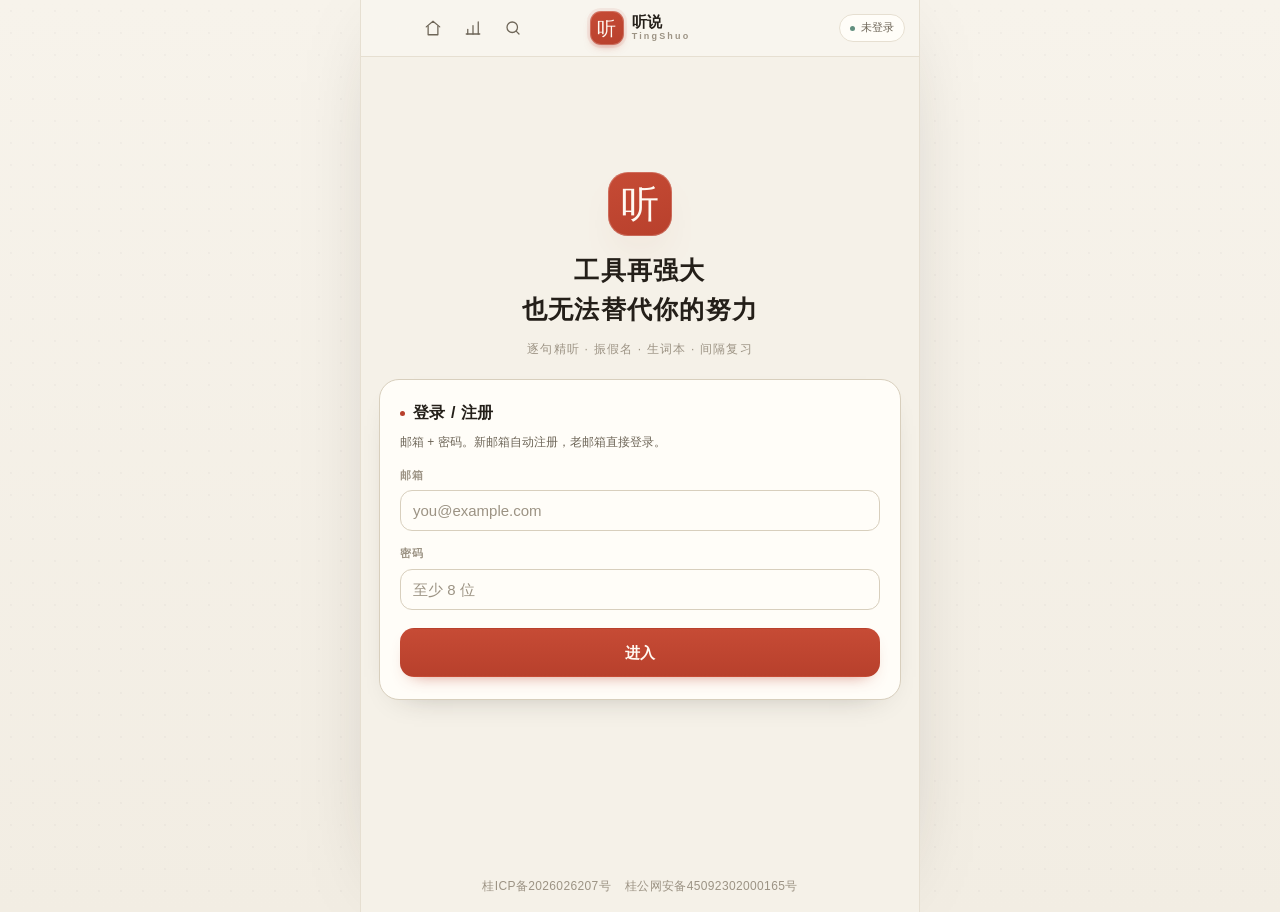
<file: web/index.html>
<!DOCTYPE html>
<html lang="zh-CN">
<head>
<meta charset="UTF-8">
<meta name="viewport" content="width=device-width, initial-scale=1.0">
<meta name="theme-color" content="#F5F1E8">
<title>听说 TingShuo · 日语精听</title>
<link rel="icon" type="image/svg+xml" href="favicon.svg">
<link rel="alternate icon" href="favicon.ico">
<link rel="icon" type="image/png" sizes="32x32" href="favicon-32.png">
<link rel="apple-touch-icon" href="apple-touch-icon.png">
<link rel="stylesheet" href="css/style.css">
</head>
<body>
<div class="frame">
  <header>
    <div class="hdr-side">
      <button class="nav-btn" id="nav-back" title="返回" aria-label="返回" aria-hidden="true" tabindex="-1">
        <svg viewBox="0 0 24 24" width="18" height="18" fill="none" stroke="currentColor" stroke-width="1.8" stroke-linecap="round" stroke-linejoin="round"><path d="m15 18-6-6 6-6"/></svg>
      </button>
      <button class="nav-btn" id="nav-home" title="首页" aria-label="首页">
        <svg viewBox="0 0 24 24" width="18" height="18" fill="none" stroke="currentColor" stroke-width="1.7" stroke-linecap="round" stroke-linejoin="round"><path d="M3 10.5 12 3l9 7.5"/><path d="M5.5 9.5V21h13V9.5"/></svg>
      </button>
      <button class="nav-btn" id="nav-study" title="学习足迹" aria-label="学习足迹">
        <svg viewBox="0 0 24 24" width="18" height="18" fill="none" stroke="currentColor" stroke-width="1.7" stroke-linecap="round" stroke-linejoin="round"><path d="M5 20v-6"/><path d="M12 20V9"/><path d="M19 20V4"/><path d="M3 20h18"/></svg>
      </button>
      <button class="nav-btn" id="nav-dict" title="查词" aria-label="查词">
        <svg viewBox="0 0 24 24" width="18" height="18" fill="none" stroke="currentColor" stroke-width="1.7" stroke-linecap="round" stroke-linejoin="round"><circle cx="11" cy="11" r="7"/><path d="m20 20-3.5-3.5"/></svg>
      </button>
    </div>
    <div class="brand">
      <span class="brand-seal">听</span>
      <span class="brand-name">听说<em>TingShuo</em></span>
    </div>
    <div class="hdr-side right">
      <span class="s" id="userchip">未登录</span>
      <button class="nav-btn text" id="logout-btn" style="display:none" title="登出">退出</button>
    </div>
  </header>

  <!-- 登录 -->
  <section class="screen on" id="sc-login">
    <div class="login-wrap">
      <div class="login-hero">
        <div class="login-seal">听</div>
        <h1>工具再强大<br>也无法替代你的努力</h1>
        <p>逐句精听 · 振假名 · 生词本 · 间隔复习</p>
      </div>
      <div class="card login-card">
        <h2>登录 / 注册</h2>
        <p class="hint">邮箱 + 密码。新邮箱自动注册，老邮箱直接登录。</p>
        <div class="field">
          <label class="field-label" for="login-email">邮箱</label>
          <input id="login-email" placeholder="you@example.com" autocomplete="username">
        </div>
        <div class="field">
          <label class="field-label" for="login-pass">密码</label>
          <input id="login-pass" type="password" placeholder="至少 8 位" autocomplete="current-password">
        </div>
        <button class="btn accent" id="login-btn">进入</button>
        <div class="err" id="login-err"></div>
      </div>
    </div>
  </section>

  <!-- 首页/状态 -->
  <section class="screen" id="sc-home">
    <div class="card" id="gen-status-card" style="display:none">
      <h2>生成任务</h2>
      <p class="hint" id="gen-status-text"></p>
      <button class="btn accent" id="gen-status-btn">查看进度</button>
    </div>

    <div class="card hero">
      <div class="hero-top">
        <div>
          <span class="hero-overline">DAILY LESSON</span>
          <h2>今日课程</h2>
        </div>
        <div class="hero-date">
          <span class="bignum" id="lesson-date">—</span>
          <span class="hero-date-label">今日</span>
        </div>
      </div>
      <span class="status-chip" id="lesson-chip">未创建</span>
      <p class="hint" id="lesson-desc">还没有今天的课程。1 个词也可以生成一课。</p>
      <button class="btn accent" id="home-main-btn">创建今日课程</button>
      <button class="btn ghost" id="home-new-btn" style="display:none">✎ 新建词单（重做今日）</button>
      <div class="err" id="home-err"></div>
    </div>

    <div class="card review-card" id="review-card" style="display:none">
      <h2>复习</h2>
      <p class="hint" id="review-desc">有句子需要复习</p>
      <button class="btn accent" id="review-btn">开始复习</button>
    </div>

    <div class="card study-card">
      <h2>背词</h2>
      <p class="hint" id="wordstudy-desc">提交过的词单会自动累积到这里。</p>
      <div class="row2 action-row">
        <button class="btn ghost" id="ws-due-btn">复习</button>
        <button class="btn accent" id="ws-new-btn">新学</button>
      </div>
      <a class="text-link" href="#" id="lib-link">进入生词库 <span>→</span></a>
    </div>

    <div class="card">
      <h2>历史课程</h2>
      <div id="history-list"></div>
    </div>

    <div class="home-grid">
      <div class="card lib-tile">
        <span class="lib-ic ic-accent" aria-hidden="true"><svg viewBox="0 0 24 24" fill="none" stroke="currentColor" stroke-width="1.7" stroke-linecap="round" stroke-linejoin="round"><path d="M4 19.5A2.5 2.5 0 0 1 6.5 17H20"/><path d="M6.5 2H20v20H6.5A2.5 2.5 0 0 1 4 19.5v-15A2.5 2.5 0 0 1 6.5 2z"/></svg></span>
        <div class="lib-main">
          <h2>生词本</h2>
          <p class="hint" id="nb-desc">按目录浏览导入的生词与例句。</p>
        </div>
        <button class="btn ghost compact-btn" id="home-nb-btn" aria-label="浏览生词本">浏览 <span class="lib-go">→</span></button>
      </div>

      <div class="card lib-tile">
        <span class="lib-ic ic-jade" aria-hidden="true"><svg viewBox="0 0 24 24" fill="none" stroke="currentColor" stroke-width="1.7" stroke-linecap="round" stroke-linejoin="round"><path d="M4 14v-2a8 8 0 0 1 16 0v2"/><rect x="2.5" y="13" width="4" height="6.5" rx="2"/><rect x="17.5" y="13" width="4" height="6.5" rx="2"/></svg></span>
        <div class="lib-main">
          <h2>课文本</h2>
          <p class="hint" id="rec-desc">跟着原声课文背诵（第 5—9 课）。</p>
        </div>
        <button class="btn ghost compact-btn" id="home-rec-btn" aria-label="打开课文本">打开 <span class="lib-go">→</span></button>
      </div>

      <div class="card lib-tile">
        <span class="lib-ic ic-gold" aria-hidden="true"><svg viewBox="0 0 24 24" fill="none" stroke="currentColor" stroke-width="1.7" stroke-linecap="round" stroke-linejoin="round"><path d="m12 3 9 5-9 5-9-5 9-5Z"/><path d="m3 12 9 5 9-5"/><path d="m3 16.5 9 5 9-5"/></svg></span>
        <div class="lib-main">
          <h2>语法本</h2>
          <p class="hint" id="gra-desc">按课查看语法点与例句，联动课文本与生词本。</p>
        </div>
        <button class="btn ghost compact-btn" id="home-gra-btn" aria-label="打开语法本">打开 <span class="lib-go">→</span></button>
      </div>

      <div class="card lib-tile">
        <span class="lib-ic ic-accent" aria-hidden="true"><svg viewBox="0 0 24 24" fill="none" stroke="currentColor" stroke-width="1.7" stroke-linecap="round" stroke-linejoin="round"><circle cx="12" cy="12" r="9"/><path d="M3 12h18"/><path d="M12 3a15 15 0 0 1 0 18a15 15 0 0 1 0-18Z"/></svg></span>
        <div class="lib-main">
          <h2>生词本资源</h2>
          <p class="hint" id="nbres-desc">大家共享的生词本，可只读收藏或复制收藏。</p>
        </div>
        <button class="btn ghost compact-btn" id="home-nbres-btn" aria-label="逛逛生词本资源">逛逛 <span class="lib-go">→</span></button>
      </div>

      <div class="card lib-tile wide">
        <span class="lib-ic ic-ink" aria-hidden="true"><svg viewBox="0 0 24 24" fill="none" stroke="currentColor" stroke-width="1.7" stroke-linecap="round" stroke-linejoin="round"><ellipse cx="12" cy="5" rx="8" ry="3"/><path d="M4 5v14c0 1.7 3.6 3 8 3s8-1.3 8-3V5"/><path d="M4 12c0 1.7 3.6 3 8 3s8-1.3 8-3"/></svg></span>
        <div class="lib-main">
          <h2>本地音频缓存</h2>
          <p class="hint" id="cache-desc">尚未缓存音频，播放过的句子会自动存到本地。</p>
        </div>
        <button class="btn ghost compact-btn" id="cache-clear-btn">清理</button>
      </div>
    </div>

    <details class="card flow">
      <summary>使用流程</summary>
      <p class="hint">① 粘贴今天的词单（哪怕 1 个词也行，推荐每天 20 个）→ ② AI 生成材料（约 2—5 分钟）→
      ③ 一键配音（Azure TTS，逐句生成）→ ④ 点句播放、看振り仮名跟读。</p>
    </details>
  </section>

  <!-- 查词 -->
  <section class="screen" id="sc-dict">
    <div class="card dict-hero">
      <div class="card-head">
        <h2>查词</h2>
        <span class="status-chip" id="dict-mode-chip" style="display:none">中文反查</span>
      </div>
      <div class="dict-search-row">
        <div class="dict-input-wrap">
          <svg viewBox="0 0 24 24" fill="none" stroke="currentColor" stroke-width="1.8" stroke-linecap="round" stroke-linejoin="round" aria-hidden="true"><circle cx="11" cy="11" r="7"/><path d="m20 20-3.5-3.5"/></svg>
          <input id="dict-q" placeholder="日语或中文，如 部屋 / 房间" autocomplete="off" autocapitalize="off" spellcheck="false" enterkeyhint="search">
        </div>
        <button class="btn accent" id="dict-go">查</button>
      </div>
      <p class="hint">支持原形、变形与假名；中文可反查；词典未收录的词可让 AI 生成。</p>
    </div>
    <div class="card dict-idle" id="dict-idle">
      <p class="dict-idle-title">查一个日语词</p>
      <p class="hint">读音、中文释义与例句一站看全，还能直接加入生词本。</p>
      <div class="dict-chips" id="dict-chips">
        <button type="button" data-q="部屋">部屋</button>
        <button type="button" data-q="勉強">勉強</button>
        <button type="button" data-q="ありがとう">ありがとう</button>
        <button type="button" data-q="房间">房间</button>
      </div>
    </div>
    <div id="dict-results"></div>
  </section>

  <!-- 学习足迹 -->
  <section class="screen" id="sc-study">
    <div class="card st-hero">
      <div class="st-hero-copy">
        <span class="hero-overline">STUDY TRACE</span>
        <h2>学习足迹</h2>
        <p class="hint" id="st-today-line">今天还没有开始学习</p>
        <div class="st-chips">
          <span class="st-chip"><b id="st-streak">0</b><i>天连续</i></span>
          <span class="st-chip"><b id="st-best">0</b><i>天最佳</i></span>
        </div>
        <span class="status-chip" id="st-today-chip">今日目标 15 分钟</span>
      </div>
      <div class="st-ringwrap lg">
        <svg class="st-ring" viewBox="0 0 96 96" aria-hidden="true">
          <circle class="st-ring-bg" cx="48" cy="48" r="40"></circle>
          <circle class="st-ring-fg" cx="48" cy="48" r="40"></circle>
        </svg>
        <div class="st-ringtxt"><b id="st-ring-pct">0%</b><span id="st-ring-label">目标 15 分钟</span></div>
      </div>
    </div>

    <div class="card">
      <h2>每日目标</h2>
      <p class="hint">选一个每天能坚持的时长，达标后圆环点亮。</p>
      <div class="st-goal-chips" id="st-goals"></div>
    </div>

    <div class="card">
      <div class="card-head"><h2>本周</h2><span class="hint" id="st-week-total"></span></div>
      <div class="st-week" id="st-week"></div>
      <p class="hint" id="st-week-note" style="margin-top:8px"></p>
    </div>

    <div class="card">
      <div class="card-head"><h2>学习日历</h2><span class="hint" id="st-cal-total"></span></div>
      <div class="st-seg" role="tablist">
        <button class="on" id="st-view-month" type="button">月历</button>
        <button id="st-view-year" type="button">年视图</button>
      </div>
      <div class="st-cal-nav">
        <button class="st-navbtn" id="st-prev" type="button" aria-label="上一页">‹</button>
        <b id="st-cal-title"></b>
        <button class="st-navbtn" id="st-next" type="button" aria-label="下一页">›</button>
        <button class="st-todaybtn" id="st-today" type="button">今天</button>
      </div>
      <div id="st-cal"></div>
      <div class="st-legend">
        <span>少</span><i class="lv1"></i><i class="lv2"></i><i class="lv3"></i><i class="lv4"></i><i class="lv5"></i><span>多</span>
        <span class="st-legend-note">· 每格 = 一天，点格子看明细</span>
      </div>
    </div>

    <div class="card" id="st-day-card" hidden></div>

    <div class="card">
      <div class="card-head"><h2>累计</h2><span class="hint" id="st-total-hint"></span></div>
      <div class="st-total">
        <div><b id="st-total-hours">0</b><i>小时</i></div>
        <div class="st-total-split">
          <span>主动学习 <b id="st-total-active">0</b></span>
          <span>听力 <b id="st-total-listen">0</b></span>
        </div>
      </div>
      <div class="st-milebar"><div id="st-milebar-fill"></div></div>
      <p class="hint" id="st-next-mile" style="margin-top:8px"></p>
    </div>

    <div class="card">
      <h2>里程碑</h2>
      <div class="st-miles" id="st-miles"></div>
    </div>

    <details class="card flow">
      <summary>学习时长怎么算？</summary>
      <p class="hint">只统计打开着、且在用的学习页面：后台、锁屏、切到别的窗口都不计。<br>
      连续 2 分钟没有操作、也没有播放音频，会自动暂停计时。<br>
      听音频时记作「听力」，其余记作「主动」；单日听力最多 3 小时，全天最多 8 小时。<br>
      一天累计满 5 分钟算一个学习日；每 7 天允许 1 天休息，不打断连续天数。<br>
      电脑和手机同时使用不会重复计时。</p>
    </details>
  </section>

  <!-- 词单 -->
  <section class="screen" id="sc-create">
    <div class="card">
      <h2>今天的词单</h2>
      <p class="hint">每行一词：<code>单词｜读音｜词性｜中文</code>（读音可空）。重点词标 <code>★</code>（材料中出现 2 次）。</p>
      <textarea id="words-input" placeholder="精算｜せいさん｜名詞｜一起结账 ★&#10;駅｜えき｜名詞｜车站"></textarea>
      <div class="textarea-foot"><span class="hint" id="words-count">0 词</span></div>
      <div class="field-label" style="margin-top:14px">生成模式</div>
      <div class="modebar" style="margin-top:6px">
        <button id="mode-full" class="on">句子模式</button>
        <button id="mode-phrases">短语模式</button>
      </div>
      <p class="hint" id="mode-desc" style="margin:6px 0 0">对话 + 短文：每个词自然出现在有场景的完整句子里（约 3—5 分钟）</p>
      <div class="row2 field-row">
        <div class="field">
          <span>难度</span>
          <select id="sel-level"><option>N5</option><option selected>N4</option><option>N3</option></select>
        </div>
        <div class="field">
          <span>朗读音色</span>
          <select id="sel-voice"><option value="Nanami" selected>Nanami（女声）</option><option value="Keita">Keita（男声）</option></select>
        </div>
      </div>
      <button class="btn accent" id="submit-words-btn">提交并生成材料</button>
      <div class="row2 action-row">
        <button class="btn ghost" id="open-picker-btn">从生词库选词</button>
        <button class="btn ghost" id="fill-sample-btn">填入示例 20 词</button>
      </div>
      <div class="err" id="create-err"></div>
    </div>
  </section>

  <!-- 生成中 -->
  <section class="screen" id="sc-gen">
    <div class="card gen-note">
      <h2 id="gen-title">材料生成中</h2>
      <div class="spinner"></div>
      <p class="hint" id="gen-note">正在用大模型围绕你的词单写对话和短文，通常需要 2—5 分钟。<br>请不要关闭本页。</p>
      <p class="hint" id="gen-step"></p>
      <div class="preview" id="gen-preview"></div>
      <div class="log" id="gen-log"></div>
      <div class="err" id="gen-err"></div>
      <button class="btn accent" style="display:none" id="gen-retry">↻ 重新生成</button>
      <button class="btn ghost" style="display:none" id="gen-back">返回修改词单</button>
    </div>
  </section>

  <!-- 学习 -->
  <section class="screen" id="sc-learn">
    <div class="modebar">
      <button id="md-normal" class="on">跟读</button>
      <button id="md-blind">盲听</button>
      <button id="md-zh">译文</button>
      <button id="md-rt" class="on">假名</button>
      <button id="md-fav">★ 收藏</button>
    </div>
    <div class="viewbar">
      <button id="vw-words">生词模式</button>
      <button id="vw-phrases">短语模式</button>
      <button id="vw-full" class="on">句子模式</button>
    </div>
    <div class="tabs" id="mat-tabs"></div>
    <div class="row2 learn-actions" style="margin-bottom:10px">
      <button class="btn ghost" id="play-all-btn">▶ 整段连播</button>
      <button class="btn ghost" id="pod-btn" title="本课中日双语播客">🎙 播客</button>
      <button class="btn accent" id="tts-btn">为全部句子配音</button>
    </div>
    <div class="card pod-panel" id="pod-panel" hidden>
      <div class="pod-head">
        <span class="pod-title" id="pod-title">本课播客 · 思思 & xudong</span>
        <span class="pod-state" id="pod-state"></span>
        <span style="flex:1"></span>
        <button class="btn ghost" id="pod-gen">生成播客</button>
        <button class="btn ghost" id="pod-close">收起</button>
      </div>
      <div class="pod-bar">
        <button class="btn ghost" id="pod-play">▶</button>
        <select id="pod-rate" title="倍速">
          <option value="0.8">0.8x</option>
          <option value="1" selected>1.0x</option>
          <option value="1.2">1.2x</option>
        </select>
        <span id="pod-time">0:00 / 0:00</span>
      </div>
      <div class="pod-sub" id="pod-sub"></div>
      <div class="pod-log" id="pod-log" hidden></div>
      <div class="pod-list" id="pod-list"></div>
    </div>
    <div class="sents" id="sents"></div>
    <p class="hint" id="learn-hint" style="margin-top:12px"></p>
  </section>
  <!-- 复习 -->
  <section class="screen" id="sc-review">
    <div id="review-content"></div>
  </section>
  <!-- 生词库 -->
  <section class="screen" id="sc-library">
    <div class="card lib-search-card">
      <div class="lib-search-row">
        <svg viewBox="0 0 24 24" fill="none" stroke="currentColor" stroke-width="1.8" stroke-linecap="round" stroke-linejoin="round" aria-hidden="true"><circle cx="11" cy="11" r="7"/><path d="m20 20-3.5-3.5"/></svg>
        <input id="lib-search" placeholder="搜索单词 / 读音 / 含义" autocomplete="off" autocapitalize="off" spellcheck="false" enterkeyhint="search">
      </div>
    </div>
    <div class="sents" id="lib-list"></div>
    <p class="hint" id="lib-hint" style="margin-top:12px"></p>
  </section>
  <!-- 背词 -->
  <section class="screen" id="sc-wordstudy">
    <div id="wordstudy-content"></div>
  </section>
  <!-- 生词本 -->
  <section class="screen" id="sc-aiask">
    <div class="card" style="padding:10px 12px" id="ai-ctx"></div>
    <div id="ai-msgs"></div>
    <div class="ai-inputcard">
      <input id="ai-q" maxlength="500" placeholder="关于这句想问什么？" />
      <div class="ai-inputfoot">
        <button id="ai-send" class="ai-sendbtn" title="发送">↑</button>
      </div>
    </div>
  </section>

  <section class="screen" id="sc-notebook">
    <div class="nb-headpin" id="nb-headpin">
    <div class="nb-tabs" id="nb-tabs">
      <button class="nb-tab on" id="nb-tab-mine" type="button">
        <b>我的生词本</b><span class="nb-tab-sub" id="nb-tab-mine-sub"></span>
      </button>
      <button class="nb-tab" id="nb-tab-fav" type="button">
        <b>收藏生词本</b><span class="nb-tab-sub" id="nb-tab-fav-sub"></span>
      </button>
      <button class="nb-tab nb-tab-add" id="nb-tab-add" type="button" title="新建生词本">＋</button>
    </div>
    <div class="card nb-strip" id="nb-strip">
      <div class="nb-strip-main">
        <div class="nb-strip-row1">
          <select id="nbp-nb" class="nb-strip-select" aria-label="切换生词本"></select>
          <b id="nb-strip-name" hidden>生词本</b>
          <span id="nb-strip-badge"></span>
        </div>
        <div class="nb-strip-row2" id="nb-strip-text"></div>
      </div>
      <div class="nb-strip-btns">
        <button class="btn ghost" id="nb-share-back" type="button" hidden>← 资源</button>
        <button class="btn ghost nb-share-btn" id="nb-share-btn" type="button" title="把这个生词本共享给所有人">共享</button>
        <span class="nb-tool-sep" id="nb-tool-sep"></span>
        <button class="btn ghost nb-icon" id="nb-pod-btn" title="用本单元的词和句子生成播客" aria-label="生成播客">
          <svg viewBox="0 0 24 24" fill="none" stroke="currentColor" stroke-width="1.7" stroke-linecap="round" stroke-linejoin="round"><rect x="9" y="3" width="6" height="11" rx="3"/><path d="M5 11a7 7 0 0 0 14 0"/><path d="M12 18v3"/><path d="M9 21h6"/></svg>
        </button>
        <button class="btn ghost nb-icon" id="nb-lpod-btn" title="本课播客（可后退 / 前进 10 秒）" aria-label="本课播客" hidden>
          <svg viewBox="0 0 24 24" fill="none" stroke="currentColor" stroke-width="1.7" stroke-linecap="round" stroke-linejoin="round"><path d="M4 14v-2a8 8 0 0 1 16 0v2"/><rect x="2.5" y="14.5" width="4" height="7" rx="1.8"/><rect x="17.5" y="14.5" width="4" height="7" rx="1.8"/></svg>
        </button>
        <button class="btn ghost nb-icon" id="nb-copy-btn" title="复制本单元全部词和句子" aria-label="复制本单元">
          <svg viewBox="0 0 24 24" fill="none" stroke="currentColor" stroke-width="1.7" stroke-linecap="round" stroke-linejoin="round"><rect x="9" y="9" width="10" height="10" rx="2"/><path d="M5 15V5a2 2 0 0 1 2-2h8"/></svg>
        </button>
        <button class="btn ghost nb-icon" id="nb-export-btn" title="导出本单元词和句子（txt + csv）" aria-label="导出本单元">
          <svg viewBox="0 0 24 24" fill="none" stroke="currentColor" stroke-width="1.7" stroke-linecap="round" stroke-linejoin="round"><path d="M12 3v11"/><path d="m7 10 5 5 5-5"/><path d="M5 21h14"/></svg>
        </button>
        <button class="btn ghost nb-icon nb-test" id="nb-test-btn" title="测试本目录全部词（句子挖空为主）" aria-label="测试本目录">测</button>
        <button class="btn ghost nb-icon" id="nb-gra-btn" title="本课语法点与例句" aria-label="本课语法" hidden>法</button>
        <div class="nb-play-group" id="nb-play-group">
          <button class="btn ghost nb-icon" id="nb-play-cfg" title="播放设置" aria-label="播放设置">
            <svg viewBox="0 0 24 24" fill="none" stroke="currentColor" stroke-width="1.7" stroke-linecap="round" stroke-linejoin="round"><path d="M4 7h10"/><path d="M18 7h2"/><circle cx="16" cy="7" r="2"/><path d="M4 17h4"/><path d="M12 17h8"/><circle cx="10" cy="17" r="2"/></svg>
          </button>
          <button class="btn accent" id="nb-play-all" title="按设置连播本目录全部词与例句">▶ 全播</button>
          <button class="btn ghost nb-icon nb-kbd" id="nb-kbd-btn" type="button" aria-label="键盘快捷键说明">
            <svg viewBox="0 0 24 24" fill="none" stroke="currentColor" stroke-width="1.7" stroke-linecap="round" stroke-linejoin="round"><rect x="2.5" y="6" width="19" height="12" rx="2.5"/><path d="M6 10h.01M9 10h.01M12 10h.01M15 10h.01M18 10h.01M6 14h.01M18 14h.01M9 14h6"/></svg>
            <span class="nb-kbd-pop" role="tooltip">
              <span class="nb-kbd-row"><kbd>←</kbd><kbd>↑</kbd><em>上一个</em></span>
              <span class="nb-kbd-row"><kbd>→</kbd><kbd>↓</kbd><em>下一个</em></span>
              <span class="nb-kbd-row"><kbd class="wide">空格</kbd><em>暂停 / 继续</em></span>
              <span class="nb-kbd-note">全播时生效</span>
            </span>
          </button>
        </div>
      </div>
    </div>
    <div id="lpod-slot-nb"></div>
    </div>
    <!-- 目录选择面板紧跟横条：播客面板可能很高（生成中日志+几百行列表），
         放在它下面时点"更换"弹出来的面板在屏幕外，看着像没反应（2026-11-04 报障） -->
    <div class="card nb-pickpanel" id="nbp-panel" hidden>
      <div class="nb-pickrow" id="nbp-statrow">
        <span class="nb-pickstat" id="nbp-stat"></span>
        <button class="nb-mini-add" id="nbp-new-dir" type="button" title="新建目录">＋目录</button>
      </div>
      <div class="nb-picklist" id="nbp-list"></div>
    </div>
    <div class="card nb-sharepanel" id="nb-sharepanel" hidden>
      <div id="nb-share-body"></div>
    </div>
    <div id="pod-slot-nb"></div>
    <div class="card nb-nowbar" id="nb-nowbar" hidden>
      <span id="nb-now-text"></span>
      <span class="nb-now-btns">
        <button class="btn ghost nb-now-cfg" id="nb-now-cfg" title="播放设置" aria-label="播放设置">
          <svg viewBox="0 0 24 24" fill="none" stroke="currentColor" stroke-width="1.7" stroke-linecap="round" stroke-linejoin="round"><path d="M4 7h10"/><path d="M18 7h2"/><circle cx="16" cy="7" r="2"/><path d="M4 17h4"/><path d="M12 17h8"/><circle cx="10" cy="17" r="2"/></svg>
        </button>
        <button class="btn ghost" id="nb-now-pause">⏸ 暂停</button>
        <button class="btn ghost" id="nb-now-stop">■ 停止</button>
      </span>
    </div>
    <div class="sents" id="nb-words"></div>
    <p class="hint" id="nb-hint" style="margin-top:12px"></p>
  </section>

  <!-- 生词本资源：大家共享出来的生词本 -->
  <section class="screen" id="sc-nbres">
    <div class="card nbres-head">
      <h2>生词本资源</h2>
      <p class="hint">大家共享出来的生词本。<b>只读收藏</b>跟着原作者更新；<b>复制收藏</b>得到一份独立的副本，可自由修改。</p>
    </div>
    <div id="nbres-list"></div>
    <p class="hint" id="nbres-hint" style="margin-top:12px"></p>
  </section>

  <!-- 语法本 -->
  <section class="screen" id="sc-grammar">
    <div class="card" id="gra-list-card">
      <h2>语法本</h2>
      <p class="hint">按教材课次整理「语法解释」与「表达扩展」。例句与词表可发音；已出现在课文本/生词本里的例句会带「原声」「生词本」入口。</p>
      <div class="gra-books" id="gra-books" role="tablist">
        <button class="gra-book" data-book="初级上">初级上</button>
        <button class="gra-book" data-book="初级下">初级下</button>
        <button class="gra-book" data-book="中级上">中级上</button>
        <button class="gra-book" data-book="中级下">中级下</button>
        <button class="gra-book" data-book="高级">高级</button>
      </div>
      <button class="gra-quiz-entry" id="gra-quiz-random">
        <span class="gra-quiz-entry-main">
          <b>综合测验 · 随机 20 题</b>
          <span class="hint">全书随机抽题，点选即判分</span>
        </span>
        <span class="gra-quiz-entry-go">开始 →</span>
      </button>
      <div id="gra-list"></div>
    </div>
    <div id="gra-lesson" hidden>
      <button class="btn ghost gra-back" id="gra-back-list">← 课列表</button>
      <div id="gra-detail"></div>
    </div>
  </section>

  <!-- 语法测验 -->
  <section class="screen" id="sc-quiz">
    <div class="card quiz-head">
      <div class="quiz-head-top">
        <h2 id="quiz-title">语法测验</h2>
        <span class="quiz-count" id="quiz-count"></span>
      </div>
      <div class="quiz-bar"><div id="quiz-bar-fill"></div></div>
    </div>
    <div id="quiz-body"></div>
  </section>

  <!-- 课文本列表 -->
  <section class="screen" id="sc-recite">
    <div class="card">
      <h2>课文本</h2>
      <p class="hint">练口语课文原声。选一课：听读、背诵、听写、选角色对戏，或用消失术、中译日、通关赛挑战记忆。</p>
      <div class="tabs rec-tabs" id="rec-tabs">
        <button data-tab="text" class="on">课文</button>
        <button data-tab="listen">听力训练</button>
      </div>
      <div id="rec-list"></div>
      <div id="lis-list" hidden></div>
      <p class="hint" id="rec-list-hint" style="margin-top:12px"></p>
    </div>
  </section>

  <!-- 课文本练习 -->
  <section class="screen" id="sc-recite-play">
    <div class="card rec-head">
      <div class="rec-head-top">
        <h2 id="rec-title">—</h2>
        <div class="rec-head-tools">
          <select id="rec-rate" class="rec-speed" aria-label="播放速度">
            <option value="0.5">0.5×</option>
            <option value="0.75">0.75×</option>
            <option value="1" selected>1×</option>
            <option value="1.25">1.25×</option>
            <option value="1.5">1.5×</option>
          </select>
          <button class="btn ghost rec-gra-btn" id="rec-gra-btn" title="本课语法点与例句" aria-label="本课语法点与例句" hidden>
            <svg viewBox="0 0 24 24" fill="none" stroke="currentColor" stroke-width="1.7" stroke-linecap="round" stroke-linejoin="round"><path d="M4 19.5A2.5 2.5 0 0 1 6.5 17H20"/><path d="M6.5 2H20v20H6.5A2.5 2.5 0 0 1 4 19.5v-15A2.5 2.5 0 0 1 6.5 2z"/></svg>
          </button>
        </div>
      </div>
      <div class="modebar rec-modes" id="rec-modes">
        <button data-mode="read" class="on">听读</button>
        <button data-mode="recite">背诵</button>
        <button data-mode="dict">听写</button>
        <button data-mode="listen">连听</button>
        <button data-mode="role">对戏</button>
        <button data-mode="cloze">消失术</button>
        <button data-mode="zh2jp">中译日</button>
        <button data-mode="run">通关赛</button>
      </div>
      <p class="hint" id="rec-mode-desc"></p>
    </div>
    <div id="rec-lines"></div>
    <div id="rec-focus" hidden></div>
    <div class="rec-player" id="rec-player" hidden>
      <div class="rec-bar"><div id="rec-bar-fill"></div></div>
      <div class="rec-ctrls">
        <button class="rec-btn" id="rec-prev" aria-label="上一句">⏮</button>
        <button class="rec-btn main" id="rec-play" aria-label="播放">▶</button>
        <button class="rec-btn" id="rec-repeat" aria-label="重播本句">↻</button>
        <button class="rec-btn" id="rec-next" aria-label="下一句">⏭</button>
      </div>
    </div>
  </section>

  <!-- 听力训练练习 -->
  <section class="screen" id="sc-listen-play">
    <div class="card rec-head">
      <div class="rec-head-top">
        <h2 id="lis-title">—</h2>
        <span class="rec-item-meta" id="lis-meta"></span>
      </div>
      <p class="hint">按大题播放录音并作答，提交后判分、揭晓原文。点原文任意一句可重听该句。</p>
    </div>
    <div id="lis-sections"></div>
  </section>

  <footer class="site-footer">
    <a href="https://beian.miit.gov.cn/" target="_blank" rel="noopener noreferrer">桂ICP备2026026207号</a>
    <a href="https://beian.mps.gov.cn/#/query/webSearch?code=45092302000165" target="_blank" rel="noopener noreferrer">桂公网安备45092302000165号</a>
  </footer>
</div>
<!-- 生词库选词层（创建课程页用） -->
<div class="picker-mask" id="picker-mask" style="display:none">
  <div class="picker card">
    <h2>从生词库选词</h2>
    <input id="picker-search" placeholder="搜索单词 / 读音 / 含义">
    <div class="picker-list" id="picker-list"></div>
    <button class="btn accent" id="picker-ok">加入词单</button>
    <button class="btn ghost" id="picker-cancel-btn">取消</button>
  </div>
</div>
<div class="picker-mask nb-cfg-mask" id="nb-cfg-mask" style="display:none">
  <div class="picker card nb-cfg">
    <h2>播放设置</h2>
    <p class="nb-cfg-sub">单词与例句的朗读节奏</p>
    <section class="cfg-group">
      <div class="cfg-group-title">单词</div>
      <div class="cfg-fields">
        <label class="cfg-field"><span>播放次数</span><input type="number" id="cfg-word" min="1" max="99" value="2"></label>
        <label class="cfg-field"><span>间隔（秒）</span><input type="number" id="cfg-wgap" min="0" max="10" value="1"></label>
        <label class="cfg-field"><span>倍速</span><select id="cfg-wrate" class="cfg-rate">
          <option value="0.5">0.5×</option>
          <option value="0.6">0.6×</option>
          <option value="0.7">0.7×</option>
          <option value="0.75">0.75×</option>
          <option value="0.8">0.8×</option>
          <option value="0.9">0.9×</option>
          <option value="1" selected>1×</option>
          <option value="1.1">1.1×</option>
          <option value="1.2">1.2×</option>
          <option value="1.25">1.25×</option>
          <option value="1.3">1.3×</option>
          <option value="1.5">1.5×</option>
          <option value="1.75">1.75×</option>
          <option value="2">2×</option>
        </select></label>
      </div>
      <label class="cfg-check"><input type="checkbox" id="cfg-wmean" checked>单词后播中文含义</label>
    </section>
    <section class="cfg-group">
      <div class="cfg-group-title">句子</div>
      <div class="cfg-fields">
        <label class="cfg-field"><span>播放次数</span><input type="number" id="cfg-sent" min="1" max="99" value="1"></label>
        <label class="cfg-field"><span>间隔（秒）</span><input type="number" id="cfg-sgap" min="0" max="10" value="1"></label>
        <label class="cfg-field"><span>倍速</span><select id="cfg-srate" class="cfg-rate">
          <option value="0.5">0.5×</option>
          <option value="0.6">0.6×</option>
          <option value="0.7">0.7×</option>
          <option value="0.75">0.75×</option>
          <option value="0.8">0.8×</option>
          <option value="0.9">0.9×</option>
          <option value="1" selected>1×</option>
          <option value="1.1">1.1×</option>
          <option value="1.2">1.2×</option>
          <option value="1.25">1.25×</option>
          <option value="1.3">1.3×</option>
          <option value="1.5">1.5×</option>
          <option value="1.75">1.75×</option>
          <option value="2">2×</option>
        </select></label>
      </div>
      <label class="cfg-check"><input type="checkbox" id="cfg-smean" checked>句子后播中文翻译</label>
    </section>
    <label class="cfg-loop">本列表循环次数<input type="number" id="cfg-loop" min="1" max="99" value="1"><span class="cfg-unit">遍</span></label>
    <p class="hint">单词按读音、例句按原文朗读；倍速同时作用于该组的中文跟读，间隔为每条音频之间的停顿秒数。</p>
    <div class="row2">
      <button class="btn accent" id="cfg-save">保存</button>
      <button class="btn ghost" id="cfg-cancel">取消</button>
    </div>
  </div>
</div>
<div class="picker-mask nb-cfg-mask" id="nb-new-mask" style="display:none">
  <div class="picker card nb-cfg nb-newmodal" role="dialog" aria-modal="true" aria-labelledby="nb-new-title">
    <h2 id="nb-new-title">新建生词本</h2>
    <p class="nb-cfg-sub" id="nb-new-sub"></p>
    <div id="nb-new-body"></div>
  </div>
</div>
<div class="card lpod" id="lpod" hidden>
  <div class="lpod-head">
    <span class="lpod-note" aria-hidden="true"><svg viewBox="0 0 24 24" fill="none" stroke="currentColor" stroke-width="1.7" stroke-linecap="round" stroke-linejoin="round"><path d="M4 14v-2a8 8 0 0 1 16 0v2"/><rect x="2.5" y="14.5" width="4" height="7" rx="1.8"/><rect x="17.5" y="14.5" width="4" height="7" rx="1.8"/></svg></span>
    <span class="lpod-title" id="lpod-title">本课播客</span>
    <span style="flex:1"></span>
    <select class="lpod-rate" id="lpod-rate" aria-label="播放速度">
      <option value="0.5">0.5×</option>
      <option value="0.75">0.75×</option>
      <option value="1" selected>1×</option>
      <option value="1.25">1.25×</option>
      <option value="1.5">1.5×</option>
      <option value="2">2×</option>
    </select>
    <button class="lpod-close" id="lpod-close" type="button" title="收起" aria-label="收起播客"><svg viewBox="0 0 24 24" fill="none" stroke="currentColor" stroke-width="1.8" stroke-linecap="round"><path d="M6.5 6.5l11 11M17.5 6.5l-11 11"/></svg></button>
  </div>
  <div class="lpod-bar">
    <button class="lpod-skip" id="lpod-back10" type="button" title="后退 10 秒" aria-label="后退 10 秒">
      <svg viewBox="0 0 24 24" fill="none" stroke="currentColor" stroke-width="1.7" stroke-linecap="round" stroke-linejoin="round"><path d="M3 12a9 9 0 1 0 9-9 9.75 9.75 0 0 0-6.74 2.74L3 8"/><path d="M3 3v5h5"/><text x="12.4" y="15" text-anchor="middle">10</text></svg>
    </button>
    <button class="lpod-play" id="lpod-play" type="button" title="播放" aria-label="播放">
      <svg class="lpod-i-play" viewBox="0 0 24 24"><path d="M9 5.7v12.6L19.4 12z" fill="currentColor"/></svg>
      <svg class="lpod-i-pause" viewBox="0 0 24 24"><rect x="7.4" y="5.4" width="3.4" height="13.2" rx="1.4" fill="currentColor"/><rect x="13.2" y="5.4" width="3.4" height="13.2" rx="1.4" fill="currentColor"/></svg>
    </button>
    <button class="lpod-skip" id="lpod-fwd10" type="button" title="前进 10 秒" aria-label="前进 10 秒">
      <svg viewBox="0 0 24 24" fill="none" stroke="currentColor" stroke-width="1.7" stroke-linecap="round" stroke-linejoin="round"><g transform="translate(24 0) scale(-1 1)"><path d="M3 12a9 9 0 1 0 9-9 9.75 9.75 0 0 0-6.74 2.74L3 8"/><path d="M3 3v5h5"/></g><text x="11.6" y="15" text-anchor="middle">10</text></svg>
    </button>
    <input type="range" class="lpod-seek" id="lpod-seek" min="0" max="1000" step="1" value="0" aria-label="播放进度">
    <span class="lpod-time" id="lpod-time">0:00 / 0:00</span>
    <audio id="lpod-audio" preload="metadata"></audio>
  </div>
</div>
<script src="js/ruby-splits.js"></script>
<script src="js/app.js"></script>
</body>
</html>
</file>
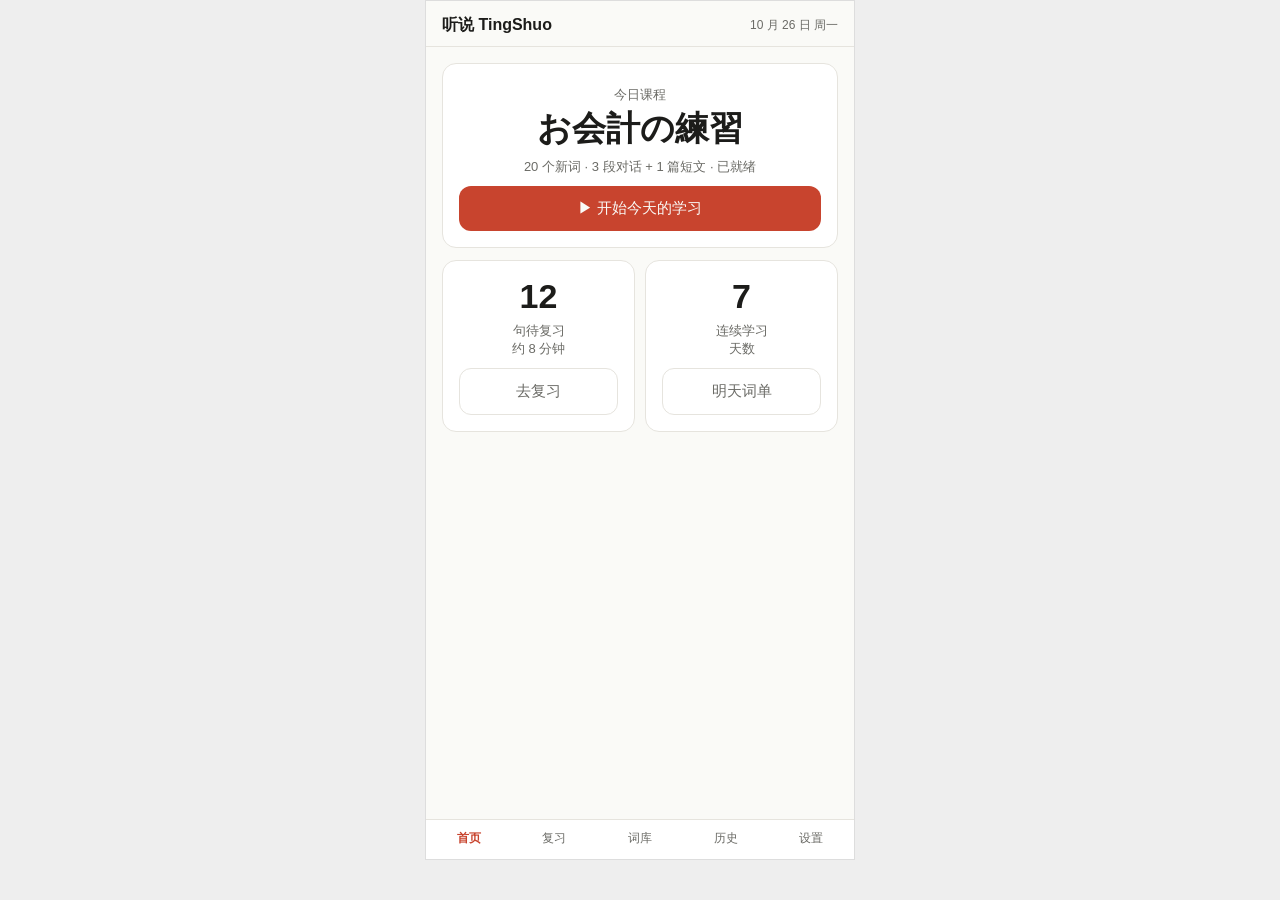
<file: docs/prototype/TingShuo-手册驱动全流程原型.html>
<!DOCTYPE html>
<html lang="zh-CN">
<head>
<meta charset="UTF-8">
<meta name="viewport" content="width=device-width, initial-scale=1.0">
<title>听说 TingShuo · 手册驱动全流程原型</title>
<style>
  /* ===== Tokens（纸白墨黑 · 课本）===== */
  :root { --bg:#FAFAF7; --surface:#FFF; --ink:#1C1C1A; --ink2:#6B6B66; --line:#E6E4DE;
          --accent:#C8442E; --soft:#C8442E14; --ok:#3E7A4E;
          --serif:"Hiragino Mincho ProN","Yu Mincho","Noto Serif JP",serif;
          --sans:-apple-system,"Segoe UI","Noto Sans JP","PingFang SC",sans-serif; }
  * { margin:0; padding:0; box-sizing:border-box; }
  body { background:#EEE; font-family:var(--sans); color:var(--ink);
         display:flex; justify-content:center; }
  .frame { width:100%; max-width:430px; min-height:860px; background:var(--bg);
           border:1px solid #DDD; display:flex; flex-direction:column; }
  .screen { display:none; flex:1; flex-direction:column; }
  .screen.on { display:flex; }

  /* 顶栏 / 底部导航 */
  .top { padding:14px 16px 10px; border-bottom:1px solid var(--line); display:flex;
         justify-content:space-between; align-items:center; }
  .top .t { font-size:16px; font-weight:700; }
  .top .s { font-size:12px; color:var(--ink2); }
  .tabs { display:flex; border-top:1px solid var(--line); background:var(--surface); }
  .tabs button { flex:1; padding:10px 0 12px; font-size:12px; border:none; background:none;
                 color:var(--ink2); cursor:pointer; }
  .tabs button.on { color:var(--accent); font-weight:600; }

  /* 通用 */
  .body { padding:16px; flex:1; }
  .card { background:var(--surface); border:1px solid var(--line); border-radius:14px;
          padding:16px; margin-bottom:12px; }
  .btn { display:block; width:100%; padding:13px; border:none; border-radius:12px;
         background:var(--ink); color:var(--bg); font-size:15px; cursor:pointer; margin-top:10px; }
  .btn.accent { background:var(--accent); }
  .btn.ghost { background:none; color:var(--ink2); border:1px solid var(--line); }
  .hint { font-size:12px; color:var(--ink2); line-height:1.7; }
  .big-num { font-size:34px; font-weight:700; }

  /* 首页 */
  .home-hero { display:flex; gap:10px; }
  .home-hero .card { flex:1; margin:0; text-align:center; }
  .lesson-state { font-size:13px; color:var(--ink2); margin:6px 0 2px; }

  /* 词单输入 */
  textarea { width:100%; height:150px; font-family:var(--serif); font-size:14px; padding:10px;
             border:1px solid var(--line); border-radius:10px; background:var(--surface); resize:none; }
  .words-ok { color:var(--ok); font-size:12px; }
  .words-bad { color:var(--accent); font-size:12px; }

  /* 词库 / 词单解析预览 */
  .wcard { background:var(--surface); border:1px solid var(--line); border-radius:12px;
           padding:10px 14px; margin-bottom:8px; }
  .wrow { display:flex; align-items:baseline; gap:8px; flex-wrap:wrap; }
  .wrow .w { font-family:var(--serif); font-size:17px; font-weight:600; }
  .wrow .meta { font-size:12px; color:var(--ink2); flex:1; }
  .st { font-size:11px; border-radius:6px; padding:2px 8px; border:1px solid var(--line); color:var(--ink2); }
  .st.key { color:var(--accent); border-color:var(--accent); }
  .st.ok { color:var(--ok); border-color:var(--ok); }
  .st.weak { color:#B07A1E; border-color:#B07A1E; }
  .occur { margin-top:8px; border-top:1px dashed var(--line); padding-top:8px;
           font-size:12px; color:var(--ink2); }
  .occur .ln { display:block; margin-top:5px; font-family:var(--serif); font-size:13px;
               color:var(--ink); cursor:pointer; }

  /* 生成进度 */
  .bar { height:10px; background:var(--line); border-radius:6px; overflow:hidden; margin:8px 0 4px; }
  .bar i { display:block; height:100%; background:var(--accent); border-radius:6px; }

  /* 预览 */
  .mat { padding:12px 14px; border:1px solid var(--line); border-radius:12px; margin-bottom:8px;
         background:var(--surface); display:flex; justify-content:space-between; }
  .recur { font-size:12px; line-height:2; }
  .recur b { color:var(--ok); }

  /* 日课：步骤条 */
  .steps { display:flex; gap:4px; padding:12px 16px 8px; }
  .steps i { flex:1; height:3px; border-radius:2px; background:var(--line); }
  .steps i.done { background:var(--ink2); } .steps i.now { background:var(--accent); }
  .step-cap { padding:0 16px 10px; font-size:13px; }
  .step-cap b { font-weight:700; }
  .step-cap span { color:var(--ink2); font-size:12px; }

  /* 1 盲听 */
  .blind { flex:1; display:flex; flex-direction:column; align-items:center; justify-content:center; }
  .blind .wave { display:flex; gap:4px; align-items:center; height:70px; }
  .blind .wave i { width:4px; background:var(--accent); border-radius:2px; animation:w 1.1s infinite; }
  .blind .dots { display:flex; gap:8px; margin:26px 0; }
  .blind .dots i { width:9px; height:9px; border-radius:50%; background:var(--line); }
  .blind .dots i.on { background:var(--accent); }
  .selfrate { width:100%; padding:0 24px; text-align:center; }
  .slider { margin:12px 0; }
  input[type=range] { width:100%; accent-color:var(--accent); }
  @keyframes w { 50% { transform:scaleY(.35); } }

  /* 2 跟读 */
  .slist .row { display:flex; gap:10px; padding:9px 8px; border-radius:10px; align-items:center; }
  .slist .row.now { background:var(--soft); box-shadow:inset 3px 0 0 var(--accent); }
  .slist .who { font-size:11px; color:var(--ink2); width:26px; }
  .slist .jp { font-family:var(--serif); font-size:15px; white-space:nowrap; overflow:hidden;
               text-overflow:ellipsis; }
  .focus { background:var(--surface); border:1px solid var(--line); border-radius:16px;
           padding:20px 14px; text-align:center; margin-top:12px; }
  .focus .jp { font-family:var(--serif); font-size:27px; line-height:2.3; }
  .focus .voice { font-size:11px; color:var(--ink2); margin-top:8px; }
  .trans-btn { margin-top:12px; font-size:12px; color:var(--ink2); background:none;
               border:1px solid var(--line); border-radius:999px; padding:5px 16px; cursor:pointer; }
  .trans-btn.on { color:var(--accent); border-color:var(--accent); }
  .zh-hidden { display:none; margin-top:10px; font-size:14px; color:var(--ink2); }
  .ctrls { display:flex; justify-content:center; gap:18px; margin:16px 0 4px; }
  .ctrls button { width:42px; height:42px; border-radius:50%; border:1px solid var(--line);
                  background:var(--surface); font-size:15px; cursor:pointer; }
  .ctrls .main { width:58px; height:58px; background:var(--ink); color:var(--bg); border:none; font-size:20px; }
  ruby rt { font-size:10px; color:var(--ink2); font-family:var(--sans); }

  /* 3 影子 */
  .shadow-track { overflow:hidden; height:150px; border:1px solid var(--line); border-radius:12px;
                  background:var(--surface); padding:12px 14px; }
  .shadow-track .ln { font-family:var(--serif); font-size:15px; line-height:1.9; color:var(--ink2);
                      white-space:nowrap; }
  .shadow-track .ln.now { color:var(--accent); font-weight:600; }
  .no-pause { text-align:center; font-size:12px; color:var(--accent); margin-top:10px; }

  /* 4 角色扮演 */
  .chat { display:flex; flex-direction:column; gap:10px; }
  .bub { max-width:76%; padding:10px 14px; border-radius:16px; font-family:var(--serif); font-size:15px; }
  .bub .voice-tag { font-size:10px; color:var(--ink2); font-family:var(--sans); margin-bottom:4px; }
  .bub.them { background:var(--surface); border:1px solid var(--line); border-bottom-left-radius:4px; align-self:flex-start; }
  .bub.me { background:var(--accent); color:#fff; border-bottom-right-radius:4px; align-self:flex-end; }
  .bub.me .mic { font-size:20px; }
  .rolebar { display:flex; gap:8px; }
  .rolebar button { flex:1; padding:9px; border-radius:10px; border:1px solid var(--line);
                    background:var(--surface); cursor:pointer; font-size:13px; }
  .rolebar button.on { background:var(--ink); color:var(--bg); border-color:var(--ink); }

  /* 5 录音对比 */
  .ab { display:flex; gap:12px; margin-top:14px; }
  .ab button { flex:1; padding:14px 0; border-radius:12px; border:none; font-size:14px; cursor:pointer; }
  .ab .std { background:var(--ink); color:var(--bg); }
  .ab .mine { background:var(--soft); color:var(--accent); border:1px solid var(--accent); }

  /* 6 复述 / 7 问答 / 8 造句 */
  .kw { display:flex; flex-wrap:wrap; gap:8px; }
  .kw span { padding:7px 14px; border:1px solid var(--line); border-radius:999px; background:var(--surface);
             font-family:var(--serif); font-size:15px; }
  .qa-q { font-family:var(--serif); font-size:19px; line-height:2; }
  .rec-btn { width:72px; height:72px; border-radius:50%; background:var(--accent); color:#fff;
             font-size:26px; border:none; cursor:pointer; display:block; margin:16px auto 0; }
  .answer { border-top:1px dashed var(--line); margin-top:12px; padding-top:10px; color:var(--ink2); font-size:13px; }
  .answer .jp { font-family:var(--serif); color:var(--ink); font-size:16px; display:block; margin-top:4px; }

  /* 9 汇总 */
  .diff-item { display:flex; gap:10px; align-items:center; padding:10px 8px; border-bottom:1px solid var(--line); }
  .diff-item .jp { font-family:var(--serif); font-size:14px; flex:1; }

  /* 复习页 */
  .rv-form { font-size:11px; color:#fff; background:var(--accent); border-radius:6px; padding:2px 7px; }
  .opt { display:flex; gap:8px; }
  .opt button { flex:1; padding:10px; border:1px solid var(--line); border-radius:10px; background:var(--surface);
                font-family:var(--serif); font-size:13px; cursor:pointer; }
  .opt button.right { border-color:var(--ok); color:var(--ok); }

  /* 历史课程 / 设置 */
  .month { font-size:13px; color:var(--ink2); margin:8px 0; }
  .his-row { display:flex; justify-content:space-between; align-items:center; padding:12px 4px;
             border-bottom:1px solid var(--line); }
  .set-row { display:flex; justify-content:space-between; align-items:center; padding:13px 2px;
             border-bottom:1px solid var(--line); font-size:14px; }
  .set-row .v { color:var(--ink2); font-size:13px; }

  /* 流程按钮行 */
  .nav { display:flex; gap:10px; margin-top:auto; padding:12px 16px 18px; border-top:1px solid var(--line); }
  .nav button { flex:1; padding:12px; border-radius:12px; border:1px solid var(--line);
                background:var(--surface); color:var(--ink2); cursor:pointer; font-size:14px; }
  .nav button.main { background:var(--ink); color:var(--bg); border:none; font-weight:600; }
</style>
</head>
<body>
<div class="frame">

  <!-- ================= 首页（手册 §1 / §7 / FR-8.1） ================= -->
  <section class="screen on" id="sc-home">
    <div class="top"><span class="t">听说 TingShuo</span><span class="s">10 月 26 日 周一</span></div>
    <div class="body">
      <div class="card" style="text-align:center">
        <div class="lesson-state">今日课程</div>
        <div class="big-num" style="font-family:var(--serif)">お会計の練習</div>
        <div class="lesson-state">20 个新词 · 3 段对话 + 1 篇短文 · 已就绪</div>
        <button class="btn accent" onclick="go('lesson')">▶ 开始今天的学习</button>
      </div>
      <div class="home-hero">
        <div class="card"><div class="big-num">12</div><div class="lesson-state">句待复习<br>约 8 分钟</div>
          <button class="btn ghost" onclick="go('review')">去复习</button></div>
        <div class="card"><div class="big-num">7</div><div class="lesson-state">连续学习<br>天数</div>
          <button class="btn ghost" onclick="go('input')">明天词单</button></div>
      </div>
    </div>
    <div class="tabs">
      <button class="on" onclick="go('home')">首页</button><button onclick="go('review')">复习</button>
      <button onclick="go('words')">词库</button><button onclick="go('history')">历史</button><button onclick="go('settings')">设置</button>
    </div>
  </section>

  <!-- ================= 词单输入（手册 §2） ================= -->
  <section class="screen" id="sc-input">
    <div class="top"><span class="t">今日词单</span><span class="s">建议 20 个</span></div>
    <div class="body">
      <div class="card">
        <div class="hint" style="margin-bottom:8px">一行一个词：单词｜读音｜词性｜中文。读音不确定可以空着。</div>
        <textarea>精算｜せいさん｜名詞｜一起结账
満員電車｜まんいんでんしゃ｜名詞｜满员电车
預ける｜あずける｜動詞｜寄存
この边り｜｜｜这附近</textarea>
        <div class="words-ok">✓ 已识别 3 个词　<span class="words-bad">1 行读音为空，生成时自动补全</span></div>
        <div class="wcard" style="margin-top:10px">
          <div class="hint" style="margin-bottom:6px">提交前核对，点右侧状态标签可切换</div>
          <div class="wrow"><span class="w">精算</span><span class="meta">せいさん · 名詞 · 一起结账</span><span class="st key">重点</span></div>
          <div class="wrow" style="margin-top:8px"><span class="w">満員電車</span><span class="meta">まんいんでんしゃ · 名詞 · 满员电车</span><span class="st">新词</span></div>
          <div class="wrow" style="margin-top:8px"><span class="w">預ける</span><span class="meta">あずける · 動詞 · 寄存</span><span class="st">新词</span></div>
        </div>
        <button class="btn" onclick="go('gen')">提交并生成</button>
        <button class="btn ghost" onclick="go('home')">导入 CSV / TXT 文件</button>
      </div>
      <div class="hint">今天想去哪？加一句情境，材料就围绕它生成（可选）：<br>
        <input placeholder="例：下午要去邮局寄包裹，顺便药妆店买东西"
               style="width:100%;margin-top:6px;padding:10px;border:1px solid var(--line);border-radius:10px">
      </div>
    </div>
    <div class="nav"><button onclick="go('home')">← 返回</button><button class="main" onclick="go('gen')">下一步</button></div>
  </section>

  <!-- ================= 生成进度（手册 §3） ================= -->
  <section class="screen" id="sc-gen">
    <div class="top"><span class="t">材料生成中</span><span class="s">2026-10-27 的课</span></div>
    <div class="body">
      <div class="card">
        <div class="hint">① 写材料（3 段对话 + 1 篇短文 + 10 个问答/造句）</div>
        <div class="bar"><i style="width:100%"></i></div>
        <div class="hint">完成 ✓ — 每个新词都出现在句子里，重点词两遍</div>
      </div>
      <div class="card">
        <div class="hint">② 配朗读（逐句生成，一句一音频）</div>
        <div class="bar"><i style="width:64%"></i></div>
        <div class="hint">38 / 60 句 · 约还需 1 分钟</div>
      </div>
      <div class="hint" style="text-align:center;margin-top:6px">可以离开页面，生成不会中断，回来就好了</div>
    </div>
    <div class="nav"><button onclick="go('home')">先去干别的 ←</button><button class="main" onclick="go('preview')">预览材料 →</button></div>
  </section>

  <!-- ================= 材料预览（手册 §3） ================= -->
  <section class="screen" id="sc-preview">
    <div class="top"><span class="t">材料预览</span><span class="s">便利店 · 车站 · 午饭 · N4</span></div>
    <div class="body">
      <div class="mat"><span>① コンビニでのお会計</span><span class="hint">对话 5 轮</span></div>
      <div class="mat"><span>② 駅で乗り換え</span><span class="hint">对话 5 轮</span></div>
      <div class="mat"><span>③ 昼ごはんどうする？</span><span class="hint">对话 6 轮</span></div>
      <div class="mat"><span>④ 独白：昨日の一日</span><span class="hint">短文 90 秒</span></div>
      <div class="card">
        <div class="hint" style="margin-bottom:6px"><b style="color:var(--ink)">新词复现表</b>（每个词出现在哪几句）</div>
        <div class="recur">
          <b>✓</b> 精算 → ②-3、④-2　<span style="color:var(--ok)">已出现 2 次</span><br>
          <b>✓</b> 満員電車 → ②-1、②-4<br>
          <b>✓</b> 預ける → ④-6<br>
          <span style="color:var(--accent)">✗</span> この边り → 今天场景不适合，已跳过（明天再战）
        </div>
      </div>
    </div>
    <div class="nav"><button onclick="go('gen')">← 重新生成</button><button class="main" onclick="go('lesson')">开始日课 →</button></div>
  </section>

  <!-- ================= 日课 9 步（手册 §5） ================= -->
  <section class="screen" id="sc-lesson">
    <div class="steps">
      <i class="now" id="sd1"></i><i id="sd2"></i><i id="sd3"></i><i id="sd4"></i><i id="sd5"></i>
      <i id="sd6"></i><i id="sd7"></i><i id="sd8"></i><i id="sd9"></i>
    </div>
    <div class="step-cap" id="stepCap"><b>第 1 步 · 盲听</b>　<span>不看文字，抓大意和关键词</span></div>

    <!-- 1 盲听 -->
    <div class="body" id="st1">
      <div class="blind">
        <div class="wave">
          <i style="height:30px;animation-delay:0s"></i><i style="height:52px;animation-delay:.15s"></i>
          <i style="height:38px;animation-delay:.3s"></i><i style="height:60px;animation-delay:.45s"></i>
          <i style="height:26px;animation-delay:.6s"></i><i style="height:48px;animation-delay:.75s"></i>
          <i style="height:34px;animation-delay:.9s"></i>
        </div>
        <div class="dots"><i class="on"></i><i class="on"></i><i class="on"></i><i></i><i></i></div>
        <div class="selfrate">
          <div class="hint">第 1 遍播完 · 不看任何文字</div>
          <div class="slider"><input type="range" min="0" max="100" value="60"></div>
          <div class="hint">听懂了几成？<span style="color:var(--accent)"> 约 6 成</span></div>
          <button class="btn ghost">↺ 再听一遍</button>
        </div>
      </div>
    </div>

    <!-- 2 看文本跟读 -->
    <div class="body" id="st2" style="display:none">
      <div class="slist">
        <div class="row"><span class="who">店員</span><span class="jp">いらっしゃいませ。</span></div>
        <div class="row"><span class="who">客</span><span class="jp">これ、お願いします。</span></div>
        <div class="row now"><span class="who">店員</span>
          <span class="jp"><ruby>全部<rt>ぜんぶ</rt></ruby>で480<ruby>円<rt>えん</rt></ruby>になります。</span></div>
      </div>
      <div class="focus">
        <div class="jp"><ruby>全部<rt>ぜんぶ</rt></ruby>で480<ruby>円<rt>えん</rt></ruby>になります。</div>
        <div class="voice">Keita 朗读（店員角色自动配音色）· 跟读 2—3 遍</div>
        <button class="trans-btn" onclick="var t=this.nextElementSibling;var shown=t.style.display==='block';t.style.display=shown?'none':'block';this.classList.toggle('on',!shown);this.textContent=shown?'中译 ▾':'中译 ▴'">中译 ▾</button>
        <div class="zh-hidden">一共是 480 日元。</div>
        <div class="ctrls">
          <button>↺</button><button>−15%</button><button class="main">▶</button>
          <button>+15%</button><button>●</button>
        </div>
        <div class="hint" style="margin-top:6px">卡壳的句子点 ● 标记难点，自动进复习池</div>
      </div>
    </div>

    <!-- 3 影子跟读 -->
    <div class="body" id="st3" style="display:none">
      <div class="card">
        <div class="shadow-track">
          <div class="ln">いらっしゃいませ。</div>
          <div class="ln">これ、お願いします。</div>
          <div class="ln now">全部で480円になります。</div>
          <div class="ln">じゃあ、一緒に精算してもいいですか。</div>
          <div class="ln">かしこまりました。</div>
        </div>
        <div class="bar" style="margin-top:12px"><i style="width:52%"></i></div>
        <div class="hint" style="text-align:right">剩余 1:40</div>
        <div class="no-pause">音频连续播放 · 像影子一样贴着说，跟不上没关系</div>
      </div>
    </div>

    <!-- 4 角色扮演 -->
    <div class="body" id="st4" style="display:none">
      <div class="rolebar" style="margin-bottom:12px">
        <button class="on">我演 客</button><button>我演 店員</button>
      </div>
      <div class="chat">
        <div class="bub them"><div class="voice-tag">店員 · Keita 自动播放</div>いらっしゃいませ。</div>
        <div class="bub me"><div class="voice-tag" style="color:#ffffff99">轮到你（客）</div>
          <span class="mic">🎙</span> 长按说：これ、お願いします。</div>
        <div class="bub them"><div class="voice-tag">店員 · Keita 自动播放</div>全部で480円になります。</div>
        <div class="bub me"><div class="voice-tag" style="color:#ffffff99">轮到你（客）</div>
          <span class="mic">🎙</span> 说话时按住这里</div>
      </div>
      <div class="hint" style="margin-top:10px">对方的话自动出声，轮到你时静音显示文字，由你来说</div>
    </div>

    <!-- 5 录音回放 -->
    <div class="body" id="st5" style="display:none">
      <div class="card">
        <div class="jp" style="font-family:var(--serif);font-size:19px;line-height:2">
          全部で480円になります。</div>
        <div class="hint">这句你之前标过难点</div>
        <div class="ab">
          <button class="std">▶ 听标准</button>
          <button class="mine">▶ 听我的</button>
        </div>
        <div class="hint" style="text-align:center;margin-top:8px">交替播放 · 差异一听便知</div>
      </div>
      <button class="rec-btn">🎙</button>
      <div class="hint" style="text-align:center">重录这条</div>
    </div>

    <!-- 6 复述 -->
    <div class="body" id="st6" style="display:none">
      <div class="hint" style="text-align:center;margin-bottom:14px">合上文字，用自己的话说 3—5 句</div>
      <div class="kw">
        <span>コンビニ</span><span>精算</span><span>480円</span><span>預ける</span>
      </div>
      <div class="hint" style="text-align:center;margin-top:10px">只有关键词卡片 · 没有原文</div>
      <button class="rec-btn">🎙</button>
      <div class="answer">说完展开原文对照 ▾<span class="jp">コンビニで買い物をしました。全部で480円でした…</span></div>
    </div>

    <!-- 7 即问即答 -->
    <div class="body" id="st7" style="display:none">
      <div class="card">
        <div style="font-size:11px;color:var(--ink2)">问题 2 / 5 · 可反复听</div>
        <div class="qa-q">お会計はいくらでしたか。</div>
        <button class="btn ghost" style="margin-top:8px">▶ 再听一遍问题</button>
        <button class="rec-btn">🎙</button>
        <div class="answer">参考答案 ▾<span class="jp">全部で480円でした。</span></div>
      </div>
    </div>

    <!-- 8 替换造句 -->
    <div class="body" id="st8" style="display:none">
      <div class="card">
        <div style="font-size:11px;color:var(--ink2)">任务 3 / 5 · 围绕重点词「精算」</div>
        <div class="hint" style="font-size:15px;margin:10px 0">用「精算」造一个你自己的句子：<br><br>和朋友吃饭时说「一起结账吧」怎么说？</div>
        <button class="rec-btn">🎙</button>
        <div class="hint" style="text-align:center">🎙 语音优先（打字为备选）</div>
        <div class="answer">参考答案 ▾<span class="jp">じゃあ、精算しようか。</span></div>
      </div>
    </div>

    <!-- 9 汇总 -->
    <div class="body" id="st9" style="display:none">
      <div class="hint" style="margin-bottom:8px">今天标记的难点句，确认加入复习池：</div>
      <div class="card" style="padding:4px 14px">
        <div class="diff-item"><input type="checkbox" checked><span class="jp">全部で480円になります。</span></div>
        <div class="diff-item"><input type="checkbox" checked><span class="jp">一緒に精算してもいいですか。</span></div>
        <div class="diff-item"><input type="checkbox"><span class="jp">かしこまりました。</span></div>
      </div>
      <button class="btn accent" onclick="go('home')">✓ 完成今日课程</button>
      <div class="hint" style="text-align:center;margin-top:8px">明天早上，这些句子准时出现在复习列表里</div>
    </div>

    <div class="nav">
      <button onclick="step(-1)">← 上一步</button>
      <button class="main" onclick="step(1)">下一步 →</button>
    </div>
  </section>

  <!-- ================= 词库（手册 §2/§8 · FR-1.4/1.7） ================= -->
  <section class="screen" id="sc-words">
    <div class="top"><span class="t">我的词库</span><span class="s">共 187 词 · 点词看出现过的句子</span></div>
    <div class="body">
      <div class="kw" style="margin-bottom:12px">
        <span style="border-color:var(--accent);color:var(--accent)">全部 187</span>
        <span>重点 23</span><span>易错 9</span><span>已掌握 51</span>
      </div>
      <div class="wcard">
        <div class="wrow"><span class="w">精算</span><span class="meta">せいさん · 名詞 · 一起结账</span><span class="st key">重点</span></div>
        <div class="occur">出现过的句子（跨课程，可播放）：
          <span class="ln">▶ ② 駅で乗り換え · 一緒に精算してもいいですか。</span>
          <span class="ln">▶ ④ 独白 · 精算してお願いします。</span>
        </div>
      </div>
      <div class="wcard">
        <div class="wrow"><span class="w">満員電車</span><span class="meta">まんいんでんしゃ · 名詞 · 满员电车</span><span class="st">新词</span></div>
      </div>
      <div class="wcard">
        <div class="wrow"><span class="w">預ける</span><span class="meta">あずける · 動詞 · 寄存</span><span class="st weak">易错</span></div>
      </div>
      <div class="wcard">
        <div class="wrow"><span class="w">かしこまる</span><span class="meta">· 動詞 · 遵命（恭敬）</span><span class="st ok">已掌握</span></div>
      </div>
      <div class="hint" style="text-align:center;margin-top:8px">状态在学习中随时可改 · 复习里没过的词自动标「易错」</div>
    </div>
    <div class="tabs">
      <button onclick="go('home')">首页</button><button onclick="go('review')">复习</button>
      <button class="on" onclick="go('words')">词库</button><button onclick="go('history')">历史</button><button onclick="go('settings')">设置</button>
    </div>
  </section>

  <!-- ================= 复习（手册 §7） ================= -->
  <section class="screen" id="sc-review">
    <div class="top"><span class="t">今日复习</span><span class="s">12 句 · 约每句 40 秒</span></div>
    <div class="body">
      <div class="card">
        <div style="margin-bottom:10px"><span class="rv-form">听音频选句子</span>
          <span class="hint" style="margin-left:6px">第 3 / 12 句</span></div>
        <button class="btn ghost" style="margin:0 0 14px">▶ 播放</button>
        <div class="opt">
          <button>全部で480円になります。</button>
          <button class="right">全部で480円でした。</button>
        </div>
        <div class="opt" style="margin-top:8px">
          <button>ぜんぶで480円です。</button><button>480円になります。</button>
        </div>
        <div class="hint" style="margin-top:12px">其他形式：听写填空 · 看中文说日语 · 看关键词复述 · 看词造句</div>
      </div>
      <div class="hint" style="text-align:center">没过的句子明天再见 · 连续答对间隔越来越长</div>
    </div>
    <div class="tabs">
      <button onclick="go('home')">首页</button><button class="on" onclick="go('review')">复习</button>
      <button onclick="go('words')">词库</button><button onclick="go('history')">历史</button><button onclick="go('settings')">设置</button>
    </div>
  </section>

  <!-- ================= 历史（手册 §8） ================= -->
  <section class="screen" id="sc-history">
    <div class="top"><span class="t">历史课程</span><span class="s">搜索词 / 场景 ⌕</span></div>
    <div class="body">
      <div class="month">2026 年 10 月</div>
      <div class="his-row"><span style="font-size:14px">10-26 · お会計の練習</span>
        <button class="btn ghost" style="width:auto;margin:0;padding:6px 12px">回听</button></div>
      <div class="his-row"><span style="font-size:14px">10-25 · 駅での乗り換え</span>
        <button class="btn ghost" style="width:auto;margin:0;padding:6px 12px">重学</button></div>
      <div class="his-row"><span style="font-size:14px">10-24 · 昼ごはん</span>
        <button class="btn ghost" style="width:auto;margin:0;padding:6px 12px">导出</button></div>
      <div class="hint" style="margin-top:12px">导出：文本 / 音频包 / JSON</div>
    </div>
    <div class="tabs">
      <button onclick="go('home')">首页</button><button onclick="go('review')">复习</button>
      <button onclick="go('words')">词库</button><button class="on" onclick="go('history')">历史</button><button onclick="go('settings')">设置</button>
    </div>
  </section>

  <!-- ================= 设置（手册 §10） ================= -->
  <section class="screen" id="sc-settings">
    <div class="top"><span class="t">设置</span></div>
    <div class="body">
      <div class="set-row">日语水平<span class="v">N4 ›</span></div>
      <div class="set-row">场景主题<span class="v">便利店 · 车站 · 午饭 ›</span></div>
      <div class="set-row">语体<span class="v">です・ます + 自然口语 ›</span></div>
      <div class="set-row">对话音色<span class="v">Nanami / Keita ›</span></div>
      <div class="set-row">默认语速<span class="v">正常 ›</span></div>
      <div class="set-row">自动生成音频<span class="v">开</span></div>
      <div class="set-row">学习提醒<span class="v">每天 8:30 ›</span></div>
      <div class="set-row">仅 Wi-Fi 下载<span class="v">开</span></div>
      <div class="set-row">深色模式<span class="v">跟随系统 ›</span></div>
      <div class="set-row">缓存管理<span class="v">音频 240MB ›</span></div>
      <div class="set-row">数据导出 / 账号删除<span class="v">›</span></div>
    </div>
    <div class="tabs">
      <button onclick="go('home')">首页</button><button onclick="go('review')">复习</button>
      <button onclick="go('words')">词库</button><button onclick="go('history')">历史</button><button class="on" onclick="go('settings')">设置</button>
    </div>
  </section>
</div>

<script>
  const STEPS = [
    ['第 1 步 · 盲听','不看文字，抓大意和关键词'],
    ['第 2 步 · 看文本跟读','逐句播放，跟读 2—3 遍'],
    ['第 3 步 · 影子跟读','贴着音频同步说'],
    ['第 4 步 · 角色扮演','选一个角色，轮到你时由你来说'],
    ['第 5 步 · 录音回放','听标准 → 听我的，交替对比'],
    ['第 6 步 · 复述','合上文字，说 3—5 句'],
    ['第 7 步 · 即问即答','回答 5 个口头问题'],
    ['第 8 步 · 替换造句','用重点词造自己的句子'],
    ['第 9 步 · 标记难点','确认加入复习池，完成今日课程']];
  let cur = 1;
  function step(d){
    cur = Math.min(9, Math.max(1, cur + d));
    for(let i=1;i<=9;i++){
      document.getElementById('st'+i).style.display = i===cur ? '' : 'none';
      const sd = document.getElementById('sd'+i);
      sd.className = i<cur ? 'done' : (i===cur ? 'now' : '');
    }
    document.getElementById('stepCap').innerHTML =
      '<b>'+STEPS[cur-1][0]+'</b>　<span>'+STEPS[cur-1][1]+'</span>';
  }
  function go(name){
    document.querySelectorAll('.screen').forEach(s=>s.classList.remove('on'));
    document.getElementById('sc-'+name).classList.add('on');
    document.querySelectorAll('.tabs button').forEach(b=>b.classList.remove('on'));
  }
  step(0);
</script>
</body>
</html>
</file>
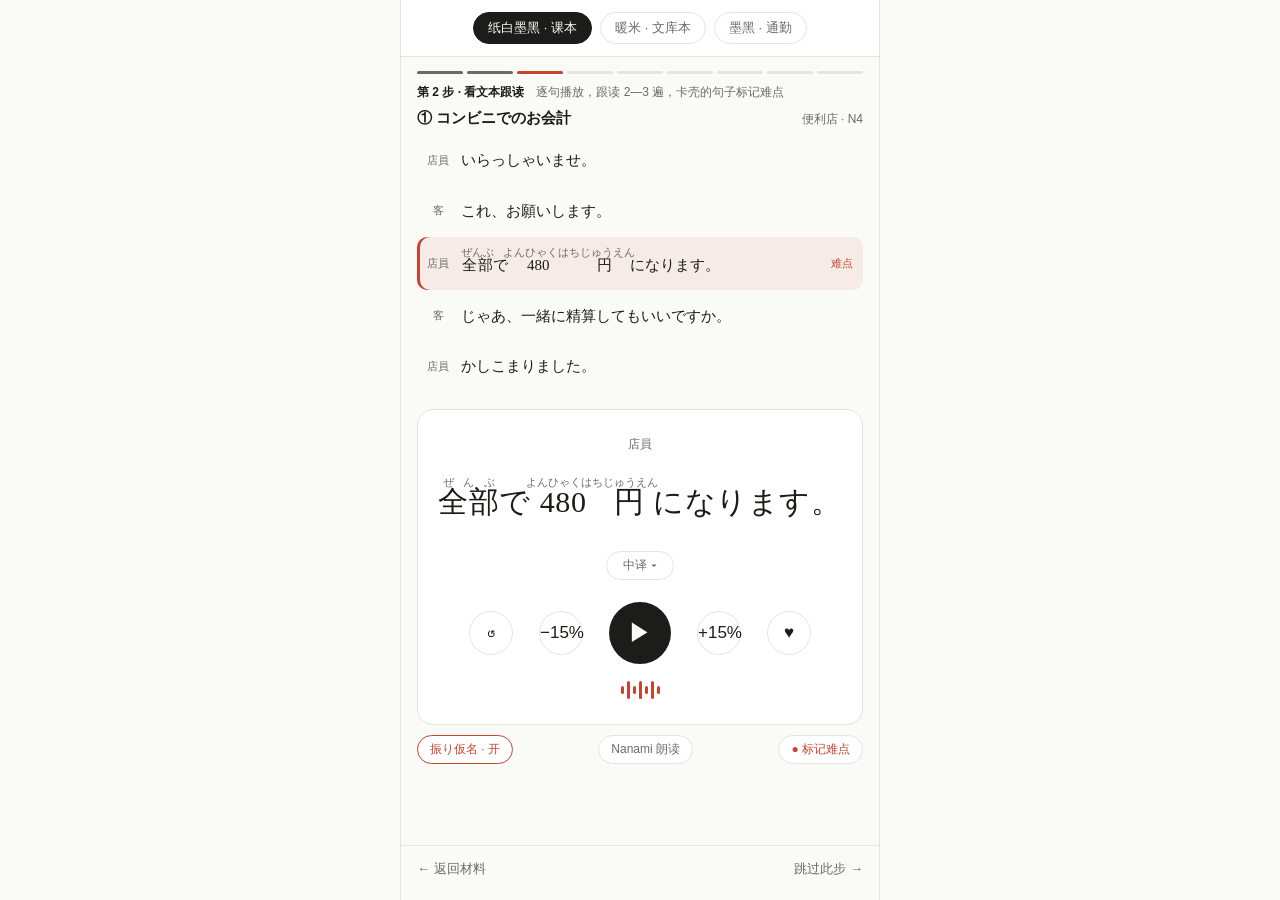
<file: docs/prototype/日课页-视觉原型-三主题.html>
<!DOCTYPE html>
<html lang="zh-CN">
<head>
<meta charset="UTF-8">
<meta name="viewport" content="width=device-width, initial-scale=1.0">
<title>听说 TingShuo · 日课页原型 · 三主题</title>
<style>
  /* ===== Design Tokens ===== */
  :root, [data-theme="paper"] {
    --bg: #FAFAF7; --surface: #FFFFFF; --ink: #1C1C1A; --ink-2: #6B6B66;
    --line: #E6E4DE; --accent: #C8442E; --accent-soft: #C8442E14;
    --serif: "Hiragino Mincho ProN", "Yu Mincho", "Noto Serif JP", serif;
    --sans: -apple-system, "Segoe UI", "Noto Sans JP", "PingFang SC", sans-serif;
  }
  [data-theme="library"] {
    --bg: #F3EDE0; --surface: #FBF7EC; --ink: #39322A; --ink-2: #7A7266;
    --line: #DCD2BC; --accent: #3E5C76; --accent-soft: #3E5C7614;
  }
  [data-theme="night"] {
    --bg: #131519; --surface: #1B1E24; --ink: #E8E6E1; --ink-2: #9A9A93;
    --line: #2A2E36; --accent: #E8734A; --accent-soft: #E8734A1E;
  }

  * { margin: 0; padding: 0; box-sizing: border-box; }
  body { background: var(--bg); color: var(--ink); font-family: var(--sans);
         min-height: 100vh; display: flex; justify-content: center; transition: background .3s; }
  .frame { width: 100%; max-width: 480px; min-height: 100vh; display: flex; flex-direction: column;
           border-left: 1px solid var(--line); border-right: 1px solid var(--line); }

  /* ===== 主题切换条 ===== */
  .themes { display: flex; gap: 8px; padding: 12px; justify-content: center;
            border-bottom: 1px solid var(--line); background: var(--surface); }
  .themes button { font-size: 13px; padding: 6px 14px; border-radius: 999px; cursor: pointer;
                   border: 1px solid var(--line); background: transparent; color: var(--ink-2); }
  .themes button.on { background: var(--ink); color: var(--bg); border-color: var(--ink); }

  /* ===== 步骤条 ===== */
  .stepper { display: flex; align-items: center; gap: 4px; padding: 14px 16px 10px; }
  .step-dot { flex: 1; display: flex; align-items: center; gap: 4px; }
  .step-dot i { flex: 1; height: 3px; border-radius: 2px; background: var(--line); font-style: normal; }
  .step-dot.done i { background: var(--ink-2); }
  .step-dot.now i { background: var(--accent); }
  .step-label { font-size: 12px; color: var(--ink-2); margin-bottom: 8px; padding: 0 16px; }
  .step-label b { color: var(--ink); font-weight: 600; }

  /* ===== 材料标题 ===== */
  .material-head { display: flex; justify-content: space-between; align-items: baseline; padding: 0 16px 8px; }
  .material-head .title { font-size: 15px; font-weight: 600; }
  .material-head .scene { font-size: 12px; color: var(--ink-2); }

  /* ===== 句子列表 ===== */
  .sents { padding: 0 16px; display: flex; flex-direction: column; gap: 2px; }
  .sent { display: flex; align-items: center; gap: 12px; padding: 10px 10px;
          border-radius: 10px; cursor: pointer; }
  .sent:hover { background: var(--accent-soft); }
  .sent .spk { width: 22px; font-size: 11px; color: var(--ink-2); text-align: center; flex: none; }
  .sent .txt { font-size: 15px; line-height: 1.9; font-family: var(--serif); flex: 1;
               white-space: nowrap; overflow: hidden; text-overflow: ellipsis; }
  .sent .mark { font-size: 11px; color: var(--accent); flex: none; }
  .sent.now { background: var(--accent-soft); box-shadow: inset 3px 0 0 var(--accent); }

  /* ===== 当前句大字卡（核心） ===== */
  .focus { margin: 18px 16px 0; padding: 26px 18px 22px; background: var(--surface);
           border: 1px solid var(--line); border-radius: 16px; text-align: center; }
  .speaker { font-size: 12px; color: var(--ink-2); margin-bottom: 14px; }
  .big { font-family: var(--serif); font-size: 30px; line-height: 2.35; letter-spacing: .02em; }
  ruby { ruby-position: over; }
  ruby rt { font-size: 11px; color: var(--ink-2); font-family: var(--sans); letter-spacing: 0; }
  .zh { font-size: 13px; color: var(--ink-2); margin-top: 16px; display: none; }
  .trans-btn { font-size: 12px; color: var(--ink-2); background: none; border: 1px solid var(--line);
               border-radius: 999px; padding: 5px 16px; cursor: pointer; margin-top: 14px; }
  .trans-btn.on { color: var(--accent); border-color: var(--accent); }

  /* ===== 播放控制 ===== */
  .controls { display: flex; align-items: center; justify-content: center; gap: 26px; margin: 22px 0 8px; }
  .ctl { width: 44px; height: 44px; border-radius: 50%; border: 1px solid var(--line);
         background: var(--surface); color: var(--ink); font-size: 17px; cursor: pointer; }
  .ctl.main { width: 62px; height: 62px; font-size: 24px; background: var(--ink); color: var(--bg);
              border: none; }
  .wave { display: flex; align-items: center; justify-content: center; gap: 3px; height: 24px; margin-top: 14px; }
  .wave i { width: 3px; border-radius: 2px; background: var(--accent); animation: w 1s infinite ease-in-out; }
  .wave i:nth-child(odd) { height: 8px; animation-delay: .2s; }
  .wave i:nth-child(even) { height: 18px; }
  @keyframes w { 50% { transform: scaleY(.4); } }

  /* ===== 底部操作行 ===== */
  .row { display: flex; justify-content: space-between; align-items: center; padding: 10px 16px; }
  .chip { font-size: 12px; color: var(--ink-2); border: 1px solid var(--line);
          padding: 5px 12px; border-radius: 999px; background: var(--surface); cursor: pointer; }
  .chip.on { color: var(--accent); border-color: var(--accent); }
  .ghost { margin-top: auto; padding: 14px 16px 22px; display: flex; justify-content: space-between;
           font-size: 13px; color: var(--ink-2); border-top: 1px solid var(--line); }
  .ghost u { text-decoration: none; cursor: pointer; }
</style>
</head>
<body>
<div class="frame" id="app" data-theme="paper">

  <div class="themes">
    <button class="on" data-t="paper">纸白墨黑 · 课本</button>
    <button data-t="library">暖米 · 文库本</button>
    <button data-t="night">墨黑 · 通勤</button>
  </div>

  <div class="stepper" title="9 步日课">
    <div class="step-dot done"><i></i></div><div class="step-dot done"><i></i></div>
    <div class="step-dot now"><i></i></div><div class="step-dot"><i></i></div>
    <div class="step-dot"><i></i></div><div class="step-dot"><i></i></div>
    <div class="step-dot"><i></i></div><div class="step-dot"><i></i></div>
    <div class="step-dot"><i></i></div>
  </div>
  <div class="step-label"><b>第 2 步 · 看文本跟读</b>　逐句播放，跟读 2—3 遍，卡壳的句子标记难点</div>

  <div class="material-head">
    <span class="title">① コンビニでのお会計</span>
    <span class="scene">便利店 · N4</span>
  </div>

  <div class="sents">
    <div class="sent"><span class="spk">店員</span><span class="txt">いらっしゃいませ。</span><span></span></div>
    <div class="sent"><span class="spk">客</span><span class="txt">これ、お願いします。</span><span></span></div>
    <div class="sent now"><span class="spk">店員</span>
      <span class="txt"><ruby>全部<rt>ぜんぶ</rt></ruby>で<ruby>480円<rt>よんひゃくはちじゅうえん</rt></ruby>になります。</span>
      <span class="mark">难点</span></div>
    <div class="sent"><span class="spk">客</span><span class="txt">じゃあ、一緒に精算してもいいですか。</span><span></span></div>
    <div class="sent"><span class="spk">店員</span><span class="txt">かしこまりました。</span><span></span></div>
  </div>

  <div class="focus">
    <div class="speaker">店員</div>
    <div class="big">
      <ruby>全部<rt>ぜんぶ</rt></ruby>で<ruby>480円<rt>よんひゃくはちじゅうえん</rt></ruby>になります。
    </div>
    <button class="trans-btn" id="trans-toggle">中译 ▾</button>
    <div class="zh" id="zh-line">一共是 480 日元。</div>

    <div class="controls">
      <button class="ctl">↺</button>
      <button class="ctl">−15%</button>
      <button class="ctl main">▶</button>
      <button class="ctl">+15%</button>
      <button class="ctl">♥</button>
    </div>
    <div class="wave"><i></i><i></i><i></i><i></i><i></i><i></i><i></i></div>
  </div>

  <div class="row">
    <span class="chip on" id="ruby-toggle">振り仮名 · 开</span>
    <span class="chip">Nanami 朗读</span>
    <span class="chip" style="color:var(--accent)">● 标记难点</span>
  </div>

  <div class="ghost">
    <u>← 返回材料</u><u>跳过此步 →</u>
  </div>
</div>

<script>
  document.querySelectorAll('.themes button').forEach(b => b.onclick = () => {
    document.querySelectorAll('.themes button').forEach(x => x.classList.remove('on'));
    b.classList.add('on');
    document.getElementById('app').dataset.theme = b.dataset.t;
  });
  const rt = document.getElementById('ruby-toggle');
  rt.onclick = () => {
    const hidden = document.body.classList.toggle('no-ruby');
    rt.textContent = '振り仮名 · ' + (hidden ? '关' : '开');
    rt.classList.toggle('on', !hidden);
  };
  const tb = document.getElementById('trans-toggle');
  tb.onclick = () => {
    const zh = document.getElementById('zh-line');
    const shown = zh.style.display === 'block';
    zh.style.display = shown ? 'none' : 'block';
    tb.classList.toggle('on', !shown);
    tb.textContent = shown ? '中译 ▾' : '中译 ▴';
  };
</script>
<style>.no-ruby rt { display: none; }</style>
</body>
</html>
</file>
<file: web/css/style.css>
/* ============================================================
   听说 TingShuo · 纸墨设计系统
   暖纸底 / 墨色字 / 朱砂强调 / 活字衬线
   ============================================================ */
:root {
  --paper: #F5F1E8;
  --paper-deep: #EFE9DD;
  --surface: #FFFDF8;
  --surface-2: #F8F4EB;
  --surface-3: #F1EBDF;
  --ink: #241F19;
  --ink2: #6E6658;
  --ink3: #9C9384;
  --line: #E6DFD1;
  --line-strong: #D8CFBD;
  --seg-line: #CC7087;
  --accent: #B8402C;
  --accent-deep: #98311F;
  --accent-soft: rgba(184, 64, 44, .09);
  --jade: #2E6B57;
  --jade-soft: rgba(46, 107, 87, .09);
  --ok: #2E6B57;
  --danger: #B23A32;
  --danger-soft: rgba(178, 58, 50, .09);
  --gold: #B4894A;
  --serif: "Yu Mincho", "Hiragino Mincho ProN", "Noto Serif JP", "Songti SC", "SimSun", serif;
  --sans: "Microsoft YaHei UI", "PingFang SC", "Hiragino Sans", "Noto Sans JP", "Segoe UI", sans-serif;
  --r-lg: 20px;
  --r-md: 14px;
  --r-sm: 10px;
  --r-xs: 8px;
  --shadow-sm: 0 1px 2px rgba(36, 31, 25, .04);
  --shadow-md: 0 12px 32px -24px rgba(36, 31, 25, .45);
  --shadow-lg: 0 26px 64px -36px rgba(36, 31, 25, .55);
  --ease: cubic-bezier(.22, .61, .36, 1);
  --dur: .18s;
  --frame-w: 560px;
}

* { margin: 0; padding: 0; box-sizing: border-box; }
[hidden] { display: none !important; }
html { -webkit-text-size-adjust: 100%; }

body {
  background-color: var(--paper);
  background-image:
    radial-gradient(rgba(36, 31, 25, .028) 1px, transparent 1px),
    linear-gradient(180deg, #F7F3EB 0%, #F2EDE3 100%);
  background-size: 22px 22px, 100% 100%;
  color: var(--ink);
  font-family: var(--sans);
  font-size: 15px;
  line-height: 1.6;
  min-height: 100vh;
  display: flex;
  justify-content: center;
  -webkit-font-smoothing: antialiased;
}

::selection { background: var(--accent-soft); color: var(--accent-deep); }

/* 滚动条：纸墨色的细窄样式，避免系统滚动条破坏质感 */
* { scrollbar-width: thin; scrollbar-color: var(--line-strong) transparent; }
::-webkit-scrollbar { width: 10px; height: 10px; }
::-webkit-scrollbar-track { background: transparent; }
::-webkit-scrollbar-thumb {
  background: var(--line-strong); border-radius: 99px;
  border: 3px solid transparent; background-clip: content-box;
}
::-webkit-scrollbar-thumb:hover { background-color: var(--ink3); }

/* 键盘可达性：所有可交互元素统一朱砂色焦点圈（鼠标点击不出现） */
:where(button, a, summary, [tabindex]):focus-visible {
  outline: 2px solid var(--accent); outline-offset: 2px;
}

.frame {
  width: 100%;
  max-width: var(--frame-w);
  min-height: 100vh;
  display: flex;
  flex-direction: column;
  border-left: 1px solid var(--line);
  border-right: 1px solid var(--line);
  background: var(--paper);
  box-shadow: 0 0 90px -50px rgba(36, 31, 25, .4);
}

/* ===== 页脚（备案号） ===== */
.site-footer {
  margin-top: auto;
  padding: 12px 14px 16px;
  display: flex;
  flex-wrap: wrap;
  justify-content: center;
  gap: 4px 14px;
  text-align: center;
  font-size: 12px;
  letter-spacing: .03em;
  color: var(--ink3);
}
.site-footer a { color: inherit; text-decoration: none; }
.site-footer a:hover { color: var(--ink2); text-decoration: underline; }

/* ===== 顶栏 ===== */
header {
  position: sticky;
  top: 0;
  z-index: 30;
  display: grid;
  grid-template-columns: 1fr auto 1fr;
  align-items: center;
  gap: 8px;
  padding: 10px 14px;
  border-bottom: 1px solid var(--line);
  background: rgba(249, 246, 239, .9);
  backdrop-filter: blur(16px) saturate(1.1);
  -webkit-backdrop-filter: blur(16px) saturate(1.1);
  box-shadow: 0 10px 30px -30px rgba(36, 31, 25, .5);
}
.hdr-side { display: flex; align-items: center; gap: 4px; min-width: 0; }
.hdr-side.right { justify-content: flex-end; gap: 8px; }
.brand { display: flex; align-items: center; gap: 8px; justify-self: center; min-width: 0; }
.brand-seal {
  width: 34px; height: 34px; border-radius: 11px; flex: none;
  background: linear-gradient(160deg, #C64B35, var(--accent));
  color: #FFF9F2; font-family: var(--serif); font-size: 19px; line-height: 1;
  display: grid; place-items: center;
  box-shadow:
    inset 0 0 0 1px rgba(255, 255, 255, .22),
    0 4px 10px -4px rgba(184, 64, 44, .55),
    0 0 0 3px rgba(184, 64, 44, .07);
}
.brand-name { font-size: 15px; font-weight: 700; letter-spacing: .05em; white-space: nowrap; line-height: 1.1; }
.brand-name em {
  display: block; font-style: normal; font-family: var(--sans);
  font-size: 9px; letter-spacing: .24em; color: var(--ink3);
  font-weight: 600; margin-top: 2px;
}
.nav-btn {
  width: 36px; height: 36px; flex: none; border-radius: 12px;
  border: 1px solid transparent; background: transparent; color: var(--ink2);
  display: inline-flex; align-items: center; justify-content: center;
  cursor: pointer; font-family: inherit;
  transition: background .15s, color .15s, border-color .15s, transform .12s var(--ease);
}
.nav-btn:hover { background: var(--surface); color: var(--ink); border-color: var(--line); }
.nav-btn:active { transform: scale(.94); }
.nav-btn.text { width: auto; padding: 0 10px; font-size: 12px; color: var(--ink3); }
.nav-btn.text:hover { color: var(--accent); border-color: rgba(184, 64, 44, .22); background: var(--accent-soft); }
/* 返回键常驻占位：不可用时只收可见性，后续三个图标按钮位置不随之位移 */
#nav-back { visibility: hidden; pointer-events: none; }
#nav-back.on { visibility: visible; pointer-events: auto; }
header .s {
  display: inline-flex; align-items: center; gap: 6px;
  max-width: 148px; padding: 4px 10px;
  font-size: 11px; color: var(--ink2); letter-spacing: .01em;
  background: var(--surface); border: 1px solid var(--line);
  border-radius: 999px; white-space: nowrap;
  overflow: hidden; text-overflow: ellipsis;
}
header .s::before {
  content: ""; width: 5px; height: 5px; border-radius: 50%;
  background: var(--jade); opacity: .75; flex: none;
}

/* ===== 屏幕与卡片 ===== */
.screen { display: none; flex: 1; flex-direction: column; padding: 18px 18px 40px; }
.screen.on { display: flex; animation: screen-in .26s var(--ease); }
@keyframes screen-in {
  from { opacity: 0; transform: translateY(7px); }
  to { opacity: 1; transform: none; }
}

.card {
  background: var(--surface);
  border: 1px solid var(--line);
  border-radius: var(--r-lg);
  padding: 18px;
  margin-bottom: 14px;
  box-shadow: var(--shadow-sm);
}
.card h2 {
  font-size: 16px; font-weight: 700; letter-spacing: .03em;
  line-height: 1.35; margin-bottom: 8px;
  display: flex; align-items: center; gap: 8px;
}
.card h2::before {
  content: ""; width: 5px; height: 5px; border-radius: 50%;
  background: var(--accent); flex: none; margin-top: 1px;
}
.card-head { display: flex; align-items: center; justify-content: space-between; gap: 10px; }
.card-head h2 { margin-bottom: 0; }

.hint { font-size: 12px; color: var(--ink2); line-height: 1.75; }
.hint code {
  background: var(--accent-soft); color: var(--accent-deep);
  padding: 1px 6px; border-radius: 6px; font-size: 11px; font-family: var(--sans);
}
.hint a { color: var(--accent); text-decoration: none; }

/* ===== 空状态（列表无数据 / 搜索无匹配） ===== */
.empty-state {
  display: flex; flex-direction: column; align-items: center; gap: 5px;
  text-align: center; padding: 34px 20px 30px;
}
.empty-state .es-ic {
  width: 46px; height: 46px; border-radius: 15px; margin-bottom: 5px;
  display: grid; place-items: center;
  background: var(--surface-2); border: 1px solid var(--line); color: var(--ink3);
}
.empty-state .es-ic svg { width: 22px; height: 22px; }
.empty-state b { font-size: 15px; font-weight: 700; color: var(--ink2); letter-spacing: .02em; }
.empty-state p { font-size: 12px; line-height: 1.75; color: var(--ink3); max-width: 26em; }

/* ===== 表单 ===== */
input, textarea, select {
  width: 100%; font-size: 15px; color: var(--ink);
  padding: 11px 12px;
  border: 1px solid var(--line-strong);
  border-radius: 12px;
  background: var(--surface);
  font-family: var(--sans);
  transition: border-color .15s, box-shadow .15s, background .15s;
}
input::placeholder, textarea::placeholder { color: var(--ink3); }
input:focus, textarea:focus, select:focus {
  outline: none; border-color: var(--accent);
  box-shadow: 0 0 0 3px var(--accent-soft);
}
textarea {
  font-family: var(--serif); font-size: 15px; line-height: 1.9;
  height: 190px; resize: vertical; padding: 14px;
}
.field { display: flex; flex-direction: column; gap: 6px; min-width: 0; }
.field-label {
  font-size: 11px; color: var(--ink3); letter-spacing: .1em;
  font-weight: 700; text-transform: uppercase;
}
.row2 { display: flex; gap: 10px; }
.row2 > * { flex: 1; min-width: 0; }

/* ===== 按钮 ===== */
.btn {
  display: block; width: 100%;
  padding: 13px 16px; margin-top: 12px;
  border: 1px solid transparent; border-radius: 14px;
  background: var(--ink); color: #FFF9F2;
  font-size: 15px; font-weight: 600; letter-spacing: .02em;
  font-family: inherit; line-height: 1.4;
  cursor: pointer;
  transition: background var(--dur) var(--ease), border-color var(--dur) var(--ease),
    color var(--dur) var(--ease), transform .1s var(--ease), box-shadow var(--dur) var(--ease);
}
.btn:hover { background: #332B21; }
.btn:active { transform: translateY(1px) scale(.997); }
.btn.accent {
  background: linear-gradient(180deg, #C64B35, var(--accent));
  box-shadow: 0 8px 18px -12px rgba(184, 64, 44, .8);
}
.btn.accent:hover {
  background: linear-gradient(180deg, #BC452F, var(--accent-deep));
  box-shadow: 0 12px 24px -14px rgba(184, 64, 44, .9);
}
.btn.ghost { background: var(--surface); color: var(--ink2); border-color: var(--line-strong); }
.btn.ghost:hover { background: var(--surface-2); color: var(--ink); border-color: var(--ink3); }
.btn:disabled { opacity: .48; cursor: not-allowed; transform: none; box-shadow: none; filter: saturate(.7); }
.btn.ghost:disabled { background: var(--surface-2); border-style: dashed; color: var(--ink3); }
.btn:focus-visible, .nav-btn:focus-visible, .modebar button:focus-visible,
.viewbar button:focus-visible, .tabs button:focus-visible, .ws-seg button:focus-visible {
  outline: 2px solid var(--accent); outline-offset: 2px;
}
.err { color: var(--accent); font-size: 13px; margin-top: 8px; display: none; line-height: 1.6; }

/* ===== 登录 ===== */
.login-wrap {
  display: flex; flex-direction: column; justify-content: center;
  gap: 20px; min-height: calc(100vh - 150px); padding: 10px 0 30px;
}
.login-hero { text-align: center; padding: 6px 0 0; }
.login-seal {
  width: 64px; height: 64px; margin: 0 auto 16px; border-radius: 20px;
  background: linear-gradient(160deg, #C64B35, var(--accent));
  color: #FFF9F2; font-family: var(--serif); font-size: 38px; line-height: 1;
  display: grid; place-items: center;
  box-shadow: 0 20px 44px -26px rgba(184, 64, 44, .9), inset 0 0 0 1px rgba(255, 255, 255, .2);
}
.login-hero h1 {
  font-family: var(--serif); font-size: 25px; font-weight: 600;
  letter-spacing: .05em; line-height: 1.55;
}
.login-hero p { font-size: 12px; color: var(--ink3); letter-spacing: .1em; margin-top: 10px; }
.login-card {
  padding: 22px 20px;
  border-color: var(--line-strong);
  box-shadow: var(--shadow-md);
}
.login-card .field { margin-top: 14px; }
.login-card .btn { margin-top: 18px; }

/* ===== 首页 ===== */
.hero {
  position: relative; overflow: hidden; padding: 20px;
  background:
    radial-gradient(130% 150% at 100% 0%, rgba(184, 64, 44, .065), transparent 56%),
    linear-gradient(180deg, var(--surface), #FBF7EE);
}
.hero::after {
  content: "聴"; position: absolute; right: -8px; bottom: -34px;
  font-family: var(--serif); font-size: 136px; line-height: 1;
  color: rgba(184, 64, 44, .055); pointer-events: none;
}
.hero-top { display: flex; align-items: flex-start; justify-content: space-between; gap: 14px; position: relative; z-index: 1; }
.hero-overline { display: block; font-size: 9px; letter-spacing: .26em; color: var(--ink3); font-weight: 700; margin-bottom: 6px; }
.hero h2 { font-size: 21px; letter-spacing: .02em; margin-bottom: 0; }
.hero h2::before { width: 6px; height: 6px; }
.hero-date { display: flex; flex-direction: column; align-items: flex-end; gap: 1px; flex: none; }
.hero-date .bignum {
  font-family: var(--serif); font-size: 32px; font-weight: 600;
  line-height: 1.1; letter-spacing: .01em; text-align: right;
  margin: 0; font-variant-numeric: tabular-nums;
}
.hero-date-label { font-size: 10px; letter-spacing: .2em; color: var(--ink3); }
.hero .status-chip { margin-top: 14px; position: relative; z-index: 1; }
.hero .hint { margin-top: 8px; position: relative; z-index: 1; max-width: 34em; }
.hero .btn { position: relative; z-index: 1; }
.hero .btn + .btn { margin-top: 8px; }

.status-chip {
  display: inline-flex; align-items: center; gap: 5px;
  font-size: 11px; font-weight: 600; padding: 4px 10px;
  border-radius: 999px; background: var(--surface-2);
  border: 1px solid var(--line); color: var(--ink2);
  letter-spacing: .02em; white-space: nowrap;
}
.status-chip::before { content: ""; width: 5px; height: 5px; border-radius: 50%; background: var(--ink3); }
.status-chip.ready { color: var(--jade); border-color: rgba(46, 107, 87, .28); background: var(--jade-soft); }
.status-chip.ready::before { background: var(--jade); }

.review-card {
  border-color: rgba(46, 107, 87, .22);
  background: linear-gradient(180deg, var(--surface), rgba(46, 107, 87, .035));
}

.study-card .row2 { margin-top: 2px; }
.study-card .row2 .btn { font-size: 14px; padding: 12px 10px; }
.text-link {
  display: inline-flex; align-items: center; gap: 4px;
  margin-top: 12px; font-size: 13px; font-weight: 600;
  color: var(--accent); text-decoration: none; letter-spacing: .02em;
}
.text-link:hover { color: var(--accent-deep); }

#history-list .btn {
  display: flex; align-items: center; justify-content: flex-start; gap: 10px;
  margin-top: 4px; padding: 10px 12px;
  background: transparent; border: 1px solid transparent; border-radius: 11px;
  color: var(--ink); font-size: 14px; font-weight: 500; text-align: left;
  transition: background var(--dur) var(--ease), border-color var(--dur) var(--ease);
}
#history-list .btn::before {
  content: "课"; flex: none;
  width: 26px; height: 26px; border-radius: 8px;
  display: inline-flex; align-items: center; justify-content: center;
  background: var(--surface-3); color: var(--ink2);
  font-size: 11px; font-weight: 700;
}
#history-list .btn::after { content: "›"; margin-left: auto; color: var(--ink3); font-size: 18px; line-height: 1; }
#history-list .btn:hover {
  background: var(--surface-2); border-color: var(--line); color: var(--ink);
}
#history-list .btn:hover::before { background: var(--accent-soft); color: var(--accent-deep); }
#history-list .hint {
  padding: 16px 10px; border: 1px dashed var(--line-strong);
  border-radius: 12px; text-align: center; color: var(--ink3);
}

/* 首页工具入口：双列图标卡片，比长列表更好扫读 */
.home-grid {
  display: grid; grid-template-columns: minmax(0, 1fr) minmax(0, 1fr);
  gap: 12px; margin-bottom: 14px;
}
.home-grid .card { margin: 0; }
.lib-tile {
  position: relative; display: flex; flex-direction: column; align-items: flex-start;
  gap: 10px; min-height: 148px; padding: 16px;
  transition: border-color var(--dur) var(--ease), box-shadow var(--dur) var(--ease),
    transform .16s var(--ease);
}
.lib-ic {
  width: 36px; height: 36px; flex: none; border-radius: 12px;
  display: grid; place-items: center;
}
.lib-ic svg { width: 19px; height: 19px; }
.lib-ic.ic-accent { background: var(--accent-soft); color: var(--accent); }
.lib-ic.ic-jade { background: var(--jade-soft); color: var(--jade); }
.lib-ic.ic-gold { background: rgba(180, 137, 74, .13); color: var(--gold); }
.lib-ic.ic-ink { background: var(--surface-3); color: var(--ink2); }
.lib-main { flex: 1; min-width: 0; }
.lib-tile h2 { margin: 0 0 4px; font-size: 15px; letter-spacing: .02em; }
.lib-tile h2::before { display: none; }
.lib-tile .hint {
  font-size: 12px; line-height: 1.6; color: var(--ink3);
  display: -webkit-box; -webkit-line-clamp: 2; -webkit-box-orient: vertical; overflow: hidden;
}
.lib-tile .compact-btn {
  align-self: flex-start; flex: none; width: auto; margin: 0; padding: 6px 11px;
  font-size: 12px; border-radius: 9px; white-space: nowrap;
  min-height: 30px;
  background: transparent; border-color: transparent; color: var(--accent);
}
.lib-tile .compact-btn:hover {
  background: var(--accent-soft); border-color: rgba(184, 64, 44, .22); color: var(--accent-deep);
}
.lib-go { font-size: 11px; margin-left: 1px; }
/* 整卡可点：按钮铺满卡片、文字隐形，仍由原按钮承接点击，不新增事件 */
.lib-tile:not(.wide) .compact-btn {
  position: absolute; inset: 0; width: 100%; height: 100%;
  margin: 0; padding: 0; border: 0; border-radius: var(--r-lg);
  background: none; box-shadow: none;
  color: transparent; font-size: 0; letter-spacing: 0;
  cursor: pointer;
}
.lib-tile:not(.wide) .compact-btn .lib-go { display: none; }
.lib-tile.wide {
  grid-column: 1 / -1; flex-direction: row; align-items: center;
  min-height: 0; gap: 12px; padding: 14px 16px;
}
.lib-tile.wide .lib-main { display: flex; flex-direction: column; gap: 1px; }
.lib-tile.wide .hint { -webkit-line-clamp: 2; }
.lib-tile.wide .compact-btn { align-self: center; flex: none; }
/* 指向性悬停：卡片浮起一点，按钮以箭头示明可进入 */
@media (hover: hover) {
  .lib-tile:hover { border-color: var(--line-strong); box-shadow: var(--shadow-md); transform: translateY(-1px); }
  .lib-tile.wide:hover .compact-btn { background: var(--accent-soft); border-color: rgba(184, 64, 44, .22); color: var(--accent-deep); }
}
.lib-tile:active { transform: translateY(0); }
@media (max-width: 380px) {
  .home-grid { grid-template-columns: minmax(0, 1fr); }
  .lib-tile { min-height: 0; }
  .lib-tile.wide { grid-column: auto; }
}

.flow { padding: 16px 18px; }
.flow summary {
  cursor: pointer; font-size: 14px; font-weight: 700;
  list-style: none; display: flex; align-items: center; justify-content: space-between; gap: 10px;
  letter-spacing: .03em; color: var(--ink2);
}
.flow summary:hover { color: var(--ink); }
.flow summary::-webkit-details-marker { display: none; }
.flow summary::after { content: "▸"; font-size: 11px; color: var(--ink3); transition: transform .2s; }
.flow[open] summary::after { transform: rotate(90deg); }
.flow .hint { margin-top: 10px; border-top: 1px dashed var(--line); padding-top: 10px; }

/* ===== 创建词单 ===== */
.textarea-foot { display: flex; justify-content: flex-end; margin-top: 6px; }
.textarea-foot .hint { font-size: 11px; }
.modebar { display: flex; gap: 6px; margin-bottom: 10px; }
.modebar button {
  flex: 1; font-size: 12px; padding: 8px 4px; border-radius: 11px;
  border: 1px solid transparent; background: transparent;
  color: var(--ink2); cursor: pointer; font-family: inherit;
  transition: background var(--dur) var(--ease), color var(--dur) var(--ease),
    border-color var(--dur) var(--ease), box-shadow var(--dur) var(--ease);
}
.modebar button:hover { background: var(--surface-2); color: var(--ink); }
.modebar button.on {
  color: var(--accent-deep); background: var(--accent-soft);
  border-color: rgba(184, 64, 44, .26); font-weight: 600;
  box-shadow: inset 0 0 0 1px rgba(184, 64, 44, .08);
}
.field-row { margin-top: 12px; }
.field-row .field > span { font-size: 11px; color: var(--ink3); letter-spacing: .1em; font-weight: 700; }
#sc-create .modebar {
  gap: 4px; padding: 4px;
  background: var(--surface-2); border: 1px solid var(--line); border-radius: 13px;
}
#sc-create .modebar button { padding: 7px 4px; border-radius: 10px; font-size: 13px; }
#sc-create .modebar button.on {
  background: var(--surface); border-color: rgba(184, 64, 44, .28);
  box-shadow: var(--shadow-sm); font-weight: 700;
}
#sc-create .action-row { margin-top: 0; }
#sc-create .action-row .btn { font-size: 13px; padding: 10px 8px; }

/* ===== 生成中 ===== */
.gen-note { text-align: center; padding: 26px 18px; }
.gen-note h2 { justify-content: center; }
.gen-note h2::before { display: none; }
.spinner {
  width: 34px; height: 34px; margin: 20px auto;
  border: 2.5px solid var(--line); border-top-color: var(--accent);
  border-radius: 50%; animation: spin 1s linear infinite;
}
@keyframes spin { to { transform: rotate(360deg); } }
.bignum { font-size: 28px; font-weight: 700; text-align: center; margin: 8px 0; }
.log {
  font-size: 12px; color: var(--ink2); line-height: 1.8;
  max-height: 150px; overflow: auto;
  background: var(--surface-2); border: 1px solid var(--line); border-radius: 12px;
  padding: 10px 12px; display: none; white-space: pre-wrap;
}
.preview {
  display: none; text-align: left; font-family: var(--serif);
  font-size: 12px; color: var(--ink2); line-height: 1.8;
  max-height: 96px; overflow: hidden;
  background: var(--surface-2); border: 1px dashed var(--line-strong);
  border-radius: 12px; padding: 10px 12px; margin-top: 12px; word-break: break-all;
}
.bar { height: 6px; background: var(--surface-3); border-radius: 999px; overflow: hidden; margin: 10px 0; flex: 1; }
.bar i {
  display: block; height: 100%; width: 0;
  background: linear-gradient(90deg, var(--accent), #D17553);
  border-radius: inherit; transition: width .35s ease;
}

/* ===== 学习屏 ===== */
.viewbar {
  display: flex; gap: 4px; margin-bottom: 12px; padding: 4px;
  background: var(--surface-2); border: 1px solid var(--line); border-radius: 13px;
}
.viewbar button {
  flex: 1; font-size: 13px; font-weight: 600; padding: 9px 4px;
  border-radius: 10px; border: 0; background: transparent;
  color: var(--ink2); cursor: pointer; font-family: inherit;
  transition: background var(--dur) var(--ease), color var(--dur) var(--ease),
    box-shadow var(--dur) var(--ease);
}
.viewbar button:hover { color: var(--ink); background: rgba(255, 253, 248, .6); }
.viewbar button.on { background: var(--ink); color: #FFF9F2; box-shadow: 0 2px 8px -4px rgba(36, 31, 25, .5); }
.viewbar button.on:hover { color: #FFF9F2; }

.tabs {
  display: flex; gap: 8px; margin-bottom: 12px;
  overflow-x: auto; scrollbar-width: none; padding-bottom: 2px;
}
.tabs::-webkit-scrollbar { display: none; }
.tabs button {
  flex: none; font-size: 13px; padding: 8px 14px; border-radius: 999px;
  border: 1px solid var(--line); background: var(--surface); color: var(--ink2);
  cursor: pointer; font-family: inherit; white-space: nowrap;
  transition: background var(--dur) var(--ease), color var(--dur) var(--ease),
    border-color var(--dur) var(--ease), box-shadow var(--dur) var(--ease);
}
.tabs button:hover { border-color: var(--line-strong); color: var(--ink); background: var(--surface-2); }
.tabs button.on {
  background: var(--ink); color: #FFF9F2; border-color: var(--ink);
  box-shadow: 0 2px 8px -4px rgba(36, 31, 25, .5);
}
.tab-star { margin-left: 6px; font-size: 12px; }
.tab-star.on { color: var(--gold); }

.learn-actions { gap: 8px; margin-bottom: 12px; }
.learn-actions .btn {
  font-size: 13px; padding: 10px 8px; border-radius: 12px; white-space: nowrap;
}
.learn-actions .btn.ghost { background: var(--surface-2); border-color: var(--line); }
.learn-actions .btn.ghost:hover { background: var(--surface); border-color: var(--line-strong); }
.learn-actions .btn.accent { box-shadow: 0 6px 14px -12px rgba(184, 64, 44, .9); }

.sents { display: flex; flex-direction: column; gap: 6px; }
.sent {
  display: flex; align-items: center; gap: 10px;
  padding: 11px 12px; border-radius: 14px; cursor: pointer;
  border: 1px solid transparent;
  transition: background var(--dur) var(--ease), border-color var(--dur) var(--ease),
    box-shadow var(--dur) var(--ease), transform .16s var(--ease);
  -webkit-tap-highlight-color: transparent; /* 触屏点按不闪整卡蓝光 */
}
.sent:hover {
  background: var(--surface); border-color: var(--line); box-shadow: var(--shadow-sm);
}
.sent.now {
  background: var(--accent-soft); border-color: rgba(184, 64, 44, .28);
  box-shadow: inset 3px 0 0 var(--accent);
}
.sent .spk {
  width: 34px; font-size: 11px; color: var(--ink3); flex: none;
  letter-spacing: .02em; white-space: nowrap;
}
.sent .wrap { flex: 1; min-width: 0; }
.sent .txt { font-family: var(--serif); font-size: 17px; line-height: 2.05; letter-spacing: .01em; }
.sent .zh { display: none; font-size: 12px; color: var(--ink2); margin-top: 4px; width: 100%; line-height: 1.7; }
.sent.showzh .zh { display: block; }
.sent .play {
  width: 40px; height: 40px; border-radius: 50%; flex: none;
  border: 1px solid var(--line-strong); background: var(--surface);
  color: var(--ink2); font-size: 13px; cursor: pointer;
  display: grid; place-items: center;
  transition: background var(--dur) var(--ease), color var(--dur) var(--ease),
    border-color var(--dur) var(--ease), transform .1s var(--ease), box-shadow var(--dur) var(--ease);
}
.sent .play:hover { border-color: var(--ink3); color: var(--ink); box-shadow: var(--shadow-sm); }
.sent .play:active { transform: scale(.94); }
.sent .play.has { background: var(--ink); color: #FFF9F2; border-color: var(--ink); }
.sent .play.has:hover { background: #332B21; }
.sent .play.busy {
  background: var(--accent-soft); color: var(--accent);
  border-color: var(--accent); animation: pulse .8s ease-in-out infinite;
}
@keyframes pulse { 50% { opacity: .45; } }
.sent .fav {
  width: 38px; height: 38px; flex: none; border: 0; background: none;
  color: var(--ink3); font-size: 22px; line-height: 1; cursor: pointer;
}
.sent .fav.on { color: var(--gold); }
.sent .rv-btn {
  width: 32px; height: 32px; flex: none;
  border: 1px solid var(--line-strong); border-radius: 9px;
  background: var(--surface); color: var(--ink3);
  font-size: 11px; cursor: pointer; font-family: inherit;
}
.sent .rv-btn.on { color: var(--accent); border-color: var(--accent); background: var(--accent-soft); }

.sent .word-speak {
  width: 34px; height: 34px; flex: none;
  border: 1px solid var(--line); border-radius: 10px;
  background: var(--surface-2); color: var(--ink2);
  font-size: 13px; cursor: pointer;
  display: inline-flex; align-items: center; justify-content: center;
  transition: border-color var(--dur) var(--ease), color var(--dur) var(--ease),
    background var(--dur) var(--ease);
}
.sent .word-speak svg { width: 16px; height: 16px; }
.sent .word-speak:hover { border-color: var(--accent); color: var(--accent); background: var(--accent-soft); }

ruby rt {
  font-size: 11px; color: var(--ink3);
  font-family: var(--sans); letter-spacing: 0;
}
body.no-rt rt { display: none; }
/* 分词辅助：词间留空隙 + 淡粉下划线，便于断句与记忆 */
.wseg { border-bottom: 1px solid var(--seg-line); padding-bottom: 1px; }
.wseg:not(.wseg-first) { margin-left: .14em; }
/* 数字＋量词连成一个视觉整体（3年生、390円、3月20日） */
.wseg.wseg-join { margin-left: 0; }

.wordrow .txt ruby rt { font-size: 11px; }
/* 生词行可换行：展开的用法面板独占整行，避免把词义/首见信息挤成竖排（用户红框） */
.sent.wordrow { flex-wrap: wrap; }
.sent.wordrow .usage { flex: 1 0 100%; width: auto; }
.usage { width: 100%; background: var(--surface-2); border-radius: 12px; padding: 10px; margin-top: 8px; }
.usage-head {
  font-size: 11px; font-weight: 700; color: var(--accent);
  letter-spacing: .08em; margin: 4px 4px 6px;
}
.usage-scene { font-size: 11px; color: var(--ink3); margin: 6px 4px 0; }
.usage-sent {
  background: var(--surface); border: 1px solid var(--line);
  border-radius: 10px; padding: 9px; margin-top: 4px;
}
.usage-sent .txt { font-size: 14px; }

/* ===== 生词原声例句（影视片段）===== */
.wclip-box { text-align: left; margin-top: 12px; }
.wclip-head { display: flex; align-items: center; justify-content: space-between; gap: 8px; }
.wclip-head .usage-head { margin: 4px 4px 6px; }
.wclip-swap {
  border: 1px solid var(--line-strong); background: var(--surface);
  color: var(--ink2); border-radius: 999px; font-size: 11px;
  padding: 4px 10px; cursor: pointer; font-family: inherit; flex: none;
}
.wclip-swap:hover { border-color: var(--accent); color: var(--accent); background: var(--accent-soft); }
.wclip-swap:disabled { opacity: .6; cursor: default; }
.wclip-card {
  background: var(--surface); border: 1px solid var(--line);
  border-radius: 14px; overflow: hidden; margin-top: 8px;
}
.wclip-poster {
  position: relative; display: block; width: 100%; aspect-ratio: 16 / 9;
  background: #181410; cursor: pointer; overflow: hidden;
}
.wclip-poster img {
  display: block; width: 100%; height: 100%; object-fit: cover;
}
.wclip-poster::after {
  content: ""; position: absolute; inset: auto 0 0 0; height: 38%;
  background: linear-gradient(transparent, rgba(0, 0, 0, .38)); pointer-events: none;
}
.wclip-poster:focus-visible { outline: 2px solid var(--accent); outline-offset: -2px; }
.wclip-play {
  position: absolute; left: 12px; bottom: 12px; z-index: 1;
  width: 42px; height: 42px; border-radius: 50%;
  background: rgba(0, 0, 0, .58); color: #fff;
  display: grid; place-items: center; font-size: 15px; line-height: 1;
  backdrop-filter: blur(4px);
}
.wclip-poster:hover .wclip-play { background: var(--accent); }
.wclip-poster.on .wclip-play { display: none; }
.wclip-body { padding: 10px 12px 11px; }
.wclip-text { font-family: var(--serif); font-size: 15px; line-height: 1.85; color: var(--ink); }
.wclip-line { display: flex; align-items: flex-start; gap: 8px; }
.wclip-line .wclip-text { flex: 1; min-width: 0; }
.wclip-line .ai-ask { margin-left: 0; margin-top: 2px; }
.wclip-hit {
  background: rgba(184, 64, 44, .15); color: var(--accent-deep);
  font-weight: 700; border-radius: 4px; padding: 0 2px;
}
.wclip-zh { font-size: 13px; color: var(--ink2); line-height: 1.7; margin-top: 4px; }
.wclip-lang {
  display: inline-block; font-size: 9px; font-weight: 700; letter-spacing: .06em;
  color: var(--ink3); border: 1px solid var(--line-strong); border-radius: 4px;
  padding: 0 4px; margin-right: 5px; vertical-align: 1px;
}
.wclip-meta { display: flex; align-items: center; justify-content: space-between; gap: 10px; margin-top: 8px; }
.wclip-src {
  font-size: 11px; color: var(--ink3);
  overflow: hidden; text-overflow: ellipsis; white-space: nowrap;
}
.wclip-mini {
  width: 30px; height: 30px; border-radius: 50%; flex: none;
  border: 1px solid var(--line-strong); background: var(--surface-2);
  color: var(--ink2); cursor: pointer; font-size: 13px;
  display: grid; place-items: center;
}
.wclip-mini svg { width: 15px; height: 15px; }
.wclip-mini:hover, .wclip-mini.on {
  border-color: var(--accent); color: var(--accent); background: var(--accent-soft);
}
.wclip-audio { display: none; }
#ws-clips { margin-top: 14px; text-align: left; }
@media (max-width: 420px) {
  .wclip-text { font-size: 14px; }
  .wclip-body { padding: 9px 10px 10px; }
}

/* ===== 复习 ===== */
.rv-progress { display: flex; align-items: center; gap: 10px; margin-bottom: 16px; }
.rv-progress .bar { margin: 0; }
.rv-progress span {
  font-size: 11px; color: var(--ink2); white-space: nowrap;
  background: var(--surface-2); border-radius: 999px;
  padding: 4px 10px; font-variant-numeric: tabular-nums;
}
.rv-play {
  width: 68px; height: 68px; border-radius: 50%; margin: 18px auto;
  border: 1px solid var(--line-strong); background: var(--surface-2);
  color: var(--ink); font-size: 24px; cursor: pointer;
  display: flex; align-items: center; justify-content: center;
  box-shadow: 0 10px 24px -18px rgba(36, 31, 25, .55);
  transition: background var(--dur) var(--ease), border-color var(--dur) var(--ease),
    color var(--dur) var(--ease), transform .1s var(--ease);
}
.rv-play:hover { border-color: var(--accent); color: var(--accent); background: var(--accent-soft); }
.rv-play:active { transform: scale(.96); }
.rv-play.playing { border-color: var(--accent); color: var(--accent); animation: pulse .8s ease-in-out infinite; }
/* 无原声时按钮点不动，隐藏比留一个「…」大圆更不误导 */
.rv-play[data-noaudio] { display: none; }
.rv-text {
  font-family: var(--serif); font-size: 19px; line-height: 2.15;
  text-align: center; margin: 16px 0; padding: 0 8px;
}
.rv-zh { font-size: 13px; color: var(--ink2); text-align: center; margin-bottom: 12px; line-height: 1.8; }
.rv-meta { font-size: 11px; color: var(--ink3); text-align: center; margin-bottom: 12px; letter-spacing: .02em; }
.rv-actions { display: flex; gap: 10px; margin-top: 16px; }
.rv-actions .btn { font-size: 15px; padding: 14px; }
.rv-done-card { text-align: center; padding: 28px 18px; }
.rv-done-card h2 { justify-content: center; font-size: 21px; margin-bottom: 8px; }
.rv-done-card h2::before { display: none; }
.rv-stats { display: grid; grid-template-columns: repeat(3, 1fr); gap: 10px; margin: 22px 0 8px; }
.rv-stat {
  text-align: center; padding: 14px 8px;
  background: linear-gradient(180deg, var(--surface), var(--surface-2));
  border: 1px solid var(--line); border-radius: 14px;
}
.rv-stat .n { font-size: 26px; font-weight: 600; font-family: var(--serif); line-height: 1.2; }
.rv-stat .l { font-size: 11px; color: var(--ink3); margin-top: 3px; letter-spacing: .06em; }
.rv-stat.pass .n { color: var(--jade); }
.rv-stat.fail .n { color: var(--danger); }

/* ===== 生词库与选词层 ===== */
.lib-meta { font-size: 11px; color: var(--ink3); }
.picker-mask {
  position: fixed; inset: 0; z-index: 50;
  background: rgba(30, 25, 19, .42);
  backdrop-filter: blur(4px); -webkit-backdrop-filter: blur(4px);
  display: flex; align-items: flex-end; justify-content: center;
  padding-top: 20px;
}
.picker {
  width: 100%; max-width: var(--frame-w); margin: 0;
  border-radius: 22px 22px 0 0;
  max-height: 84vh; display: flex; flex-direction: column;
  padding: 20px 20px calc(16px + env(safe-area-inset-bottom));
  box-shadow: 0 -24px 70px -30px rgba(30, 25, 19, .55);
  border: 0;
}
/* 底部选择层：滑入手势条 + 淡入 / 上滑动效 */
.picker-mask { animation: mask-in .18s ease; }
@keyframes mask-in { from { opacity: 0; } }
#picker-mask > .picker { animation: sheet-in .26s var(--ease); }
#picker-mask > .picker::before {
  content: ""; flex: none; width: 38px; height: 4px; border-radius: 99px;
  margin: -8px auto 12px; background: var(--line-strong);
}
@keyframes sheet-in {
  from { opacity: .55; transform: translateY(30px); }
  to { opacity: 1; transform: none; }
}
.nb-cfg-mask .nb-cfg { animation: pop-in .22s var(--ease); }
@keyframes pop-in {
  from { opacity: .4; transform: translateY(10px) scale(.985); }
  to { opacity: 1; transform: none; }
}
.picker h2 { font-size: 16px; }
.picker input { margin-top: 4px; background: var(--surface-2); }
.picker-list { flex: 1; overflow-y: auto; margin-top: 12px; border-top: 1px solid var(--line); }
.pick-row {
  display: flex; align-items: center; gap: 12px;
  padding: 12px 4px; border-bottom: 1px solid var(--line); cursor: pointer;
}
.pick-row:last-child { border-bottom: 0; }
.pick-row .wrap { flex: 1; min-width: 0; }
.pick-row .txt { font-family: var(--serif); font-size: 15px; line-height: 1.8; }
.pick-row .zh { font-size: 12px; color: var(--ink2); margin-top: 2px; }
.pick-row input[type=checkbox] {
  appearance: none; -webkit-appearance: none;
  width: 20px; height: 20px; flex: none; cursor: pointer;
  border: 1px solid var(--line-strong); border-radius: 6px;
  background: var(--surface); position: relative;
}
.pick-row input[type=checkbox]:checked { background: var(--accent); border-color: var(--accent); }
.pick-row input[type=checkbox]:checked::after {
  content: "✓"; color: #fff; font-size: 13px;
  position: absolute; inset: 0; display: grid; place-items: center;
}

/* ===== 背词 ===== */
.ws-seg {
  display: flex; gap: 4px; margin: 0 0 12px; padding: 4px;
  background: var(--surface-2); border: 1px solid var(--line); border-radius: 13px;
}
.ws-seg button {
  flex: 1; padding: 8px 0; border: 1px solid transparent; border-radius: 10px;
  background: transparent; font-size: 13px; font-weight: 600;
  color: var(--ink2); cursor: pointer; font-family: inherit;
  transition: background var(--dur) var(--ease), color var(--dur) var(--ease),
    border-color var(--dur) var(--ease), box-shadow var(--dur) var(--ease);
}
.ws-seg button:hover { background: rgba(255, 253, 248, .6); color: var(--ink); }
.ws-seg button.on {
  background: var(--surface); color: var(--accent-deep);
  border-color: rgba(184, 64, 44, .28); box-shadow: var(--shadow-sm);
  font-weight: 700;
}
.ws-front, .ws-back { text-align: center; padding: 6px 0; }
.ws-word {
  font-family: var(--serif); font-size: 40px; line-height: 1.4; color: var(--ink);
  background: none; border: none; cursor: pointer; padding: 18px 24px;
}
.ws-word:hover { color: var(--accent); }
.ws-word-line {
  display: flex; align-items: center; justify-content: center; gap: 10px;
  font-family: var(--serif); font-size: 30px; margin: 14px 0 6px;
}
.ws-word-txt { font-family: var(--serif); font-size: 44px; line-height: 1.35; letter-spacing: .02em; }
.ws-mini {
  width: 38px; height: 38px; border-radius: 50%; flex: none;
  border: 1px solid var(--line-strong); background: var(--surface);
  color: var(--ink2); cursor: pointer; font-size: 15px;
  display: inline-grid; place-items: center;
  transition: background .15s, border-color .15s, color .15s;
}
.ws-mini:hover { border-color: var(--accent); color: var(--accent); background: var(--accent-soft); }
.ws-mini svg { width: 17px; height: 17px; }
.ws-playbtn { width: 48px; height: 48px; font-size: 18px; background: var(--accent-soft); border-color: rgba(184, 64, 44, .25); }
.ws-playbtn svg { width: 20px; height: 20px; }
.ws-meaning { font-size: 16px; color: var(--ink); margin: 8px 0; line-height: 1.7; }
#ws-usage { text-align: left; margin-top: 12px; }
.ws-flip-btn { margin-top: 14px; }
.ws-quit {
  display: block; width: auto; margin: 2px auto 0; padding: 8px 14px;
  border: 0; border-radius: 8px; background: none;
  color: var(--ink3); font-family: inherit; font-size: 13px; cursor: pointer;
}
.ws-quit:hover { color: var(--accent); background: var(--accent-soft); }

.ws-opts { display: flex; flex-direction: column; gap: 9px; margin-top: 16px; counter-reset: opt; }
.ws-opt {
  display: flex; align-items: center; justify-content: flex-start; gap: 12px;
  text-align: left; padding: 12px 14px; margin-top: 0;
  font-size: 15px; line-height: 1.5;
  background: var(--surface); color: var(--ink);
  border: 1px solid var(--line); border-radius: 13px;
  counter-increment: opt;
  transition: border-color var(--dur) var(--ease), background var(--dur) var(--ease),
    box-shadow var(--dur) var(--ease), transform .1s var(--ease);
}
.ws-opt::before {
  content: counter(opt, upper-alpha);
  width: 26px; height: 26px; flex: none;
  display: grid; place-items: center;
  border-radius: 50%; border: 1px solid var(--line-strong);
  background: var(--surface-2); color: var(--ink2);
  font-family: var(--sans); font-size: 11px; font-weight: 600;
}
.ws-opt:hover:not(:disabled) {
  border-color: rgba(184, 64, 44, .45); background: var(--accent-soft);
  box-shadow: var(--shadow-sm); transform: translateY(-1px);
}
.ws-opt:active:not(:disabled) { transform: translateY(0); }
.ws-opt:disabled { opacity: 1; cursor: default; }
.ws-opts .ws-opt.right { border-style: solid; border-color: rgba(46, 107, 87, .4); background: var(--jade-soft); color: var(--jade); }
.ws-opts .ws-opt.right::before { background: var(--jade); border-color: var(--jade); color: #fff; }
.ws-opts .ws-opt.right::after { content: "✓"; margin-left: auto; font-size: 13px; font-weight: 700; }
.ws-opts .ws-opt.wrong { border-style: solid; border-color: rgba(178, 58, 50, .38); background: var(--danger-soft); color: var(--danger); }
.ws-opts .ws-opt.wrong::before { background: var(--danger); border-color: var(--danger); color: #fff; }
.ws-opts .ws-opt.wrong::after { content: "✕"; margin-left: auto; font-size: 13px; font-weight: 700; }
.ws-opts .ws-opt:disabled:not(.right):not(.wrong) {
  border-style: solid; background: var(--surface); opacity: .6;
}

.ws-cloze {
  display: flex; flex-wrap: wrap; align-items: baseline; gap: 0 2px;
  font-family: var(--serif); font-size: 21px; line-height: 2.1;
  margin: 16px 0 8px; padding: 10px 12px;
  background: var(--surface-2); border-radius: 12px;
  text-align: left;
}
.ws-blank {
  display: inline-block; min-width: 64px; height: 1.5em;
  border-bottom: 2px solid var(--accent); vertical-align: baseline;
}
.ws-cloze-full .ws-answord { color: var(--accent); font-weight: 700; }
/* 揭晓面整句 + 右侧「问AI」：句子占满剩余宽度，按钮贴句子右缘垂直居中 */
.ws-sent-row { display: flex; align-items: center; gap: 8px; margin: 16px 0 8px; }
.ws-sent-row .ws-cloze { flex: 1 1 auto; min-width: 0; margin: 0; }
.ws-sent-row .ai-ask { margin-left: 0; }
.ws-hint { margin: 12px 0; font-size: 12px; color: var(--ink2); text-align: left; }
.ws-hint summary {
  cursor: pointer; display: inline-flex; align-items: center; gap: 6px;
  padding: 5px 11px; border-radius: 999px;
  background: var(--surface-2); border: 1px solid var(--line);
  font-size: 12px; list-style: none;
}
.ws-hint summary::-webkit-details-marker { display: none; }
.ws-hint summary::after { content: "＋"; font-size: 10px; color: var(--ink3); }
.ws-hint[open] summary::after { content: "－"; }
.ws-hint p {
  margin: 8px 0 0; padding: 9px 12px;
  background: var(--surface-2); border-radius: 10px;
  color: var(--ink); line-height: 1.75;
}
.ws-inline-in {
  font-family: var(--serif); font-size: inherit;
  width: 5.5em; max-width: 55%; height: 1.6em;
  align-self: center; margin: 0 2px; padding: 0 4px;
  border: 0; border-bottom: 2px solid var(--accent);
  border-radius: 0; background: transparent;
  text-align: center; color: var(--ink); box-shadow: none;
}
.ws-inline-in:focus { outline: none; border-bottom-color: var(--accent-deep); box-shadow: none; }
.ws-type-confirm { display: flex; justify-content: center; margin-top: 14px; }
.ws-type-confirm .btn { width: auto; flex: 0 0 auto; padding: 9px 30px; margin-top: 0; }
.ws-mark {
  display: inline-flex; align-items: center; gap: 6px;
  font-size: 13px; font-weight: 700; margin: 6px 0 10px;
  padding: 5px 12px; border-radius: 999px;
}
.ws-mark::before { font-size: 12px; }
.ws-mark.ok { color: var(--jade); background: var(--jade-soft); }
.ws-mark.ok::before { content: "✓"; }
.ws-mark.no { color: var(--danger); background: var(--danger-soft); }
.ws-mark.no::before { content: "✕"; }
.ws-trans {
  margin: 10px 0; padding: 10px 12px;
  background: var(--surface-2); border-left: 3px solid var(--accent);
  border-radius: 0 10px 10px 0;
  font-size: 13px; color: var(--ink2); text-align: left; line-height: 1.75;
}
.ws-ans { margin: 8px 0; font-size: 13px; }
.ws-ans.ok { color: var(--jade); }
.ws-ans.no { color: var(--danger); }

/* 原声例句 / 口头造句 / 记忆钩子 */
.ws-origin {
  display: inline-flex; align-items: center; padding: 2px 7px;
  border-radius: 999px; background: var(--accent-soft); color: var(--accent-deep);
  font-size: 11px; font-weight: 600; letter-spacing: .04em;
}
.ws-src-tag { margin: 4px 0 2px; font-size: 11px; color: var(--ink3); letter-spacing: .06em; }
.ws-oral-row { display: flex; justify-content: center; margin: 12px 0 2px; }
.ws-oral-row .btn { width: auto; flex: 0 0 auto; margin-top: 0; padding: 8px 16px; gap: 6px; }
.ws-oral-row svg, .rec-zh-mic svg, .quiz-oral svg { width: 15px; height: 15px; }
.ws-hook {
  text-align: left; margin: 10px 0; padding: 10px 12px;
  background: var(--surface-2); border: 1px solid var(--line);
  border-left: 3px solid rgba(184, 64, 44, .45); border-radius: 0 10px 10px 0;
}
.ws-hook-head {
  display: flex; align-items: baseline; justify-content: space-between; gap: 8px;
  font-size: 11px; color: var(--ink3); letter-spacing: .06em;
}
.ws-hook-tag { font-size: 10px; color: var(--ink3); letter-spacing: 0; }
.ws-hook-mn { margin-top: 6px; font-size: 13px; line-height: 1.75; color: var(--ink); }
.ws-hook-st { margin-top: 4px; font-size: 12px; color: var(--ink2); }
.ws-hook-kanji { display: flex; flex-wrap: wrap; gap: 6px; margin-top: 8px; }
.ws-hook-k {
  display: inline-flex; align-items: baseline; gap: 4px;
  padding: 4px 8px; background: var(--surface);
  border: 1px solid var(--line); border-radius: 9px; font-size: 12px;
}
.ws-hook-k b { font-family: var(--serif); font-size: 15px; color: var(--accent-deep); }
.ws-hook-k i { font-style: normal; font-size: 10px; color: var(--ink3); }
.ws-hook-k em { font-style: normal; color: var(--ink2); }
.ws-hook-idle, .ws-hook-load { font-size: 12px; color: var(--ink3); }
.ws-hook-link {
  border: 0; background: none; padding: 0; font: inherit;
  color: var(--accent); cursor: pointer;
  text-decoration: underline; text-underline-offset: 2px;
}

/* 口头造句面板 */
.oral-mask {
  position: fixed; inset: 0; z-index: 90;
  background: rgba(30, 25, 19, .42);
  backdrop-filter: blur(4px); -webkit-backdrop-filter: blur(4px);
  display: flex; align-items: center; justify-content: center;
  padding: 20px;
  animation: mask-in .18s ease;
}
.oral-card {
  width: 100%; max-width: 420px; max-height: 86vh; overflow-y: auto;
  background: var(--surface); border: 1px solid var(--line);
  border-radius: 20px; box-shadow: var(--shadow-md);
  padding: 18px 18px 16px; text-align: center;
  animation: pop-in .22s var(--ease);
}
.oral-head { display: flex; align-items: center; justify-content: space-between; gap: 10px; text-align: left; }
.oral-head b { font-size: 14px; }
.oral-x {
  width: 28px; height: 28px; flex: none; border: 0; border-radius: 8px;
  background: transparent; color: var(--ink3);
  font-size: 18px; line-height: 1; cursor: pointer;
}
.oral-x:hover { background: var(--surface-2); color: var(--ink); }
.oral-prompt { margin-top: 12px; font-size: 16px; font-weight: 600; line-height: 1.7; color: var(--ink); }
.oral-hint { margin-top: 6px; font-size: 12px; color: var(--ink3); line-height: 1.7; }
.oral-state { margin-top: 14px; min-height: 18px; font-size: 12px; color: var(--ink3); }
.oral-state.on { color: var(--accent); }
.oral-actions { display: flex; justify-content: center; margin-top: 12px; }
.oral-mic {
  width: 64px; height: 64px; border-radius: 50%;
  border: 1px solid rgba(184, 64, 44, .3); background: var(--accent-soft);
  color: var(--accent); display: grid; place-items: center; cursor: pointer;
  transition: background .15s, color .15s, box-shadow .15s;
}
.oral-mic svg { width: 26px; height: 26px; }
.oral-mic:hover:not(:disabled) { background: var(--accent); color: #fff; }
.oral-mic.on {
  background: var(--danger); border-color: var(--danger); color: #fff;
  animation: oral-pulse 1.2s ease-in-out infinite;
}
.oral-mic:disabled { opacity: .6; cursor: default; }
@keyframes oral-pulse {
  0%, 100% { box-shadow: 0 0 0 0 rgba(178, 58, 50, .35); }
  50% { box-shadow: 0 0 0 10px rgba(178, 58, 50, 0); }
}
.oral-text {
  margin-top: 14px; padding: 10px 12px; border-radius: 10px;
  background: var(--surface-2); font-size: 14px; line-height: 1.75;
  text-align: left; color: var(--ink);
}
.oral-hits { margin-top: 8px; font-size: 13px; font-weight: 600; }
.oral-hits.ok { color: var(--jade); }
.oral-hits.mid { color: var(--gold); }
.oral-hits.no { color: var(--danger); }
.oral-ref { margin-top: 10px; padding: 10px 12px; border: 1px dashed var(--line-strong); border-radius: 10px; text-align: left; }
.oral-ref-label { margin-bottom: 4px; font-size: 11px; letter-spacing: .08em; color: var(--ink3); }
.oral-ref-jp { font-family: var(--serif); font-size: 16px; line-height: 1.9; }
.oral-ref-zh { margin-top: 4px; font-size: 12px; color: var(--ink2); line-height: 1.7; }
.oral-priv { margin-top: 12px; font-size: 11px; color: var(--ink3); }
@media (max-width: 420px) {
  .oral-card { padding: 16px 14px 14px; }
  .oral-prompt { font-size: 15px; }
  .oral-mic { width: 58px; height: 58px; }
}

/* ===== 生词本 ===== */
.nb-head { display: flex; align-items: center; justify-content: space-between; gap: 10px; }
.nb-head #nb-title { font-size: 15px; font-weight: 700; }

/* 顶部操作区整体吸顶：下滑收起让出屏幕，向上滑动自动浮出 */
.nb-headpin {
  position: sticky;
  top: var(--hdr-h, 53px);
  z-index: 20;
  margin: 0 -18px;
  padding: 0 18px 12px;
  background: var(--paper);
  transition: transform .22s var(--ease), box-shadow .22s var(--ease);
}
.nb-headpin .nb-strip { margin-bottom: 0; }
.nb-headpin.floating { box-shadow: 0 16px 22px -22px rgba(36, 31, 25, .6); }
/* 收起时整块滑到顶栏上方，完全离开视口 */
.nb-headpin.hide { transform: translateY(calc(-100% - var(--hdr-h, 53px))); }

/* 顶部卡片区：我的 / 收藏 / 新建 */
.nb-tabs { display: flex; gap: 8px; margin-bottom: 10px; }
.nb-tab {
  flex: 1; min-width: 0; display: flex; flex-direction: column; gap: 2px;
  padding: 11px 13px; text-align: left;
  background: var(--surface); border: 1px solid var(--line); border-radius: 15px;
  font-family: inherit; color: var(--ink); cursor: pointer;
  transition: border-color var(--dur) var(--ease), background var(--dur) var(--ease),
    box-shadow var(--dur) var(--ease), transform .16s var(--ease);
}
.nb-tab b { font-size: 15px; letter-spacing: .01em; }
.nb-tab-sub { font-size: 12px; color: var(--ink3); }
.nb-tab.on {
  border-color: rgba(184, 64, 44, .55);
  background: linear-gradient(180deg, var(--accent-soft), rgba(184, 64, 44, .14));
  box-shadow: inset 0 0 0 1px rgba(184, 64, 44, .12), var(--shadow-sm);
}
.nb-tab.on .nb-tab-sub { color: var(--accent); }
@media (hover: hover) {
  .nb-tab:hover { border-color: var(--line-strong); transform: translateY(-1px); box-shadow: var(--shadow-sm); }
  .nb-tab.on:hover { border-color: var(--accent); }
}
.nb-tab:active { transform: translateY(0); }
.nb-tab-add {
  flex: 0 0 54px; align-items: center; justify-content: center;
  font-size: 22px; line-height: 1; color: var(--ink3);
  border-style: dashed; border-color: var(--line-strong); background: var(--surface-2);
}
.nb-tab-add:hover { color: var(--accent); border-color: var(--accent); background: var(--accent-soft); }
.nb-share-btn {
  padding: 7px 12px; font-size: 12px; border-radius: 10px;
  border-color: var(--line); background: var(--surface-2);
}
.nb-share-btn.on { color: var(--accent); border-color: rgba(184, 64, 44, .3); background: var(--accent-soft); }
.nb-share-badge {
  display: inline-block; margin-left: 8px; vertical-align: 2px;
  font-size: 11px; font-weight: 600; line-height: 1.7;
  padding: 0 8px; border-radius: 999px;
  color: var(--jade); background: var(--jade-soft); border: 1px solid rgba(46, 107, 87, .22);
  white-space: nowrap;
}
.nb-sharepanel { padding: 12px 14px; margin-top: 8px; }
.nb-share-head { display: flex; align-items: center; gap: 8px; margin-bottom: 6px; }
.nb-share-head .nb-share-badge { margin-left: 0; }
.nb-share-intro { margin: 0 0 10px; white-space: pre-wrap; }
.nb-share-actions { display: flex; gap: 8px; }
.nb-share-actions .btn { width: auto; margin-top: 0; }
.nb-share-off { color: var(--danger); }
.nb-sharepanel textarea { min-height: 64px; }

/* 生词本资源版块 */
.nbres-head { margin-bottom: 10px; }
.nbres-head h2 { margin-bottom: 4px; }
.nbres-card { padding: 14px 16px; }
.nbres-top { display: flex; align-items: center; gap: 8px; flex-wrap: wrap; }
.nbres-name { font-size: 15px; }
.nbres-badge {
  font-size: 11px; font-weight: 600; line-height: 1.7;
  padding: 0 8px; border-radius: 999px; white-space: nowrap;
  border: 1px solid var(--line-strong); color: var(--ink3);
}
.nbres-badge.mine { color: var(--ink2); background: var(--surface-2); }
.nbres-badge.live { color: var(--jade); background: var(--jade-soft); border-color: rgba(46, 107, 87, .22); }
.nbres-badge.copy { color: var(--accent); background: var(--accent-soft); border-color: rgba(184, 64, 44, .25); }
.nbres-meta { margin-top: 3px; font-size: 12px; color: var(--ink3); }
.nbres-intro { margin: 8px 0 10px; font-size: 13px; color: var(--ink2); white-space: pre-wrap; }
.nbres-actions { display: flex; gap: 8px; flex-wrap: wrap; }
.nbres-actions .btn { width: auto; margin-top: 0; padding: 7px 14px; font-size: 13px; border-radius: 10px; }

.nb-strip {
  display: flex; flex-direction: column; align-items: stretch; gap: 12px;
  padding: 16px; cursor: pointer;
  background:
    radial-gradient(120% 140% at 0% 0%, rgba(184, 64, 44, .045), transparent 52%),
    linear-gradient(180deg, var(--surface), #FBF7EF);
  transition: border-color var(--dur) var(--ease), box-shadow var(--dur) var(--ease);
}
.nb-strip:hover { border-color: var(--line-strong); }
.nb-strip-main {
  flex: 1 1 auto; display: flex; flex-direction: column;
  align-items: stretch; gap: 3px; min-width: 0;
}
.nb-strip-row1 { display: flex; align-items: center; gap: 8px; flex-wrap: wrap; }
.nb-strip-row1 b { font-size: 17px; letter-spacing: .02em; }
.nb-strip-select {
  flex: 0 1 auto; min-width: 0; max-width: 100%;
  margin: 0; padding: 5px 28px 5px 10px;
  font: inherit; font-size: 17px; font-weight: 600; letter-spacing: .02em;
  color: var(--ink); background-color: var(--surface);
  border: 1px solid var(--line-strong); border-radius: 11px;
  appearance: none; -webkit-appearance: none;
  background-image: url("data:image/svg+xml,%3Csvg xmlns='http://www.w3.org/2000/svg' width='9' height='6'%3E%3Cpath d='M1 1l3.5 3.5L8 1' fill='none' stroke='%239C9384' stroke-width='1.4' stroke-linecap='round'/%3E%3C/svg%3E");
  background-repeat: no-repeat; background-position: right 10px center;
  box-shadow: var(--shadow-sm); cursor: pointer;
  transition: border-color var(--dur) var(--ease), background var(--dur) var(--ease);
}
.nb-strip-select:hover { border-color: var(--ink3); background-color: var(--surface-2); }
.nb-strip-select:focus { outline: none; border-color: var(--accent); box-shadow: 0 0 0 3px var(--accent-soft); }
.nb-strip-row2 { display: flex; align-items: center; justify-content: flex-start; gap: 8px; flex-wrap: wrap; }
/* 目录路径行做成按钮形状：点它打开目录面板 */
.nb-dirpick {
  display: inline-flex; align-items: center; gap: 8px;
  max-width: 100%; min-width: 0;
  padding: 7px 12px;
  border: 1px solid var(--line); border-radius: 10px;
  background: var(--surface-2); box-shadow: var(--shadow-sm);
  transition: border-color var(--dur) var(--ease), background var(--dur) var(--ease);
}
.nb-dirpick:hover { border-color: var(--accent); background: var(--accent-soft); }
.nb-strip-path {
  font-size: 12px; color: var(--ink2); min-width: 0;
  overflow: hidden; text-overflow: ellipsis; white-space: nowrap;
}
.nb-strip-ct {
  font-size: 11px; font-weight: 600; color: var(--jade);
  background: var(--jade-soft); border: 1px solid rgba(46, 107, 87, .22);
  border-radius: 999px; padding: 2px 8px; white-space: nowrap;
}
.nb-strip-btns {
  display: flex; align-items: center; gap: 6px; flex-wrap: wrap;
  padding-top: 12px; border-top: 1px dashed var(--line);
}
.nb-strip .btn { width: auto; margin-top: 0; flex: 0 0 auto; }
.nb-strip .nb-icon {
  width: 36px; height: 36px; padding: 0; font-size: 13px; line-height: 1;
  display: inline-flex; align-items: center; justify-content: center;
  border-radius: 10px; border-color: var(--line);
  background: var(--surface); color: var(--ink2);
  transition: border-color var(--dur) var(--ease), background var(--dur) var(--ease),
    color var(--dur) var(--ease);
}
.nb-strip .nb-icon:hover {
  border-color: var(--accent); background: var(--accent-soft); color: var(--accent-deep);
}
.nb-strip .nb-icon svg { width: 17px; height: 17px; }
.nb-strip .nb-test { font-size: 12px; font-weight: 700; color: var(--ink2); }
/* 播放设置与全播同属一组：设置贴着全播左侧，整组靠右 */
.nb-play-group {
  display: flex; align-items: center; gap: 6px;
  margin-left: auto; flex: none;
}
.nb-play-group::before {
  content: ''; width: 1px; height: 20px;
  background: var(--line); flex: none;
}
.nb-strip #nb-play-all {
  height: 36px; padding: 0 16px; font-size: 13px; border-radius: 10px;
  display: inline-flex; align-items: center; justify-content: center;
  white-space: nowrap; letter-spacing: .03em;
}
.nb-tool-sep { width: 1px; height: 20px; background: var(--line); margin: 0 2px; flex: none; }
/* 全播键盘操作提示：悬浮 / 键盘聚焦 / 点按显示 */
.nb-strip .nb-kbd { position: relative; }
.nb-kbd-pop {
  display: none; position: absolute; top: calc(100% + 8px); right: -4px; z-index: 30;
  flex-direction: column; gap: 4px; padding: 9px 11px;
  background: var(--ink); color: var(--surface); border-radius: 10px;
  box-shadow: 0 10px 24px -14px rgba(36, 31, 25, .55);
  font-size: 12px; line-height: 1.5; text-align: left; white-space: nowrap; cursor: default;
}
.nb-kbd:hover .nb-kbd-pop, .nb-kbd:focus-visible .nb-kbd-pop, .nb-kbd.tip-open .nb-kbd-pop { display: flex; }
.nb-kbd-row { display: flex; align-items: center; gap: 4px; }
.nb-kbd-row em { font-style: normal; margin-left: 2px; }
.nb-kbd-row kbd {
  min-width: 20px; padding: 1px 4px; border-radius: 4px;
  background: rgba(255, 253, 248, .14); border: 1px solid rgba(255, 253, 248, .22);
  font-family: var(--sans); font-size: 11px; text-align: center;
}
.nb-kbd-row kbd.wide { min-width: 34px; }
.nb-kbd-note { margin-top: 2px; font-size: 10px; color: rgba(255, 253, 248, .6); }

.nb-pickpanel { padding: 12px 14px; margin-top: 8px; }
#nbp-panel:not([hidden]), #nb-sharepanel:not([hidden]) { animation: panel-in .2s var(--ease); }
@keyframes panel-in {
  from { opacity: 0; transform: translateY(-4px); }
  to { opacity: 1; transform: none; }
}
.nb-pickrow { display: flex; align-items: center; justify-content: space-between; gap: 6px; margin-bottom: 8px; }
.nb-pickstat {
  font-size: 12px; font-weight: 600; color: var(--ink3);
  letter-spacing: .05em; text-transform: uppercase;
}
.nb-mini-add {
  flex: none; padding: 7px 10px;
  border: 1px dashed var(--line-strong); border-radius: 9px;
  background: transparent; color: var(--ink3);
  font-size: 12px; white-space: nowrap; cursor: pointer;
}
.nb-mini-add:hover { color: var(--accent); border-color: var(--accent); background: var(--accent-soft); }
.nb-mini-add:disabled { opacity: .45; cursor: default; color: var(--ink3); border-color: var(--line); background: transparent; }
.nb-favrow .nb-fav-owner { flex: none; max-width: 34%; overflow: hidden; text-overflow: ellipsis; white-space: nowrap; font-size: 11px; color: var(--ink3); }
.nb-fav-mode {
  flex: none; font-size: 10px; line-height: 1.6; padding: 0 6px; border-radius: 999px;
  border: 1px solid var(--line-strong); color: var(--ink3);
}
.nb-fav-mode.copy { color: var(--accent); border-color: rgba(184, 64, 44, .3); background: var(--accent-soft); }
.nb-fav-mode.live { color: var(--jade); border-color: rgba(46, 107, 87, .25); background: var(--jade-soft); }
.nb-newform {
  display: flex; flex-wrap: wrap; align-items: center; gap: 6px;
  padding: 6px 8px;
}
.nb-newform input {
  flex: 1; min-width: 90px; padding: 7px 9px;
  border: 1px solid var(--accent); border-radius: 8px;
  background: var(--surface); color: var(--ink); font-size: 13px;
}
.nb-newform input:focus { outline: none; box-shadow: 0 0 0 2px var(--accent-soft); }
.nb-newform button {
  flex: none; padding: 7px 10px; border-radius: 8px;
  border: 1px solid var(--line); background: var(--surface-2); color: var(--ink2);
  font-size: 13px; cursor: pointer;
}
.nb-newform .nb-new-ok { border-color: var(--accent); background: var(--accent); color: #fff; }
.nb-newform .nb-new-ok:disabled { opacity: .6; cursor: default; }
.nb-newform .nb-new-err { width: 100%; color: var(--danger); font-size: 12px; padding-left: 2px; }
.nb-new-err:empty { display: none; }
.nb-pickempty { padding: 12px 8px; color: var(--ink3); font-size: 13px; text-align: center; }
.nb-picklist { max-height: 46vh; overflow: auto; border-top: 1px solid var(--line); padding-top: 4px; }
.nb-dir {
  display: flex; align-items: center; gap: 8px;
  padding: 10px 8px; border-radius: 10px; cursor: pointer;
  font-size: 14px; color: var(--ink);
  transition: background var(--dur) var(--ease), color var(--dur) var(--ease);
}
.nb-dir:hover { background: var(--surface-2); }
.nb-dir.on {
  background: var(--accent-soft); color: var(--accent-deep); font-weight: 600;
  box-shadow: inset 2px 0 0 var(--accent);
}
.nb-dir .tw { flex: none; width: 14px; text-align: center; color: var(--ink3); font-size: 10px; }
.nb-dir .nm { flex: 1; min-width: 0; overflow: hidden; text-overflow: ellipsis; white-space: nowrap; }
.nb-dir .ct { font-size: 11px; color: var(--ink3); min-width: 18px; text-align: right; }
.nb-dir-copy {
  flex: none; width: 30px; height: 28px;
  border: 1px solid transparent; border-radius: 8px;
  background: transparent; color: var(--ink3);
  font-size: 13px; line-height: 1; cursor: pointer;
}
.nb-dir:hover .nb-dir-copy { border-color: var(--line); background: var(--surface); }
.nb-dir-copy:hover { color: var(--accent) !important; border-color: var(--accent) !important; }
.nb-dir-add {
  flex: none; width: 30px; height: 28px;
  border: 1px solid transparent; border-radius: 8px;
  background: transparent; color: var(--ink3);
  font-size: 15px; line-height: 1; cursor: pointer;
}
.nb-dir:hover .nb-dir-add { border-color: var(--line); background: var(--surface); }
.nb-dir-add:hover { color: var(--accent) !important; border-color: var(--accent) !important; }

#nb-words { display: flex; flex-direction: column; gap: 9px; }
#nb-words .sent {
  flex-wrap: wrap; align-items: flex-start;
  background: var(--surface); border: 1px solid var(--line);
  border-radius: 16px; padding: 13px 15px;
  box-shadow: var(--shadow-sm);
  transition: border-color var(--dur) var(--ease), box-shadow var(--dur) var(--ease),
    transform .16s var(--ease);
}
#nb-words .sent:hover {
  background: var(--surface); border-color: var(--line-strong);
  box-shadow: var(--shadow-md);
}
#nb-words .sent.now, #nb-words .sent.sel {
  background: linear-gradient(180deg, var(--surface), #FFF9F4);
  border-color: rgba(184, 64, 44, .38);
  box-shadow: inset 3px 0 0 var(--accent), var(--shadow-sm);
}
#nb-words .spk {
  width: 24px; height: 24px; margin-top: 10px;
  border-radius: 50%; background: var(--surface-2); border: 1px solid var(--line);
  display: grid; place-items: center;
  font-size: 11px; color: var(--ink3); font-variant-numeric: tabular-nums;
}
#nb-words .sent.sel .spk {
  background: var(--accent); border-color: var(--accent); color: #FFF9F2;
}
#nb-words .wrap .txt { font-size: 18px; line-height: 1.95; }
#nb-words .wrap .zh { font-size: 13px; color: var(--ink2); margin-top: 2px; }
#nb-words .word-speak { margin-top: 3px; }
#nb-words .play { width: 36px; height: 36px; margin-top: 3px; }
#nb-words .play svg { transition: transform .2s var(--ease); }
#nb-words .wordrow:has(.nb-sents) .play svg { transform: rotate(180deg); }
#nb-hint { text-align: center; font-size: 12px; color: var(--ink3); letter-spacing: .01em; }
.nb-sents { flex: 0 0 100%; margin-top: 14px; padding-top: 12px; border-top: 1px dashed var(--line); }
.nb-sent {
  display: flex; align-items: flex-start; gap: 10px;
  background: var(--surface-2); border-radius: 12px;
  padding: 11px 12px; margin: 6px 0 0;
}
.nb-sent .wrap { flex: 1; min-width: 0; }
.nb-sent .txt { font-family: var(--serif); font-size: 15px; line-height: 1.9; }
.nb-sent .zh { font-size: 12px; color: var(--ink2); margin-top: 3px; display: block; }
.nb-sent .play { width: 32px; height: 32px; font-size: 11px; flex: none; margin-top: 2px; }

/* 生词卡展开区：常用词组（3 条短搭配，点条目听发音） */
#nb-words .nb-phrases { flex: 0 0 100%; }
#nb-words .nb-sec-title { font-size: 11px; letter-spacing: .08em; color: var(--ink3); margin: 0 0 2px 2px; }
#nb-words .nb-phrase {
  display: flex; align-items: center; gap: 10px;
  padding: 8px 12px; margin: 6px 0 0;
  background: var(--surface-2); border: 1px solid transparent; border-radius: 12px;
  cursor: pointer;
  transition: border-color var(--dur) var(--ease), background var(--dur) var(--ease);
}
#nb-words .nb-phrase:hover { border-color: rgba(184, 64, 44, .32); background: var(--accent-soft); }
#nb-words .nb-phrase:focus-visible { outline: 2px solid var(--accent); outline-offset: 2px; }
#nb-words .nb-phrase .wrap { flex: 1; min-width: 0; }
#nb-words .nb-phrase .txt { font-family: var(--serif); font-size: 14.5px; line-height: 1.75; }
#nb-words .nb-phrase .zh { font-size: 12px; color: var(--ink2); margin-top: 2px; }
#nb-words .nb-phrase .ph-play {
  flex: none; width: 30px; height: 30px; display: grid; place-items: center;
  border-radius: 50%; background: var(--surface); border: 1px solid var(--line); color: var(--ink2);
  transition: border-color var(--dur) var(--ease), color var(--dur) var(--ease);
}
#nb-words .nb-phrase .ph-play svg { width: 15px; height: 15px; }
#nb-words .nb-phrase:hover .ph-play { border-color: var(--accent); color: var(--accent-deep); }
#nb-words .nb-phrases-loading { margin: 0 0 8px 2px; font-size: 12px; }

/* 生词行「影视原声」「联想」按钮与横滑剧照条 */
.word-clip-btn, .word-assoc-btn {
  display: inline-flex; align-items: center; justify-content: center; gap: 5px;
  height: 34px; padding: 0 10px; flex: none; margin-top: 3px;
  border: 1px solid var(--line); border-radius: 10px;
  background: var(--surface-2); color: var(--ink2);
  font-family: inherit; font-size: 12px; cursor: pointer; white-space: nowrap;
  transition: border-color var(--dur) var(--ease), color var(--dur) var(--ease),
    background var(--dur) var(--ease);
}
.word-clip-btn:hover, .word-assoc-btn:hover { border-color: var(--accent); color: var(--accent-deep); background: var(--accent-soft); }
.word-clip-btn .ic, .word-assoc-btn .ic {
  display: inline-flex; align-items: center; justify-content: center;
  font-size: 13px; line-height: 1;
}
.word-clip-btn .ic svg, .word-assoc-btn .ic svg { width: 14px; height: 14px; }

/* 联想悬浮卡片：近义词 / 反义词 / 联想词，点词加入当前目录 */
.assoc-pop {
  position: fixed; z-index: 80;
  width: min(360px, calc(100vw - 16px));
  max-height: min(440px, 70vh); overflow-y: auto; overscroll-behavior: contain;
  background: var(--surface); border: 1px solid var(--line);
  border-radius: 15px; box-shadow: var(--shadow-md);
  padding: 12px 14px 14px;
}
.assoc-head { display: flex; align-items: center; justify-content: space-between; gap: 8px; }
.assoc-title { display: flex; align-items: center; gap: 4px; font-size: 13px; font-weight: 600; color: var(--ink2); }
.assoc-title .ic { display: inline-flex; align-items: center; font-size: 13px; line-height: 1; color: var(--accent); }
.assoc-title .ic svg { width: 14px; height: 14px; }
.assoc-x {
  width: 24px; height: 24px; flex: none; padding: 0;
  border: none; border-radius: 6px; background: transparent;
  color: var(--ink3); font-size: 12px; cursor: pointer; font-family: inherit;
}
.assoc-x:hover { background: var(--surface-2); color: var(--ink); }
.assoc-sub {
  font-size: 12px; color: var(--ink2); margin-top: 2px;
  overflow: hidden; text-overflow: ellipsis; white-space: nowrap;
}
.assoc-body { margin-top: 8px; }
.assoc-hint { font-size: 12px; color: var(--ink3); margin: 8px 0; }
.assoc-retry { margin-top: 4px; }
.assoc-group + .assoc-group { margin-top: 10px; }
.assoc-glabel { font-size: 11px; color: var(--ink3); letter-spacing: .06em; margin-bottom: 6px; }
.assoc-chips { display: flex; flex-wrap: wrap; gap: 6px; }
.assoc-cell { display: inline-flex; align-items: stretch; gap: 3px; }
.assoc-say {
  flex: none; width: 28px;
  border: 1px solid var(--line); border-radius: 10px;
  background: var(--surface-2); color: var(--ink3);
  font-size: 12px; cursor: pointer;
  display: inline-grid; place-items: center; padding: 0;
}
.assoc-say svg { width: 13px; height: 13px; }
.assoc-say:hover { border-color: var(--accent); background: var(--accent-soft); color: var(--ink); }
.assoc-chip {
  display: inline-flex; align-items: baseline; gap: 6px;
  padding: 5px 8px 6px; border: 1px solid var(--line); border-radius: 10px;
  background: var(--surface-2); color: var(--ink);
  font-family: inherit; text-align: left; cursor: pointer;
}
.assoc-chip:hover { border-color: var(--accent); background: var(--accent-soft); }
.assoc-chip:disabled { cursor: default; opacity: .8; }
.assoc-chip.added { border-color: var(--line-strong); background: var(--surface); color: var(--ink2); }
.assoc-chip .aw { font-family: var(--serif); font-size: 15px; line-height: 1.6; }
.assoc-chip .aw ruby rt { font-size: 9px; }
.assoc-chip .am { font-size: 11px; color: var(--ink2); }
.assoc-chip .ap { font-size: 12px; color: var(--ink3); }
.assoc-chip.added .ap { color: var(--accent); }
.assoc-chip.added:hover { border-color: rgba(178, 58, 50, .38); background: var(--danger-soft); }
.assoc-chip.added:hover .ap { color: var(--danger); }

.nb-clips { flex: 0 0 100%; min-width: 0; margin-top: 14px; padding-top: 12px; border-top: 1px dashed var(--line); }
.nb-clips-head { display: flex; align-items: center; justify-content: space-between; gap: 10px; }
.nb-clips-count { font-size: 11px; color: var(--ink3); white-space: nowrap; }
.nb-clips .wclip-swap:disabled { opacity: .6; cursor: default; }
.wclip-strip {
  display: flex; gap: 8px; overflow-x: auto; overscroll-behavior-x: contain;
  padding: 6px 2px 8px; scroll-snap-type: x proximity; max-width: 100%;
}
.wclip-strip::-webkit-scrollbar { height: 6px; }
.wclip-strip::-webkit-scrollbar-thumb { background: var(--line-strong); border-radius: 99px; }
.wclip-thumb {
  position: relative; flex: none; width: 148px; aspect-ratio: 16 / 9;
  padding: 0; border: 2px solid transparent; border-radius: 10px;
  background: #181410; overflow: hidden; cursor: pointer;
  scroll-snap-align: start;
}
.wclip-thumb img, .wclip-thumb-ph { display: block; width: 100%; height: 100%; object-fit: cover; }
.wclip-thumb.sel { border-color: var(--accent); }
.wclip-thumb:focus-visible { outline: 2px solid var(--accent); outline-offset: 1px; }
.wclip-thumb .wclip-play {
  left: 50%; top: 50%; bottom: auto; transform: translate(-50%, -50%);
  width: 34px; height: 34px; font-size: 12px;
}
.wclip-thumb:hover .wclip-play { background: var(--accent); }
.wclip-thumb.on .wclip-play { display: none; }
.wclip-detail { padding: 2px 2px 0; }
.wclip-detail .wclip-text { font-size: 15px; line-height: 1.85; }
.wclip-foot { display: flex; align-items: center; justify-content: space-between; gap: 10px; margin-top: 2px; }
.wclip-foot .wclip-src { flex: 1; min-width: 0; margin-top: 0; }
.nb-clips-skel { display: flex; gap: 8px; margin-top: 2px; overflow: hidden; }
.nb-clips-skel span {
  flex: none; width: 148px; aspect-ratio: 16 / 9; border-radius: 10px;
  background: linear-gradient(100deg, var(--surface-2) 30%, var(--line) 50%, var(--surface-2) 70%);
  background-size: 200% 100%; animation: nb-skel 1.4s linear infinite;
}
@keyframes nb-skel { from { background-position: 160% 0; } to { background-position: -60% 0; } }

/* 默认显示译文（学习屏跟读脚手架除外） */
.nb-sent .zh { display: block; }
#ws-nb .zh { display: block; }
#nb-words > .sent .zh { display: block; }
#lib-list > .sent .zh { display: block; }

/* 生词库：每词一张轻卡片，与生词本的词行保持同一视觉语言 */
.lib-search-card { padding: 4px 6px; margin-bottom: 10px; }
.lib-search-row { position: relative; }
.lib-search-row > svg {
  position: absolute; left: 10px; top: 50%; width: 18px; height: 18px;
  transform: translateY(-50%); color: var(--ink3); pointer-events: none;
}
#lib-search { border: 0; background: transparent; padding: 10px 12px 10px 38px; }
#lib-search:focus { border-color: transparent; box-shadow: none; }
.lib-search-card:focus-within { border-color: var(--accent); box-shadow: 0 0 0 3px var(--accent-soft); }
#lib-list .sent {
  flex-wrap: wrap; align-items: flex-start;
  padding: 13px 15px;
  background: var(--surface); border: 1px solid var(--line);
  border-radius: 16px; box-shadow: var(--shadow-sm);
}
#lib-list .sent:hover { border-color: var(--line-strong); box-shadow: var(--shadow-md); }
#lib-list .sent .spk { padding-top: 4px; }
#lib-list .sent .play { width: 36px; height: 36px; margin-top: 2px; }
#lib-list .sent .play svg { transition: transform .2s var(--ease); }
#lib-list .sent:has(.usage) .play svg { transform: rotate(180deg); }
#lib-list .sent .word-speak { margin-top: 2px; }

/* 目录选择面板：横条下就地展开 */
.nb-strip .btn[hidden] { display: none; }

/* 连播控制条：固定底部，宽度与内容栏一致 */
.nb-nowbar {
  position: fixed; left: 50%; bottom: 14px;
  transform: translateX(-50%);
  width: min(calc(100vw - 24px), var(--frame-w));
  z-index: 40;
  display: flex; align-items: center; justify-content: space-between; gap: 10px;
  padding: 10px 14px;
  font-size: 12px; color: #FFF9F2;
  background: var(--ink); border: 0; border-radius: 15px;
  box-shadow: 0 16px 40px -18px rgba(36, 31, 25, .7);
}
.nb-nowbar[hidden] { display: none; }
#nb-now-text {
  flex: 1 1 auto; min-width: 0;
  overflow: hidden; text-overflow: ellipsis; white-space: nowrap;
}
.nb-now-btns { display: flex; gap: 6px; flex: none; }
.nb-nowbar .btn {
  width: auto; padding: 5px 11px; margin: 0;
  font-size: 12px; border-radius: 999px;
  background: rgba(255, 255, 255, .12);
  border: 1px solid rgba(255, 255, 255, .18);
  color: #FFF9F2;
}
.nb-nowbar .btn:hover { background: rgba(255, 255, 255, .22); color: #fff; }
.nb-nowbar .btn.nb-now-cfg {
  width: 28px; height: 28px; padding: 0;
  display: inline-flex; align-items: center; justify-content: center;
}
.nb-nowbar .btn.nb-now-cfg svg { width: 14px; height: 14px; }
#nb-words .playing { background: var(--accent-soft); box-shadow: inset 3px 0 0 var(--accent); }
/* 选中的词：全播的起点。播放中的行仍用 .playing 样式，不叠加底色 */
#nb-words .wordrow.sel:not(.playing) {
  background: linear-gradient(180deg, var(--surface), #FFF9F4);
  border-color: rgba(184, 64, 44, .38);
  box-shadow: inset 3px 0 0 var(--accent), var(--shadow-sm);
}
#nb-words .wordrow.sel .spk { background: var(--accent); border-color: var(--accent); color: #FFF9F2; font-weight: 600; }
body.nb-playing #sc-notebook { padding-bottom: 92px; }

/* ===== 播客播放器 ===== */
.pod-panel { margin-bottom: 12px; padding: 14px 16px; }
.pod-head { display: flex; align-items: center; gap: 8px; flex-wrap: wrap; }
.pod-title { font-weight: 700; font-size: 14px; }
.pod-state { font-size: 11px; color: var(--ink3); }
.pod-head .btn { width: auto; flex: 0 0 auto; margin: 0; padding: 5px 10px; font-size: 12px; border-radius: 9px; }
.pod-bar { display: flex; align-items: center; gap: 8px; margin-top: 10px; }
.pod-bar .btn { width: auto; flex: 0 0 auto; margin: 0; padding: 5px 12px; font-size: 12px; border-radius: 9px; }
.pod-bar select { width: auto; padding: 5px 8px; font-size: 12px; border-radius: 8px; }
#pod-time { font-size: 12px; color: var(--ink3); font-variant-numeric: tabular-nums; }
.pod-sub {
  margin-top: 10px; padding: 10px 12px;
  background: var(--surface-2); border-radius: 10px;
  font-size: 14px; line-height: 1.8; min-height: 20px;
}
.pod-list {
  margin-top: 10px; max-height: 220px; overflow-y: auto;
  display: flex; flex-direction: column; gap: 3px;
}
.pod-row {
  display: flex; gap: 8px; padding: 7px 8px;
  border-radius: 9px; cursor: pointer;
  font-size: 13px; line-height: 1.55;
}
.pod-row:hover { background: var(--surface-2); }
.pod-row.on { background: var(--accent-soft); }
.pod-row .who {
  flex: 0 0 auto; font-size: 10px; color: #fff;
  border-radius: 5px; padding: 1px 5px; height: fit-content; margin-top: 2px;
}
.pod-row .who.a { background: var(--jade); }
.pod-row .who.b { background: #B87A45; }
.pod-row .tx { min-width: 0; }
.pod-row.ja .tx { color: var(--jade); }
#pod-gen[hidden] { display: none; }
#pod-slot-nb .pod-panel { margin-top: 8px; }
.pod-log {
  margin-top: 10px; max-height: 132px; overflow-y: auto;
  background: #241F19; color: #D9D1C2;
  border-radius: 10px; padding: 9px 11px;
  font: 12px/1.7 ui-monospace, Consolas, monospace;
  white-space: pre-wrap;
}
.pod-log div { animation: podlog-in .25s ease; }
.pod-log .cur { color: #A8D5B8; }
@keyframes podlog-in { from { opacity: 0; transform: translateY(4px); } to { opacity: 1; transform: none; } }

/* ===== 本课播客（预生成音频，±10 秒） ===== */
.lpod {
  margin: 10px 0 12px; padding: 12px 14px 13px;
  background: linear-gradient(180deg, var(--surface), #FDF9F0);
}
.lpod[hidden] { display: none; }
.lpod-head { display: flex; align-items: center; gap: 8px; min-width: 0; }
.lpod-note {
  flex: none; width: 26px; height: 26px; border-radius: 50%;
  display: inline-flex; align-items: center; justify-content: center;
  background: var(--accent-soft); color: var(--accent-deep);
}
.lpod-note svg { width: 15px; height: 15px; }
.lpod-title { font-weight: 700; font-size: 13px; letter-spacing: .01em; }
.lpod-rate {
  flex: none; width: auto; height: 26px; margin: 0; padding: 0 19px 0 9px;
  -webkit-appearance: none; appearance: none;
  border: 1px solid var(--line); border-radius: 99px;
  background: var(--surface-2) url("data:image/svg+xml,%3Csvg xmlns='http://www.w3.org/2000/svg' viewBox='0 0 24 24' fill='none' stroke='%239C9384' stroke-width='2.4' stroke-linecap='round' stroke-linejoin='round'%3E%3Cpath d='M6 9.5l6 6 6-6'/%3E%3C/svg%3E") no-repeat right 6px center / 9px 9px;
  color: var(--ink3); font-family: inherit; font-size: 11px; font-weight: 700;
  font-variant-numeric: tabular-nums; letter-spacing: .01em; line-height: 1;
  cursor: pointer;
  transition: background-color var(--dur) var(--ease), border-color var(--dur) var(--ease), color var(--dur) var(--ease);
}
.lpod-rate:hover { background-color: var(--accent-soft); border-color: rgba(184, 64, 44, .28); color: var(--accent-deep); }
.lpod-rate:focus { outline: none; border-color: var(--accent); box-shadow: 0 0 0 3px var(--accent-soft); }
.lpod-rate.mod { background-color: var(--accent-soft); border-color: rgba(184, 64, 44, .28); color: var(--accent-deep); }
.lpod-close {
  flex: none; width: 26px; height: 26px; padding: 0;
  display: inline-flex; align-items: center; justify-content: center;
  border: 0; border-radius: 8px;
  background: none; color: var(--ink3);
  cursor: pointer; transition: background var(--dur) var(--ease), color var(--dur) var(--ease);
}
.lpod-close svg { width: 14px; height: 14px; }
.lpod-close:hover { background: var(--accent-soft); color: var(--accent-deep); }
.lpod-bar { display: flex; align-items: center; gap: 8px; margin-top: 10px; flex-wrap: wrap; }
.lpod-skip {
  flex: 0 0 34px; width: 34px; height: 34px; padding: 0;
  display: inline-flex; align-items: center; justify-content: center;
  border: 1px solid var(--line); border-radius: 50%;
  background: var(--surface-2); color: var(--ink2);
  cursor: pointer;
  transition: background var(--dur) var(--ease), border-color var(--dur) var(--ease), color var(--dur) var(--ease);
}
.lpod-skip svg { width: 21px; height: 21px; display: block; }
.lpod-skip text {
  fill: currentColor; stroke: none;
  font-family: var(--sans); font-size: 7.2px; font-weight: 700; letter-spacing: -.4px;
}
.lpod-skip:hover { background: var(--accent-soft); border-color: rgba(184, 64, 44, .28); color: var(--accent-deep); }
.lpod-play {
  flex: 0 0 42px; width: 42px; height: 42px; padding: 0;
  display: inline-flex; align-items: center; justify-content: center;
  border: 0; border-radius: 50%;
  background: linear-gradient(180deg, #C64B35, var(--accent));
  color: #FFF9F2; cursor: pointer;
  box-shadow: 0 6px 14px -9px rgba(184, 64, 44, .85);
  transition: background var(--dur) var(--ease), transform .1s var(--ease), box-shadow var(--dur) var(--ease);
}
.lpod-play svg { width: 17px; height: 17px; display: block; }
.lpod-play .lpod-i-pause { display: none; }
.lpod-play.playing .lpod-i-play { display: none; }
.lpod-play.playing .lpod-i-pause { display: block; }
.lpod-play:hover { background: linear-gradient(180deg, #BC452F, var(--accent-deep)); box-shadow: 0 8px 18px -9px rgba(184, 64, 44, .95); }
.lpod-play:active { transform: scale(.96); }
.lpod-seek {
  -webkit-appearance: none; appearance: none;
  flex: 1 1 120px; min-width: 70px; height: 20px; margin: 0;
  background: transparent; cursor: pointer; --fill: 0%;
}
.lpod-seek:focus-visible { outline: 2px solid var(--accent); outline-offset: 2px; border-radius: 99px; }
.lpod-seek::-webkit-slider-runnable-track {
  height: 4px; border-radius: 99px;
  background: linear-gradient(to right, var(--accent) var(--fill), var(--line-strong) var(--fill));
}
.lpod-seek::-webkit-slider-thumb {
  -webkit-appearance: none;
  width: 14px; height: 14px; margin-top: -5px; border-radius: 50%;
  background: var(--accent); border: 2px solid var(--surface);
  box-shadow: 0 1px 4px rgba(36, 31, 25, .28);
}
.lpod-seek::-moz-range-track { height: 4px; border-radius: 99px; background: var(--line-strong); }
.lpod-seek::-moz-range-progress { height: 4px; border-radius: 99px; background: var(--accent); }
.lpod-seek::-moz-range-thumb {
  width: 10px; height: 10px; border-radius: 50%;
  background: var(--accent); border: 2px solid var(--surface);
  box-shadow: 0 1px 4px rgba(36, 31, 25, .28);
}
.lpod-time {
  flex: 0 0 auto; font-size: 11px; color: var(--ink3);
  font-variant-numeric: tabular-nums; white-space: nowrap; letter-spacing: .01em;
}
#lpod-slot-nb .lpod { margin: 10px 0 0; }
.gra-head + .lpod { margin-top: 10px; }
@media (max-width: 430px) {
  .lpod-bar { gap: 7px; }
  .lpod-skip { flex-basis: 32px; width: 32px; height: 32px; }
  .lpod-play { flex-basis: 40px; width: 40px; height: 40px; }
  .lpod-seek { flex-basis: 64px; min-width: 56px; }
  .lpod-time { font-size: 11px; }
}

/* ===== 播放设置弹层（单词 / 句子分组） ===== */
.nb-cfg-mask { align-items: center; padding: 20px; }
.nb-cfg {
  width: 100%; max-width: 372px; margin: 0 auto;
  border-radius: 20px; padding: 20px;
  max-height: 88vh; overflow: auto;
}
.nb-cfg h2 { margin-bottom: 2px; }
.nb-cfg-sub { font-size: 12px; color: var(--ink3); }
.nb-cfg .hint { font-size: 12px; margin-top: 12px; }
.cfg-group {
  margin-top: 12px; padding: 12px 12px 2px;
  background: var(--surface-2);
  border: 1px solid var(--line); border-radius: 14px;
}
.cfg-group-title {
  display: flex; align-items: center; gap: 7px;
  font-size: 13px; font-weight: 600; color: var(--ink);
}
.cfg-group-title::before {
  content: ""; width: 7px; height: 7px; flex: none;
  border-radius: 2px; background: var(--accent); opacity: .85;
  transform: rotate(45deg);
}
.cfg-fields {
  display: grid; grid-template-columns: repeat(3, minmax(0, 1fr));
  gap: 8px; margin-top: 10px;
}
.nb-cfg .cfg-field { display: flex; flex-direction: column; gap: 5px; }
.nb-cfg .cfg-field > span { font-size: 11px; color: var(--ink3); letter-spacing: .02em; }
.nb-cfg input[type=number], .nb-cfg select {
  width: 100%; height: 34px; margin: 0;
  padding: 0 6px;
  border: 1px solid var(--line-strong); border-radius: 9px;
  text-align: center; font-size: 13px; font-family: inherit;
  color: var(--ink); background: var(--surface);
  box-shadow: var(--shadow-sm);
}
.nb-cfg input[type=number]:focus, .nb-cfg select:focus { outline: none; border-color: var(--accent); }
.nb-cfg select {
  appearance: none; -webkit-appearance: none;
  padding-right: 18px;
  background-image: url("data:image/svg+xml,%3Csvg xmlns='http://www.w3.org/2000/svg' width='9' height='6'%3E%3Cpath d='M1 1l3.5 3.5L8 1' fill='none' stroke='%239C9384' stroke-width='1.4' stroke-linecap='round'/%3E%3C/svg%3E");
  background-repeat: no-repeat; background-position: right 8px center;
}
.nb-cfg label.cfg-check {
  display: flex; align-items: center; justify-content: flex-start;
  gap: 10px; margin: 10px 0 12px; font-size: 13px; color: var(--ink);
}
.nb-cfg label.cfg-check input[type=checkbox] {
  appearance: none; -webkit-appearance: none;
  width: 38px; height: 22px; flex: none; position: relative;
  border-radius: 999px; background: var(--surface-3);
  border: 1px solid var(--line-strong); cursor: pointer;
  transition: background .2s, border-color .2s;
}
.nb-cfg label.cfg-check input[type=checkbox]::after {
  content: ""; position: absolute; top: 2px; left: 2px;
  width: 16px; height: 16px; border-radius: 50%;
  background: #fff; box-shadow: var(--shadow-sm);
  transition: transform .2s;
}
.nb-cfg label.cfg-check input[type=checkbox]:checked { background: var(--accent); border-color: var(--accent); }
.nb-cfg label.cfg-check input[type=checkbox]:checked::after { transform: translateX(16px); }
.nb-cfg .cfg-loop {
  display: flex; align-items: center; gap: 8px;
  margin: 14px 0 0; font-size: 13px; color: var(--ink);
}
.nb-cfg .cfg-loop input { width: 58px; margin: 0 0 0 auto; background: var(--surface-2); }
.nb-cfg .cfg-loop .cfg-unit { font-size: 12px; color: var(--ink2); }
.nb-cfg .row2 { margin-top: 18px; }

/* 新建生词本/目录浮窗：表单本体复用 .nb-newform，只去掉内联时期的缩进 */
.nb-newmodal .nb-newform { padding: 14px 0 0; }
.nb-newmodal .nb-newform input { min-width: 0; }

/* ===== 问 AI ===== */
.ai-ask {
  flex: none; margin-left: 8px; padding: 5px 10px;
  border: 1px solid var(--line); border-radius: 999px;
  background: var(--surface); color: var(--ink2);
  font-size: 11px; cursor: pointer; font-family: inherit;
}
.ai-ask:hover { color: var(--accent); border-color: var(--accent); }
#ai-ctx { position: relative; }
.ai-clear {
  position: absolute; top: 8px; right: 10px;
  font-size: 11px; color: var(--ink3);
  background: none; border: none; cursor: pointer; padding: 2px 4px;
}
.ai-clear:hover { color: var(--danger); }
#ai-msgs {
  display: flex; flex-direction: column; gap: 10px;
  margin: 12px 0; max-height: 56vh; overflow-y: auto; padding: 2px;
}
.ai-bub { max-width: 88%; padding: 10px 14px; border-radius: 15px; font-size: 14px; line-height: 1.75; }
.ai-bub.user {
  align-self: flex-end; background: var(--accent); color: #FFF9F2;
  border-bottom-right-radius: 5px;
}
.ai-bub.ai {
  align-self: stretch; max-width: 100%;
  background: var(--surface); border: 1px solid var(--line);
  border-bottom-left-radius: 5px;
}
.ai-thinking { color: var(--ink3); }
.ai-err { color: var(--danger); }
.ai-retry {
  margin-left: 10px; padding: 3px 14px; border: 1px solid var(--accent);
  border-radius: 999px; background: none; color: var(--accent);
  font-size: 12px; line-height: 1.5; cursor: pointer; vertical-align: middle;
}
.ai-retry:hover { background: var(--accent); color: #fff; }
.ai-reason { margin-bottom: 6px; }
.ai-reason summary { cursor: pointer; color: var(--ink3); font-size: 12px; }
.ai-reason pre {
  white-space: pre-wrap; font-size: 12px; color: var(--ink3);
  max-height: 240px; overflow: auto; margin: 6px 0 0;
}
.ai-inputcard {
  background: var(--surface); border: 1px solid var(--line-strong);
  border-radius: 18px; padding: 12px 14px 10px; margin-top: 12px;
  box-shadow: var(--shadow-sm);
}
.ai-inputcard input { width: 100%; border: 0; border-radius: 0; background: transparent; outline: none; font-size: 14px; padding: 2px 0; box-shadow: none; }
.ai-inputfoot { display: flex; justify-content: flex-end; align-items: center; margin-top: 6px; }
.ai-sendbtn {
  width: 34px; height: 34px; border-radius: 50%; border: 0;
  background: var(--accent); color: #fff; font-size: 16px; line-height: 1;
  cursor: pointer; display: flex; align-items: center; justify-content: center;
}
.ai-sendbtn:hover { background: var(--accent-deep); }
.ai-sendbtn:disabled { opacity: .45; cursor: default; }
.ai-thinklive {
  max-height: 110px; overflow: auto; font-size: 12px; color: var(--ink3);
  white-space: pre-wrap; margin: 4px 0; font-family: inherit;
}
.ai-reply { white-space: pre-wrap; }
.ai-thinking .dots::after { content: ''; animation: aidots 1.2s steps(4, end) infinite; }
@keyframes aidots { 0% { content: ''; } 25% { content: '·'; } 50% { content: '··'; } 75% { content: '···'; } }

.ai-reply h3, .ai-reply h4, .ai-reply h5, .ai-reply h6 { margin: 10px 0 6px; font-size: 14px; line-height: 1.5; }
.ai-reply h3 { font-size: 15px; }
.ai-reply p { margin: 6px 0; }
.ai-reply ul, .ai-reply ol { margin: 6px 0 6px 20px; padding: 0; }
.ai-reply li { margin: 3px 0; }
.ai-reply table { border-collapse: collapse; margin: 8px 0; width: 100%; font-size: 13px; }
.ai-reply th, .ai-reply td { border: 1px solid var(--line); padding: 5px 8px; text-align: left; }
.ai-reply th { background: var(--surface-2); }
.ai-reply code {
  background: var(--surface-2); border-radius: 4px;
  padding: 1px 5px; font-size: 13px;
}
.ai-reply pre {
  background: var(--surface-2); border: 1px solid var(--line);
  border-radius: 8px; padding: 8px 10px; overflow: auto; margin: 8px 0;
}
.ai-reply pre code { background: none; padding: 0; }
.ai-reply blockquote { border-left: 3px solid var(--line-strong); margin: 6px 0; padding: 2px 10px; color: var(--ink2); }
.ai-reply hr { border: none; border-top: 1px solid var(--line); margin: 10px 0; }
.ai-reply a { color: var(--accent); }

/* ===== Toast ===== */
#ts-toast {
  position: fixed; left: 50%; bottom: 26px;
  transform: translateX(-50%) translateY(20px);
  background: rgba(36, 31, 25, .94); color: #FFF9F2;
  font-size: 13px; padding: 9px 16px; border-radius: 999px;
  opacity: 0; pointer-events: none; transition: all .25s;
  z-index: 99; max-width: 80vw;
  box-shadow: 0 12px 34px -14px rgba(0, 0, 0, .45);
}
#ts-toast.on { opacity: 1; transform: translateX(-50%) translateY(0); }

/* ===== 窄屏 ===== */
@media (max-width: 520px) {
  header .s { display: none; }
  .hero-date .bignum { font-size: 27px; }
  .nb-play-group { margin-left: 0; }
}
@media (max-width: 420px) {
  .screen { padding: 14px 14px 34px; }
  .card { padding: 16px; }
  .nb-headpin { margin: 0 -14px; padding: 0 14px 10px; }
  header { padding: 10px 12px; }
  .nav-btn { width: 34px; height: 34px; }
  .brand-seal { width: 30px; height: 30px; font-size: 18px; border-radius: 9px; }
  .brand-name { font-size: 14px; }
  .brand-name em { font-size: 9px; letter-spacing: .2em; }
  input, textarea, select { font-size: 16px; }
  .login-hero h1 { font-size: 22px; }
  .login-hero { padding-top: 0; }
  .hero { padding: 17px; }
  .hero h2 { font-size: 19px; }
  .hero::after { font-size: 110px; bottom: -26px; }
  .sent { gap: 6px; }
  .sent .spk { width: auto; min-width: 18px; white-space: nowrap; font-size: 10px; }
  .sent .txt { font-size: 16px; }
  /* 学习页窄屏：句子独占整行，三个操作按钮落到下一行右侧，避免文字被挤成窄列 */
  #sents .sent { flex-wrap: wrap; row-gap: 2px; padding: 11px 10px 9px; }
  #sents .sent .spk { align-self: flex-start; margin-top: 7px; }
  #sents .sent .wrap { flex: 1 1 calc(100% - 26px); }
  #sents .sent .rv-btn { margin-left: auto; }
  .sent .rv-btn { width: 28px; height: 28px; font-size: 10px; }
  .sent .fav { width: 30px; height: 30px; font-size: 19px; }
  .sent .play { width: 34px; height: 34px; font-size: 11px; }
  .sent .word-speak { width: 32px; height: 32px; font-size: 12px; }
  .word-clip-btn, .word-assoc-btn { width: 32px; height: 32px; padding: 0; }
  .word-clip-btn .tx, .word-assoc-btn .tx { display: none; }
  .word-clip-btn .ic, .word-assoc-btn .ic { font-size: 14px; }
  .wclip-thumb, .nb-clips-skel span { width: 124px; }
  #nb-words .sent { padding: 11px 12px; }
  #nb-words .spk { width: 20px; height: 20px; margin-top: 11px; }
  .ws-word-txt { font-size: 38px; }
  .ws-cloze { font-size: 19px; }
  .rv-text { font-size: 17px; }
  .learn-actions .btn { font-size: 12px; padding: 9px 4px; }
  .nb-strip { padding: 14px; }
  .nb-strip .nb-icon { width: 34px; height: 34px; }
  /* 窄屏：设置+全播整组独占一行，全播拉伸，组内分隔线不再需要 */
  .nb-play-group { flex: 1 0 100%; margin-left: 0; }
  .nb-play-group::before { display: none; }
  .nb-strip #nb-play-all { flex: 1; justify-content: center; }
  /* 播放设置：窄屏收紧内边距，三列字段交给网格自适应 */
  .nb-cfg { padding: 18px 16px calc(14px + env(safe-area-inset-bottom)); }
  .cfg-group { padding: 12px 10px 2px; }
  .cfg-fields { gap: 6px; }
  .nb-cfg .cfg-field > span { font-size: 10px; }
  .nb-nowbar { width: calc(100vw - 16px); bottom: 8px; padding: 8px 12px; }
  .lib-tile { padding: 14px; gap: 9px; min-height: 136px; }
  .lib-tile .compact-btn { padding: 6px 10px; font-size: 12px; }
  .lib-tile.wide { padding: 13px 14px; }
  .rv-actions .btn { font-size: 14px; padding: 13px; }
}

/* ===== 课文本 ===== */
.rec-list { display: flex; flex-direction: column; gap: 10px; margin-top: 14px; }
.rec-item {
  display: block; width: 100%; text-align: left;
  padding: 13px 15px; border-radius: var(--r-md);
  background: var(--surface); border: 1px solid var(--line);
  font-family: inherit; color: var(--ink); cursor: pointer;
  transition: border-color var(--dur) var(--ease), background var(--dur) var(--ease),
    box-shadow var(--dur) var(--ease), transform .16s var(--ease);
}
.rec-item:hover {
  border-color: var(--line-strong); background: var(--surface-2);
  box-shadow: var(--shadow-md); transform: translateY(-1px);
}
.rec-item:active { transform: translateY(0); }
.rec-item-top { display: flex; align-items: flex-start; justify-content: space-between; gap: 10px; }
.rec-item-title { font-size: 16px; font-weight: 700; line-height: 1.55; letter-spacing: .01em; }
.rec-item-meta { flex: none; padding-top: 3px; font-size: 11px; color: var(--ink3); white-space: nowrap; }
.rec-stat { display: flex; align-items: center; gap: 8px; margin-top: 8px; font-size: 11px; color: var(--ink2); }
.rec-stat > span:first-child { flex: none; width: 28px; color: var(--ink3); }
.rec-stat > span:last-child { flex: none; width: 42px; text-align: right; font-variant-numeric: tabular-nums; color: var(--ink3); }
.rec-stat .track { flex: 1; height: 6px; border-radius: 99px; background: var(--surface-3); overflow: hidden; }
.rec-stat .track i { display: block; height: 100%; border-radius: 99px; transition: width .3s var(--ease); }
.rec-stat .track i.recited { background: linear-gradient(90deg, #3C8169, var(--jade)); }
.rec-stat .track i.dict { background: linear-gradient(90deg, #C64B35, var(--accent)); }

.rec-head { padding-bottom: 14px; }
.rec-head h2 { margin-bottom: 2px; }
.rec-modes {
  display: grid; grid-template-columns: repeat(4, minmax(0, 1fr)); gap: 6px;
  margin-top: 12px; margin-bottom: 8px;
}
#rec-mode-desc { min-height: 18px; }

#rec-lines { display: flex; flex-direction: column; gap: 8px; }
.rec-line {
  display: flex; gap: 10px; align-items: flex-start;
  padding: 12px 14px; border-radius: var(--r-md);
  background: var(--surface); border: 1px solid var(--line);
  cursor: pointer; transition: background .15s, border-color .15s, box-shadow .15s;
}
.rec-line:hover { border-color: var(--line-strong); }
.rec-line.on {
  background: var(--accent-soft); border-color: rgba(184, 64, 44, .35);
  box-shadow: inset 3px 0 0 var(--accent);
}
.rec-line .n {
  flex: none; width: 20px; padding-top: 4px;
  font-size: 11px; color: var(--ink3); text-align: right;
  font-variant-numeric: tabular-nums;
}
.rec-line .jp { flex: 1; min-width: 0; font-family: var(--serif); font-size: 17px; line-height: 1.95; }
.rec-line .zh { display: none; font-size: 12px; color: var(--ink2); margin-top: 4px; line-height: 1.7; }
.rec-line.showzh .zh { display: block; }
.rec-line .done { color: var(--jade); font-size: 10px; margin-left: 5px; white-space: nowrap; }
.rec-line .done.dict { color: var(--accent); }
.rec-line ruby rt { font-size: 10px; }

/* 背诵/听写：一次只显示一句 */
.rec-focus {
  padding: 20px 18px 16px;
  background: var(--surface); border: 1px solid var(--line);
  border-radius: var(--r-lg); box-shadow: var(--shadow-md);
}
.rec-focus-top {
  display: flex; align-items: center; justify-content: space-between; gap: 10px;
  font-size: 11px; color: var(--ink3); letter-spacing: .06em;
}
.rec-focus-jp {
  margin-top: 18px; min-height: 74px;
  font-family: var(--serif); font-size: 24px; line-height: 1.9; letter-spacing: .02em;
}
.rec-focus-jp .blank-hint { color: var(--ink3); letter-spacing: .18em; }
.rec-focus-jp ruby rt { font-size: 11px; }
.rec-focus-zh {
  margin-top: 8px; min-height: 20px;
  font-size: 13px; color: var(--ink2); line-height: 1.7;
}
.rec-focus-zh.hide { visibility: hidden; }
.rec-focus-actions { display: flex; gap: 8px; margin-top: 18px; }
.rec-focus-actions .btn {
  flex: 1 1 0; width: auto; margin-top: 0;
  padding: 11px 8px; font-size: 13px; border-radius: 12px;
}
.rec-focus-actions .btn.wide { flex: 1.4 1 0; }
.rec-focus-actions .btn.auto { flex: 0 0 auto; padding-left: 18px; padding-right: 18px; }
.rec-dict-tools { display: inline-flex; align-items: center; gap: 10px; flex: none; }
.rec-focus-top .rec-top-btn {
  display: inline-flex; align-items: center; justify-content: center;
  width: auto; margin: 0; padding: 6px 12px; font-size: 12px; border-radius: 999px; flex: none;
}
/* 听写译文默认模糊，点一下显示 */
.rec-dict-zh {
  flex: 1 1 0; min-width: 0;
  display: inline-flex; align-items: baseline; gap: 5px;
  cursor: pointer; border-radius: 6px;
}
.rec-dict-zh:focus-visible { outline: 2px solid var(--line-strong); outline-offset: 2px; }
.rec-dict-zh-label {
  flex: none; padding: 0 5px; border: 1px solid var(--line); border-radius: 5px;
  font-size: 10px; line-height: 16px; color: var(--ink3); letter-spacing: .08em;
}
.rec-dict-zh-text {
  min-width: 0; font-size: 12px; color: var(--ink2);
  white-space: nowrap; overflow: hidden; text-overflow: ellipsis;
  filter: blur(4.5px); transition: filter .16s ease;
}
.rec-dict-zh.show .rec-dict-zh-text {
  white-space: normal; overflow: visible; filter: none;
  user-select: text;
}
/* 展开时独占一行，避免长译文在窄屏里被挤成竖排 */
.rec-focus-top.zh-open { flex-wrap: wrap; }
.rec-focus-top.zh-open .rec-dict-tools { order: 1; }
.rec-focus-top.zh-open .rec-dict-zh { order: 2; flex: 1 0 100%; }

/* 对戏 */
.rec-role-switch {
  flex: none; padding: 2px 0; border: 0; background: transparent;
  color: var(--ink3); font-family: inherit; font-size: 11px; cursor: pointer;
}
.rec-role-switch:hover { color: var(--accent); }
.rec-role-title { margin-top: 18px; font-family: var(--serif); font-size: 22px; font-weight: 700; letter-spacing: .04em; }
.rec-role-intro { margin-top: 8px; font-size: 13px; color: var(--ink2); line-height: 1.8; }
.rec-role-list { display: flex; flex-direction: column; gap: 9px; margin-top: 16px; }
.rec-role-pick {
  display: flex; align-items: baseline; justify-content: space-between; gap: 12px;
  width: 100%; padding: 13px 15px; border: 1px solid var(--line); border-radius: var(--r-md);
  background: var(--surface); color: var(--ink); font-family: inherit; text-align: left; cursor: pointer;
  transition: border-color .15s, background .15s, transform .08s;
}
.rec-role-pick:hover { border-color: var(--line-strong); background: var(--surface-2); }
.rec-role-pick:active { transform: translateY(1px); }
.rec-role-name { font-size: 16px; font-weight: 700; }
.rec-role-count { flex: none; font-size: 11px; color: var(--ink3); }
.rec-role-scenes {
  margin-top: 14px; padding-top: 12px; border-top: 1px dashed var(--line);
  font-size: 12px; color: var(--ink3); line-height: 1.7;
}
.rec-role-scene {
  margin-top: 14px; padding: 9px 12px; border-radius: 10px;
  background: var(--surface-2); border-left: 3px solid var(--accent);
  font-size: 12px; color: var(--ink2); line-height: 1.6;
}
.rec-role-who { display: flex; align-items: center; gap: 8px; margin-top: 16px; font-size: 11px; letter-spacing: .08em; color: var(--ink3); }
.rec-role-who.mine { color: var(--accent); font-weight: 700; }
.rec-role-who.both { color: var(--jade); font-weight: 700; }
.rec-role-mark { color: var(--jade); font-size: 10px; letter-spacing: 0; }
.rec-role-progress {
  margin-top: 14px; padding-top: 10px; border-top: 1px dashed var(--line);
  font-size: 11px; color: var(--ink3); text-align: right; font-variant-numeric: tabular-nums;
}
.rec-role-curtain {
  margin: 26px 0 18px; text-align: center;
  font-family: var(--serif); font-size: 28px; font-weight: 700; letter-spacing: .12em; color: var(--ink);
}
.rec-role-stats { display: flex; flex-direction: column; gap: 9px; margin-top: 6px; font-size: 13px; color: var(--ink2); line-height: 1.6; }
.rec-role-stats b { color: var(--ink); font-variant-numeric: tabular-nums; }
.rec-role-perfect {
  margin-top: 14px; padding: 10px 12px; border-radius: 10px;
  background: var(--jade-soft); color: var(--jade); font-size: 13px; text-align: center;
}

/* 消失术 */
.rec-cloze-stars { display: inline-flex; gap: 2px; font-size: 12px; letter-spacing: 0; }
.rec-cloze-stars i { font-style: normal; color: var(--line-strong); }
.rec-cloze-stars i.on { color: var(--gold); }
.rec-cloze-word[data-tok] {
  display: inline-block; min-width: 1.5em; padding: 0 2px;
  color: var(--accent); border-bottom: 1.5px dotted var(--accent);
  cursor: pointer; transition: color .15s, border-color .15s;
}
.rec-cloze-word[data-tok]:active { color: var(--gold); border-color: var(--gold); }
.rec-cloze-jp .rec-cloze-word { margin-left: .14em; }
.rec-cloze-jp .rec-cloze-word:first-child { margin-left: 0; }
.rec-cloze-dots { color: var(--ink3); letter-spacing: .08em; }
.rec-cloze-peek { color: var(--gold); }

/* 中译日 */
.rec-zh-prompt {
  margin-top: 18px; font-size: 21px; font-weight: 650;
  line-height: 1.75; letter-spacing: .01em; color: var(--ink);
}
.rec-zh-prompt-row { display: flex; align-items: flex-start; gap: 10px; margin-top: 18px; }
.rec-zh-prompt-row .rec-zh-prompt { flex: 1; min-width: 0; margin-top: 0; }
.rec-zh-mic {
  flex: none; width: 36px; height: 36px; margin-top: 2px; border-radius: 50%;
  border: 1px solid var(--line-strong); background: var(--surface); color: var(--ink2);
  display: grid; place-items: center; cursor: pointer;
  transition: background .15s, border-color .15s, color .15s;
}
.rec-zh-mic:hover { border-color: var(--accent); background: var(--accent-soft); color: var(--accent); }
.rec-zh-sub { margin-top: 6px; font-size: 12px; color: var(--ink3); }
.rec-zh-hintbox {
  margin-top: 16px; padding: 13px 14px; min-height: 62px;
  background: var(--surface-2); border: 1px dashed var(--line-strong); border-radius: 12px;
}
.rec-zh-hint-empty { font-size: 12px; color: var(--ink3); line-height: 1.7; }
.rec-zh-hint-label {
  margin-bottom: 6px; font-size: 11px; letter-spacing: .1em;
  color: var(--ink3); font-weight: 700;
}
.rec-zh-hint-lvl {
  font-family: var(--serif); font-size: 19px; line-height: 1.8;
  letter-spacing: .08em; color: var(--ink);
}
.rec-zh-kw { display: flex; flex-wrap: wrap; gap: 6px; }
.rec-zh-kw span {
  padding: 4px 9px; border-radius: 8px;
  background: var(--accent-soft); color: var(--accent);
  font-family: var(--serif); font-size: 14px; line-height: 1.4;
}
.rec-zh-hintbox .rec-zh-answer {
  margin-top: 0; min-height: 0; font-size: 20px; line-height: 1.9;
}

/* 练习模式底部进度条 */
.rec-drill-progress {
  display: flex; justify-content: space-between; gap: 10px;
  margin-top: 14px; padding-top: 10px; border-top: 1px dashed var(--line);
  font-size: 11px; color: var(--ink3); font-variant-numeric: tabular-nums;
}

/* 通关赛 */
.rec-run-combo { flex: none; font-size: 11px; color: var(--ink3); letter-spacing: 0; }
.rec-run-combo.on { color: var(--accent); font-weight: 700; }
.rec-dict { margin-top: 16px; }
.rec-dict textarea {
  display: block; width: 100%; height: auto; min-height: 52px; max-height: 168px;
  padding: 12px 14px; resize: none; overflow-y: auto;
  border: 1px solid var(--line-strong); border-radius: 12px;
  background: var(--surface-2); color: var(--ink);
  font-family: var(--serif); font-size: 18px; line-height: 1.5;
  white-space: pre-wrap; word-break: break-word;
}
.rec-dict textarea:focus { outline: none; border-color: var(--accent); background: var(--surface); }
.rec-dict .btn { width: auto; margin-top: 10px; padding: 10px 22px; font-size: 13px; }
.rec-feedback { margin-top: 10px; font-size: 13px; line-height: 1.7; min-height: 18px; }
.rec-feedback.ok { color: var(--jade); }
.rec-feedback.bad { color: var(--danger); }
.rec-diff { margin-top: 8px; font-family: var(--serif); font-size: 15px; line-height: 1.8; word-break: break-all; }
.rec-diff .hit { color: var(--jade); }
.rec-diff .near { color: var(--ink); text-decoration: underline wavy var(--gold); text-underline-offset: 3px; }
.rec-diff .miss { color: var(--danger); text-decoration: underline wavy; text-underline-offset: 3px; }
.rec-diff-tip { margin-top: 3px; font-family: var(--sans); font-size: 12px; color: var(--danger); }
.rec-answer {
  margin-top: 12px; padding: 12px 14px;
  background: var(--surface-2); border: 1px dashed var(--line-strong); border-radius: 12px;
  font-family: var(--serif); font-size: 17px; line-height: 1.9;
}
.rec-answer .zh { display: block; font-family: var(--sans); font-size: 12px; color: var(--ink2); margin-top: 4px; }

/* 听力训练 */
.rec-tabs { margin-top: 12px; }
.lis-sec { margin-bottom: 14px; }
.lis-sec[hidden] { display: none; }
.lis-sec-head { display: flex; align-items: baseline; gap: 8px; }
.lis-sec-badge {
  flex: none; width: 22px; height: 22px; border-radius: 6px;
  display: inline-flex; align-items: center; justify-content: center;
  background: var(--surface-3); color: var(--ink2); font-size: 12px; align-self: center;
}
.lis-sec-title { flex: 1; font-weight: 700; font-size: 15px; line-height: 1.6; }
.lis-score { flex: none; font-size: 12px; font-weight: 700; color: var(--jade); }
.lis-score.muted { color: var(--ink3); font-weight: 400; }
.lis-player { display: flex; align-items: center; gap: 10px; margin: 12px 0 10px; }
.lis-play {
  flex: none; width: 38px; height: 38px; border-radius: 50%; border: none;
  background: var(--accent); color: #FFF9F2; font-size: 14px; cursor: pointer;
}
.lis-play:hover { background: #C64B35; }
.lis-bar { flex: 1; height: 8px; border-radius: 99px; background: var(--surface-3); cursor: pointer; overflow: hidden; }
.lis-fill { width: 0; height: 100%; background: var(--accent); border-radius: 99px; }
.lis-time { flex: none; font-size: 11px; color: var(--ink3); font-variant-numeric: tabular-nums; }
.lis-example {
  font-family: var(--serif); font-size: 14px; color: var(--ink2);
  background: var(--surface-2); border-radius: 10px; padding: 8px 12px; margin: 10px 0 2px;
}
.lis-q { padding: 10px 0 2px; border-top: 1px dashed var(--line); margin-top: 8px; }
.lis-q-prompt { font-family: var(--serif); font-size: 16px; line-height: 1.8; }
.lis-q-no {
  display: inline-flex; align-items: center; justify-content: center;
  width: 20px; height: 20px; margin-right: 8px; border-radius: 50%;
  background: var(--surface-3); color: var(--ink2);
  font-family: var(--sans); font-size: 11px; vertical-align: 2px;
}
.lis-options { display: flex; flex-wrap: wrap; gap: 8px; margin: 8px 0 4px; }
.lis-opt {
  display: inline-flex; align-items: center; gap: 6px; padding: 8px 14px;
  border-radius: 999px; border: 1px solid var(--line); background: var(--surface);
  color: var(--ink); font-family: inherit; font-size: 13px; cursor: pointer;
}
.lis-opt:hover { border-color: var(--line-strong); background: var(--surface-2); }
.lis-opt b { font-size: 11px; color: var(--ink3); }
.lis-opt.on { border-color: var(--ink); background: var(--ink); color: #FFF9F2; }
.lis-opt.on b { color: #E9C9A8; }
.lis-opt.correct { border-color: var(--jade); background: rgba(60, 129, 105, .1); color: var(--jade); }
.lis-opt.wrong { border-color: var(--accent); background: rgba(217, 80, 58, .08); color: var(--accent); }
.lis-opt:disabled { cursor: default; }
.lis-submit { display: flex; align-items: center; gap: 12px; margin-top: 14px; }
.lis-transcript { margin-top: 18px; border-top: 1px solid var(--line); padding-top: 12px; }
.lis-trans-head { display: flex; align-items: center; justify-content: space-between; gap: 10px; margin-bottom: 8px; font-size: 12px; color: var(--ink3); }
.lis-zh-btn { font-size: 12px; padding: 6px 10px; }
.lis-spk {
  font-family: var(--sans); font-size: 11px; color: var(--ink3);
  margin-right: 8px; padding: 1px 6px; border-radius: 5px;
  background: var(--surface-2); vertical-align: 2px;
}
.lis-t-line { cursor: pointer; }
.lis-text-row { display: flex; align-items: center; gap: 10px; margin: 9px 0 4px; flex-wrap: wrap; }
.lis-text {
  flex: 1; min-width: 180px; max-width: 340px; padding: 9px 12px;
  border: 1px solid var(--line-strong); border-radius: 9px;
  background: var(--surface); color: var(--ink); font: inherit; font-size: 15px;
}
.lis-text:focus { outline: none; border-color: var(--ink); }
.lis-text:disabled { background: var(--surface-2); color: var(--ink); opacity: 1; }
.lis-text-ans { font-size: 13px; font-weight: 700; color: var(--jade); }
.lis-text-ans.bad { color: var(--accent); }
@media (max-width: 420px) {
  .lis-sec-head { flex-wrap: wrap; }
  .lis-score { margin-left: 30px; }
  .lis-time { font-size: 10px; }
}

/* 底部播放条（听读/连听） */
.rec-player {
  position: fixed; left: 50%; bottom: 14px; transform: translateX(-50%);
  width: min(calc(100vw - 24px), var(--frame-w));
  z-index: 40; padding: 10px 14px 12px;
  background: var(--ink); color: #FFF9F2;
  border-radius: 16px; box-shadow: 0 16px 40px -18px rgba(36, 31, 25, .7);
}
.rec-player[hidden] { display: none; }
.rec-bar { height: 3px; border-radius: 99px; background: rgba(255, 255, 255, .18); overflow: hidden; }
#rec-bar-fill { width: 0; height: 100%; background: #E9C9A8; border-radius: 99px; }
.rec-ctrls { display: flex; align-items: center; gap: 8px; margin-top: 10px; }
.rec-btn {
  flex: none; min-width: 38px; height: 36px; padding: 0 10px;
  border: 1px solid rgba(255, 255, 255, .18); border-radius: 10px;
  background: rgba(255, 255, 255, .1); color: #FFF9F2;
  font-family: inherit; font-size: 14px; cursor: pointer;
}
.rec-btn:hover { background: rgba(255, 255, 255, .2); }
.rec-btn.main { flex: 1; background: var(--accent); border-color: transparent; font-size: 16px; font-weight: 700; }
.rec-btn.main:hover { background: #C64B35; }
.rec-ctrls select {
  margin-left: auto; width: auto; padding: 6px 8px;
  border-radius: 9px; border: 1px solid rgba(255, 255, 255, .18);
  background: rgba(255, 255, 255, .1); color: #FFF9F2; font-size: 12px;
}
.rec-ctrls select option { color: var(--ink); }
body.rec-playing #sc-recite-play { padding-bottom: 104px; }

@media (max-width: 420px) {
  .rec-focus { padding: 16px 14px 14px; }
  .rec-focus-jp { font-size: 21px; }
  .rec-line .jp { font-size: 16px; }
  .rec-focus-actions .btn { font-size: 12px; padding: 10px 6px; }
  .rec-player { width: calc(100vw - 16px); bottom: 8px; padding: 8px 12px 10px; }
  .rec-btn { min-width: 34px; padding: 0 8px; }
}

@media (prefers-reduced-motion: reduce) {
  *, *::before, *::after { animation-duration: .01ms !important; transition-duration: .01ms !important; }
}

/* ============ 语法本 ============ */
.rec-head-top { display: flex; align-items: center; justify-content: space-between; gap: 10px; }
.rec-head-top h2 { margin-bottom: 2px; min-width: 0; }
.rec-head-tools { display: flex; align-items: center; gap: 8px; flex: none; }
.rec-speed { width: auto; flex: none; padding: 6px 8px; font-size: 12px; border-radius: 9px; background: var(--surface-2); }
.rec-gra-btn { flex: none; display: inline-grid; place-items: center; width: 32px; height: 32px; margin: 0; padding: 0; border-radius: 9px; color: var(--ink2); }
.rec-gra-btn svg { width: 16px; height: 16px; }

.gra-back { width: auto; margin: 0 0 10px; padding: 7px 12px; font-size: 12px; }
#gra-list { display: flex; flex-direction: column; gap: 8px; margin-top: 12px; }
.gra-item {
  width: 100%; text-align: left; padding: 14px 15px;
  border: 1px solid var(--line); border-radius: var(--r-md);
  background: var(--surface); color: var(--ink);
  font-family: inherit; cursor: pointer;
  transition: border-color var(--dur) var(--ease), background var(--dur) var(--ease),
    box-shadow var(--dur) var(--ease), transform .16s var(--ease);
}
.gra-item:hover {
  border-color: var(--line-strong); background: var(--surface-2);
  box-shadow: var(--shadow-md); transform: translateY(-1px);
}
.gra-item:active { transform: translateY(0); }
.gra-item-top { display: flex; align-items: center; justify-content: space-between; gap: 10px; }
.gra-item-title-row { display: flex; align-items: center; gap: 7px; width: 100%; min-width: 0; }
.gra-item-title { flex: 1; min-width: 0; font-size: 15px; font-weight: 700; line-height: 1.5; }
.gra-copy {
  flex: none; width: 26px; height: 24px; padding: 0;
  border: 1px solid var(--line); border-radius: 7px;
  background: var(--surface); color: var(--ink3);
  font-size: 12px; line-height: 1; cursor: pointer;
}
.gra-copy:hover { color: var(--accent); border-color: var(--accent); background: var(--accent-soft); }
.gra-copy:disabled { cursor: default; opacity: .6; }
.gra-item-meta { flex: none; font-size: 11px; color: var(--accent-deep); white-space: nowrap; }
.gra-item-sub {
  display: flex; align-items: baseline; justify-content: space-between; gap: 10px;
  margin-top: 5px; font-size: 12px; color: var(--ink3);
}
.gra-item-sub > span:first-child { min-width: 0; }
.gra-tag {
  display: inline-block; margin-left: 6px; padding: 1px 7px;
  border-radius: 99px; font-size: 11px;
  background: var(--accent-soft); color: var(--accent-deep);
}
.gra-tag.nb { background: var(--jade-soft); color: var(--jade); }

.gra-head h2 { margin-bottom: 4px; }
.gra-acts {
  flex: none; display: inline-flex; align-items: stretch; overflow: hidden;
  border: 1px solid var(--line-strong); border-radius: 10px;
  background: var(--surface); box-shadow: var(--shadow-sm);
}
.gra-act {
  display: inline-flex; align-items: center; gap: 5px;
  height: 30px; margin: 0; padding: 0 11px;
  border: 0; background: none; color: var(--ink2);
  font-family: inherit; font-size: 13px; font-weight: 600; letter-spacing: .01em;
  line-height: 1; white-space: nowrap; cursor: pointer;
  transition: background var(--dur) var(--ease), color var(--dur) var(--ease);
}
.gra-act + .gra-act { border-left: 1px solid var(--line); }
.gra-act[hidden] + .gra-act { border-left: 0; }
.gra-act svg { width: 14px; height: 14px; flex: none; }
.gra-act:hover { background: var(--surface-2); color: var(--ink); }
.gra-act:active { background: var(--surface-3); }
.gra-act:focus-visible { outline: 2px solid var(--accent); outline-offset: -2px; }
.gra-act-test { color: var(--accent-deep); }
.gra-act-test:hover { background: var(--accent-soft); color: var(--accent-deep); }
.gra-books {
  display: inline-flex; margin-top: 12px; padding: 4px;
  border-radius: 99px; background: var(--surface-2);
  border: 1px solid var(--line); gap: 2px;
  max-width: 100%; overflow-x: auto; scrollbar-width: none;
}
.gra-books::-webkit-scrollbar { display: none; }
.gra-book {
  padding: 7px 20px; border: 0; border-radius: 99px; background: none; color: var(--ink2);
  font-family: inherit; font-size: 13px; font-weight: 600; cursor: pointer;
  flex: 0 0 auto;
  transition: background var(--dur) var(--ease), color var(--dur) var(--ease);
}
.gra-book:hover { color: var(--ink); }
.gra-book.on {
  background: var(--surface); color: var(--accent-deep);
  box-shadow: 0 1px 4px rgba(36, 31, 25, .1), inset 0 0 0 1px rgba(184, 64, 44, .12);
}
@media (max-width: 480px) {
  .gra-books { display: flex; width: 100%; }
  .gra-book { flex: 1 1 0; min-width: 0; padding: 7px 2px; font-size: 12px; }
}
.gra-sec { margin-top: 18px; }
.gra-sec-head {
  display: flex; align-items: baseline; justify-content: space-between;
  padding: 0 4px 8px; font-size: 13px; font-weight: 700; color: var(--ink2);
  letter-spacing: .06em;
}
.gra-sec-ct { font-size: 11px; font-weight: 400; color: var(--ink3); letter-spacing: 0; }
.gra-point { padding: 0; overflow: hidden; }
.gra-point-head {
  display: flex; align-items: center; gap: 4px;
  padding: 8px 12px 8px 16px;
}
.gra-head-toggle {
  display: flex; align-items: center; gap: 10px; flex: 1; min-width: 0;
  padding: 6px 0; border: 0; background: none; color: var(--ink);
  font-family: inherit; text-align: left; cursor: pointer;
}
.gra-point-head:hover { background: var(--surface-2); }
.gra-seq {
  flex: none; width: 22px; height: 22px; border-radius: 50%;
  display: inline-flex; align-items: center; justify-content: center;
  background: var(--accent-soft); color: var(--accent-deep);
  font-size: 12px; font-weight: 700; font-variant-numeric: tabular-nums;
}
.gra-pattern { flex: 1; min-width: 0; font-size: 14px; font-weight: 700; line-height: 1.5; }
.gra-chev { flex: none; color: var(--ink3); font-size: 11px; transition: transform .15s; }
.gra-point.open .gra-chev { transform: rotate(180deg); }
.gra-point-body { padding: 0 16px 16px; border-top: 1px dashed var(--line); }
.gra-formation {
  margin: 10px 0 4px; padding: 8px 10px; border-radius: var(--r-sm);
  background: var(--surface-2); font-size: 13px; color: var(--ink2); line-height: 1.7;
}
.gra-formation b { margin-right: 8px; color: var(--ink3); font-weight: 600; font-size: 11px; letter-spacing: .08em; }
.gra-p { margin-top: 8px; font-size: 13px; color: var(--ink2); line-height: 1.9; }
.gra-itemline { margin-top: 8px; font-size: 13px; line-height: 1.9; color: var(--ink2); }
.gra-itemline b { display: inline-block; margin-right: 8px; color: var(--ink); font-family: var(--serif); font-size: 15px; }
.gra-tablewrap { margin-top: 10px; overflow-x: auto; }
.gra-tabletitle { margin-bottom: 5px; font-size: 11px; color: var(--ink3); letter-spacing: .04em; }
.gra-table { width: 100%; border-collapse: collapse; font-size: 13px; }
.gra-table th, .gra-table td { padding: 7px 9px; border: 1px solid var(--line); text-align: left; vertical-align: top; }
.gra-table th { background: var(--surface-2); color: var(--ink2); font-weight: 700; white-space: nowrap; }
.gra-table td { color: var(--ink); }
.gra-exs { margin-top: 12px; border-top: 1px solid var(--line); }
.gra-ex { display: flex; align-items: flex-start; gap: 8px; padding: 10px 0; border-bottom: 1px solid var(--line); }
.gra-ex-main { flex: 1; min-width: 0; }
.gra-ex-actions { flex: none; display: flex; align-items: center; gap: 8px; }
.gra-ex-ask { margin-left: 0; }
.gra-ex-line { font-family: var(--serif); font-size: 16px; line-height: 2; color: var(--ink); }
.gra-spk {
  display: inline-block; margin-right: 6px; padding: 0 6px; border-radius: 6px;
  background: var(--surface-3); color: var(--ink2);
  font-family: var(--sans); font-size: 11px; font-weight: 700; vertical-align: 1px;
}
.gra-mark { display: inline-block; margin-right: 5px; font-weight: 700; }
.gra-mark.ok { color: var(--ok); }
.gra-mark.bad { color: var(--danger); }
.gra-mark.warn { color: #b7791f; }
.gra-zh { margin-top: 1px; font-size: 12px; color: var(--ink2); line-height: 1.7; }
.gra-note { margin-top: 3px; font-size: 11px; color: var(--ink3); line-height: 1.7; }
.gra-badges { display: flex; flex-wrap: wrap; gap: 6px; margin-top: 6px; }
.gra-badge {
  padding: 3px 9px; border-radius: 99px; border: 1px solid transparent;
  font-family: inherit; font-size: 11px; font-weight: 600; cursor: pointer;
  background: var(--accent-soft); color: var(--accent-deep);
}
.gra-badge.rec:hover { border-color: var(--accent); }
.gra-badge.nb { background: var(--jade-soft); color: var(--jade); }
.gra-badge.nb:hover { border-color: var(--jade); }
.gra-say {
  flex: none; width: 32px; height: 32px; border-radius: 50%;
  border: 1px solid var(--line-strong); background: var(--surface);
  font-size: 13px; cursor: pointer; line-height: 1;
  display: inline-grid; place-items: center; padding: 0;
}
.gra-say svg { width: 15px; height: 15px; }
.gra-say:hover { border-color: var(--accent); background: var(--accent-soft); }
.gra-cell-t { vertical-align: middle; }
.gra-cell-say {
  width: 20px; height: 20px; margin-left: 5px; border-radius: 50%;
  border: 1px solid var(--line-strong); background: var(--surface);
  font-size: 10px; line-height: 1; cursor: pointer; vertical-align: middle;
  color: var(--ink2);
  display: inline-grid; place-items: center; padding: 0;
}
.gra-cell-say svg { width: 11px; height: 11px; }
.gra-cell-say:hover { border-color: var(--accent); background: var(--accent-soft); color: var(--accent-deep); }
.gra-hit { outline: 2px solid var(--accent); outline-offset: 1px; border-radius: var(--r-md); transition: outline-color .3s; }
.gra-drills {
  margin-top: 14px; padding: 12px 14px;
  border: 1px solid rgba(184, 64, 44, .2); border-radius: var(--r-md);
  background: linear-gradient(180deg, #FFF8F2, var(--surface));
}
.gra-drills-head { display: flex; align-items: baseline; justify-content: space-between; gap: 8px; flex-wrap: wrap; }
.gra-drills-title { font-size: 13px; font-weight: 700; color: var(--ink); }
.gra-drills-sub { font-size: 11px; color: var(--ink3); }
.gra-drills-btns { display: flex; gap: 8px; margin-top: 10px; }
.gra-drill {
  flex: 1; min-width: 0;
  display: inline-flex; align-items: baseline; justify-content: center; gap: 7px;
  padding: 10px 12px; border: 1px solid var(--line-strong); border-radius: 10px;
  background: var(--surface); color: var(--ink);
  font-family: inherit; font-size: 13px; font-weight: 700; cursor: pointer;
  transition: border-color var(--dur) var(--ease), background var(--dur) var(--ease),
    box-shadow var(--dur) var(--ease);
}
.gra-drill b { font-size: 11px; font-weight: 500; color: var(--ink3); }
.gra-drill:hover { border-color: var(--accent); background: var(--accent-soft); box-shadow: var(--shadow-sm); }
@media (max-width: 480px) {
  .gra-drills-btns { flex-direction: column; }
}

/* 语法测验 */
.gra-quiz-entry {
  display: flex; align-items: center; justify-content: space-between; gap: 12px;
  width: 100%; margin-top: 12px; padding: 13px 15px;
  border: 1px solid rgba(184, 64, 44, .25); border-radius: var(--r-md);
  background:
    radial-gradient(120% 160% at 100% 0%, rgba(184, 64, 44, .1), transparent 60%),
    linear-gradient(180deg, #FFF8F2, var(--surface));
  color: var(--ink); font-family: inherit; text-align: left; cursor: pointer;
  transition: border-color var(--dur) var(--ease), background var(--dur) var(--ease),
    box-shadow var(--dur) var(--ease), transform .16s var(--ease);
}
.gra-quiz-entry:hover {
  border-color: var(--accent); background: var(--accent-soft);
  box-shadow: var(--shadow-md); transform: translateY(-1px);
}
.gra-quiz-entry:active { transform: translateY(0); }
.gra-quiz-entry-main { display: flex; flex-direction: column; gap: 2px; min-width: 0; }
.gra-quiz-entry-main b { font-size: 14px; }
.gra-quiz-entry-go { flex: none; font-size: 12px; font-weight: 700; color: var(--accent-deep); }
.gra-test {
  flex: none; height: 24px; padding: 0 8px;
  border: 1px solid var(--line); border-radius: 7px;
  background: var(--surface); color: var(--accent-deep);
  font-family: inherit; font-size: 12px; font-weight: 700; line-height: 1; cursor: pointer;
}
.gra-test:hover { border-color: var(--accent); background: var(--accent-soft); }

.quiz-head { padding: 14px 16px 12px; }
.quiz-head-top { display: flex; align-items: baseline; justify-content: space-between; gap: 10px; }
.quiz-head h2 { margin-bottom: 0; min-width: 0; }
.quiz-count { flex: none; font-size: 12px; color: var(--ink3); font-variant-numeric: tabular-nums; }
.quiz-bar { height: 5px; margin-top: 10px; border-radius: 99px; background: var(--surface-3); overflow: hidden; }
#quiz-bar-fill { height: 100%; width: 0; border-radius: 99px; background: linear-gradient(90deg, #C64B35, var(--accent)); transition: width .25s ease; }
.quiz-card { padding: 16px 16px 18px; }
.quiz-meta { display: flex; align-items: center; gap: 8px; }
.quiz-kind {
  display: inline-block; padding: 2px 9px; border-radius: 99px;
  background: var(--accent-soft); color: var(--accent-deep);
  font-size: 11px; font-weight: 700; letter-spacing: .06em;
}
.quiz-kind.k-discriminate { background: var(--jade-soft); color: var(--jade); }
.quiz-kind.k-expression { background: rgba(180, 137, 74, .13); color: var(--gold); }
.quiz-stem {
  position: relative; margin: 12px 0 4px;
  font-family: var(--serif); font-size: 19px; line-height: 2.05;
  color: var(--ink);
}
.quiz-stem.has-say { padding-right: 42px; }
.quiz-stem-say { position: absolute; top: 4px; right: 0; }
.quiz-stem .qz-key { color: var(--accent-deep); font-weight: 700; }
.quiz-blank { color: var(--accent); font-weight: 700; letter-spacing: .05em; }
.quiz-opts { display: flex; flex-direction: column; gap: 8px; margin-top: 14px; }
.quiz-opt {
  display: flex; align-items: center; gap: 10px;
  width: 100%; padding: 12px 13px;
  border: 1px solid var(--line-strong); border-radius: 12px;
  background: var(--surface); color: var(--ink);
  font-family: var(--serif); font-size: 16px; text-align: left; line-height: 1.6;
  cursor: pointer;
  transition: border-color var(--dur) var(--ease), background var(--dur) var(--ease),
    opacity var(--dur) var(--ease), box-shadow var(--dur) var(--ease), transform .1s var(--ease);
}
.quiz-opt:hover:not(:disabled) {
  border-color: var(--accent); background: var(--accent-soft);
  box-shadow: var(--shadow-sm); transform: translateX(1px);
}
.quiz-opt:active:not(:disabled) { transform: none; }
.quiz-opt:disabled { cursor: default; }
.quiz-opt-key {
  flex: none; width: 22px; height: 22px; border-radius: 50%;
  display: inline-flex; align-items: center; justify-content: center;
  background: var(--surface-3); color: var(--ink2);
  font-family: var(--sans); font-size: 11px; font-weight: 700;
}
.quiz-opt-text { flex: 1; min-width: 0; }
.quiz-opt.ok { border-color: var(--ok); background: var(--jade-soft); }
.quiz-opt.ok .quiz-opt-key { background: var(--ok); color: #FFF9F2; }
.quiz-opt.bad { border-color: var(--danger); background: var(--danger-soft); }
.quiz-opt.bad .quiz-opt-key { background: var(--danger); color: #FFF9F2; }
.quiz-opt.dim { opacity: .5; }
.quiz-verdict { margin-top: 14px; padding: 10px 12px; border-radius: var(--r-sm); font-size: 14px; font-weight: 700; }
.quiz-verdict.ok { background: var(--jade-soft); color: var(--ok); }
.quiz-verdict.bad { background: var(--danger-soft); color: var(--danger); }
.quiz-src {
  position: relative; margin-top: 10px; padding: 10px 44px 10px 12px;
  border-radius: var(--r-sm); background: var(--surface-2); border: 1px solid var(--line);
}
.quiz-src-label { font-size: 10px; font-weight: 700; letter-spacing: .12em; color: var(--ink3); }
.quiz-src-line { margin-top: 2px; font-family: var(--serif); font-size: 16px; line-height: 1.95; }
.quiz-src-zh { font-size: 12px; color: var(--ink2); line-height: 1.7; }
.quiz-src-say { position: absolute; top: 10px; right: 10px; }
.quiz-explain { margin-top: 10px; font-size: 13px; line-height: 1.8; color: var(--ink2); }
.quiz-explain b { display: inline-block; margin-right: 8px; color: var(--accent-deep); font-size: 11px; letter-spacing: .08em; }
.quiz-whys { margin-top: 8px; border-top: 1px dashed var(--line); }
.quiz-why {
  display: flex; align-items: baseline; gap: 8px; padding: 6px 0;
  border-bottom: 1px dashed var(--line); font-size: 12px; line-height: 1.7; color: var(--ink3);
}
.quiz-why b { flex: none; width: 14px; font-size: 11px; color: var(--ink3); }
.quiz-why span { flex: none; color: var(--ink2); font-family: var(--serif); }
.quiz-why em { flex: 1; min-width: 0; font-style: normal; }
.quiz-why.ok, .quiz-why.ok b, .quiz-why.ok span { color: var(--ok); }
.quiz-why.bad b, .quiz-why.bad span { color: var(--danger); }
.quiz-after { display: flex; align-items: baseline; justify-content: space-between; gap: 10px; margin-top: 10px; }
.quiz-after-links { display: inline-flex; align-items: baseline; gap: 6px; flex: none; }
.quiz-link.quiz-oral { display: inline-flex; align-items: center; gap: 3px; }
.quiz-pat-now { min-width: 0; font-size: 12px; color: var(--ink3); }
.quiz-link {
  flex: none; padding: 2px 4px; border: 0; background: none;
  color: var(--accent); font-family: inherit; font-size: 12px; cursor: pointer;
}
.quiz-link:hover { text-decoration: underline; }
.quiz-next { margin-top: 12px; }
.quiz-summary { padding: 18px 16px; }
.quiz-score { display: flex; align-items: baseline; gap: 6px; }
.quiz-score-num { font-family: var(--serif); font-size: 44px; line-height: 1.05; color: var(--accent-deep); }
.quiz-score-den { font-size: 15px; color: var(--ink3); }
.quiz-score-line { margin-top: 2px; font-size: 13px; color: var(--ink2); }
.quiz-rlist { margin-top: 14px; border-top: 1px solid var(--line); }
.quiz-rrow { display: flex; align-items: flex-start; gap: 8px; padding: 9px 0; border-bottom: 1px solid var(--line); }
.quiz-rmark { flex: none; width: 16px; font-size: 13px; font-weight: 700; }
.quiz-rrow.ok .quiz-rmark { color: var(--ok); }
.quiz-rrow.bad .quiz-rmark { color: var(--danger); }
.quiz-rmain { flex: 1; min-width: 0; display: flex; flex-direction: column; gap: 2px; }
.quiz-rstem { font-family: var(--serif); font-size: 14px; line-height: 1.75; }
.quiz-rans { font-size: 12px; color: var(--ink3); line-height: 1.6; }
.quiz-rrow.bad .quiz-rans { color: var(--danger); }
.quiz-rrow .quiz-link { align-self: center; }

@media (max-width: 420px) {
  .gra-ex-line { font-size: 15px; }
  .gra-table { font-size: 12px; }
  .gra-table th, .gra-table td { padding: 6px 7px; }
  .quiz-stem { font-size: 17px; line-height: 1.95; }
  .quiz-opt { font-size: 15px; padding: 10px 11px; }
  .quiz-score-num { font-size: 38px; }
}

/* ===== 学习足迹 ===== */
.st-ringwrap { position: relative; flex: none; width: 96px; height: 96px; }
.st-ring { display: block; width: 100%; height: 100%; }
.st-ring circle { fill: none; }
.st-ring-bg { stroke: var(--line); stroke-width: 5; }
.st-ring-fg {
  stroke: var(--accent); stroke-width: 5; stroke-linecap: round;
  transform: rotate(-90deg); transform-origin: 50% 50%;
  transition: stroke-dashoffset .45s var(--ease);
}
.st-ringwrap.lg .st-ring-bg, .st-ringwrap.lg .st-ring-fg { stroke-width: 7; }
.st-ringtxt {
  position: absolute; inset: 0; display: flex; flex-direction: column;
  align-items: center; justify-content: center; gap: 1px;
}
.st-ringtxt b {
  font-family: var(--serif); font-size: 22px; font-weight: 600;
  line-height: 1.1; font-variant-numeric: tabular-nums;
}
.st-ringtxt span { font-size: 9px; color: var(--ink3); white-space: nowrap; }

.st-hero { display: flex; align-items: center; gap: 16px; }
.st-hero-copy { flex: 1; min-width: 0; }
.st-hero .hero-overline { margin-bottom: 4px; }
.st-hero h2 { font-size: 19px; margin-bottom: 4px; }
.st-chips { display: flex; gap: 16px; margin-top: 10px; }
.st-chip { display: flex; align-items: baseline; gap: 3px; font-size: 11px; color: var(--ink3); }
.st-chip b {
  font-family: var(--serif); font-size: 21px; font-weight: 600;
  color: var(--ink); line-height: 1; font-variant-numeric: tabular-nums;
}
.st-chip i { font-style: normal; }
#st-today-chip { margin-top: 10px; }

.st-goal-chips { display: flex; flex-wrap: wrap; gap: 6px; margin-top: 10px; }
.st-goal {
  width: auto; flex: 0 0 auto; padding: 6px 12px; border-radius: 999px;
  border: 1px solid var(--line-strong); background: var(--surface);
  color: var(--ink2); font-family: inherit; font-size: 12px; cursor: pointer;
  transition: background var(--dur) var(--ease), border-color var(--dur) var(--ease), color var(--dur) var(--ease);
}
.st-goal:hover { border-color: var(--ink3); color: var(--ink); }
.st-goal.on { background: var(--accent); border-color: var(--accent); color: #FFF9F2; font-weight: 600; }

.st-week {
  display: grid; grid-template-columns: repeat(7, minmax(0, 1fr));
  gap: 6px; height: 104px; margin-top: 10px;
}
.st-bar { display: flex; flex-direction: column; align-items: center; gap: 5px; min-width: 0; }
.st-bartrack { flex: 1; width: 100%; display: flex; align-items: flex-end; justify-content: center; }
.st-bar i {
  display: block; width: min(100%, 26px); min-height: 3px;
  border-radius: 5px 5px 2px 2px; background: var(--surface-3);
  transition: height .45s var(--ease);
}
.st-bar.has i { background: linear-gradient(180deg, rgba(184, 64, 44, .62), var(--accent)); }
.st-bar.today i { box-shadow: 0 0 0 2px var(--surface), 0 0 0 3px var(--accent-soft); }
.st-bar span { font-size: 10px; color: var(--ink3); line-height: 1.2; }
.st-bar.today span { color: var(--accent); font-weight: 700; }

.st-seg {
  display: flex; gap: 4px; padding: 3px; margin-top: 10px;
  background: var(--surface-2); border: 1px solid var(--line); border-radius: 10px;
}
.st-seg button {
  flex: 1; width: auto; padding: 7px 8px; border: 0; border-radius: 8px;
  background: none; color: var(--ink2); font-family: inherit; font-size: 13px; cursor: pointer;
  transition: background var(--dur) var(--ease), color var(--dur) var(--ease);
}
.st-seg button:hover { background: rgba(255, 253, 248, .6); color: var(--ink); }
.st-seg button.on {
  background: var(--surface); color: var(--ink); font-weight: 700; box-shadow: var(--shadow-sm);
}

.st-cal-nav { display: flex; align-items: center; gap: 6px; margin-top: 12px; }
.st-cal-nav b { flex: 1; text-align: center; font-size: 13px; letter-spacing: .04em; }
.st-navbtn {
  width: 30px; height: 30px; flex: none; padding: 0; border-radius: 8px;
  border: 1px solid var(--line); background: var(--surface); color: var(--ink2);
  font-family: inherit; font-size: 17px; line-height: 1; cursor: pointer;
}
.st-navbtn:hover, .st-todaybtn:hover { border-color: var(--ink3); color: var(--ink); }
.st-todaybtn {
  width: auto; flex: none; padding: 5px 9px; border-radius: 8px;
  border: 1px solid var(--line); background: var(--surface); color: var(--ink2);
  font-family: inherit; font-size: 11px; cursor: pointer;
}

.st-mhead, .st-mgrid { display: grid; grid-template-columns: repeat(7, minmax(0, 1fr)); gap: 4px; }
.st-mhead { margin: 12px 0 4px; text-align: center; font-size: 10px; color: var(--ink3); letter-spacing: .06em; }
.st-day {
  width: 100%; height: 46px; padding: 4px 3px 3px; border-radius: 9px;
  border: 1px solid transparent; background: var(--surface-2); color: var(--ink2);
  font-family: inherit; cursor: pointer;
  display: flex; flex-direction: column; align-items: center; gap: 1px;
  transition: transform .12s var(--ease), border-color var(--dur) var(--ease);
}
.st-day:not(.blank):not(.future):hover { transform: translateY(-1px); border-color: var(--line-strong); }
.st-day .n { font-size: 12px; line-height: 1.2; font-variant-numeric: tabular-nums; }
.st-day .m { font-size: 9px; line-height: 1.15; color: var(--ink3); white-space: nowrap; }
.st-day.blank { background: transparent; cursor: default; }
.st-day.future { opacity: .32; cursor: default; }
.st-day.lv1 { background: rgba(184, 64, 44, .10); }
.st-day.lv2 { background: rgba(184, 64, 44, .20); }
.st-day.lv3 { background: rgba(184, 64, 44, .34); }
.st-day.lv4 { background: rgba(184, 64, 44, .54); }
.st-day.lv5 { background: var(--accent); color: #FFF9F2; }
.st-day.lv4 .m { color: var(--ink2); }
.st-day.lv5 .m { color: rgba(255, 249, 242, .82); }
.st-day.today { border-color: var(--accent); }
.st-day.sel { border-color: var(--ink); box-shadow: 0 0 0 2px var(--surface-2), 0 0 0 3px var(--ink3); }

.st-legend {
  display: flex; align-items: center; gap: 4px; margin-top: 12px;
  font-size: 10px; color: var(--ink3);
}
.st-legend i { display: block; width: 10px; height: 10px; border-radius: 3px; }
.st-legend i.lv1 { background: rgba(184, 64, 44, .10); }
.st-legend i.lv2 { background: rgba(184, 64, 44, .20); }
.st-legend i.lv3 { background: rgba(184, 64, 44, .34); }
.st-legend i.lv4 { background: rgba(184, 64, 44, .54); }
.st-legend i.lv5 { background: var(--accent); }
.st-legend-note { margin-left: 4px; }

.st-heat-scroll { overflow-x: auto; padding: 6px 0 4px; }
.st-heat-inner { display: inline-block; min-width: 100%; --cell: 9px; }
.st-heat-months { display: grid; grid-template-columns: repeat(var(--cols), var(--cell)); gap: 2px; height: 12px; margin-left: 14px; font-size: 9px; color: var(--ink3); }
.st-heat-body { display: flex; gap: 5px; }
.st-heat-labels { display: grid; grid-template-rows: repeat(7, var(--cell)); gap: 2px; font-size: 9px; color: var(--ink3); }
.st-heat-labels span { line-height: var(--cell); }
.st-heat { display: grid; grid-template-rows: repeat(7, var(--cell)); grid-template-columns: repeat(var(--cols), var(--cell)); gap: 2px; grid-auto-flow: column; }
.st-heat-cell, .st-heat-pad { width: var(--cell); height: var(--cell); display: block; border: 0; padding: 0; border-radius: 2.5px; }
.st-heat-cell { background: var(--surface-3); cursor: pointer; }
.st-heat-cell.lv1 { background: rgba(184, 64, 44, .18); }
.st-heat-cell.lv2 { background: rgba(184, 64, 44, .32); }
.st-heat-cell.lv3 { background: rgba(184, 64, 44, .48); }
.st-heat-cell.lv4 { background: rgba(184, 64, 44, .68); }
.st-heat-cell.lv5 { background: var(--accent); }
.st-heat-cell.today { box-shadow: 0 0 0 1px var(--ink); }
.st-heat-cell.sel { box-shadow: 0 0 0 1.5px var(--ink); }

#st-day-card .card-head h2 { margin-bottom: 0; }
.st-day-close {
  width: auto; flex: none; padding: 3px; border: 0; background: none;
  color: var(--accent); font-family: inherit; font-size: 12px; cursor: pointer;
}
.st-day-total {
  display: flex; align-items: baseline; gap: 6px; margin-top: 4px;
  font-family: var(--serif); font-size: 30px; line-height: 1.2; color: var(--ink);
}
.st-day-total span { font-family: var(--sans); font-size: 12px; color: var(--ink3); }
.st-day-split { display: flex; gap: 16px; margin-top: 4px; font-size: 12px; color: var(--ink3); }
.st-day-split b { color: var(--ink); font-weight: 600; }
.st-day-none { margin-top: 10px; font-size: 12px; color: var(--ink3); }
.st-feat { display: flex; align-items: center; gap: 8px; margin-top: 9px; font-size: 12px; color: var(--ink2); }
.st-feat span { flex: none; width: 62px; }
.st-feat i { flex: 1; height: 6px; border-radius: 999px; background: var(--surface-2); overflow: hidden; }
.st-feat i b { display: block; height: 100%; border-radius: 999px; background: var(--accent); }
.st-feat em { flex: none; font-style: normal; font-size: 11px; color: var(--ink3); }

.st-total { display: flex; align-items: flex-end; justify-content: space-between; gap: 12px; margin-top: 6px; }
.st-total > div > b {
  font-family: var(--serif); font-size: 38px; font-weight: 600;
  line-height: 1; color: var(--accent-deep); font-variant-numeric: tabular-nums;
}
.st-total > div > i { font-style: normal; font-size: 11px; color: var(--ink3); margin-left: 4px; }
.st-total-split { display: flex; flex-direction: column; gap: 2px; text-align: right; font-size: 11px; color: var(--ink3); }
.st-total-split b { color: var(--ink); font-size: 12px; font-weight: 600; margin-left: 3px; }
.st-milebar { height: 6px; margin-top: 14px; border-radius: 999px; background: var(--surface-2); overflow: hidden; }
.st-milebar > div {
  height: 100%; width: 0; border-radius: 999px;
  background: linear-gradient(90deg, var(--gold), var(--accent));
  transition: width .4s var(--ease);
}

.st-miles { display: grid; grid-template-columns: repeat(2, minmax(0, 1fr)); gap: 6px; margin-top: 10px; }
.st-mile {
  display: flex; flex-direction: column; gap: 1px; padding: 8px 10px;
  border-radius: 10px; border: 1px dashed var(--line-strong); background: var(--surface-2);
}
.st-mile b { font-size: 12px; font-weight: 600; color: var(--ink3); }
.st-mile span { font-size: 10px; color: var(--ink3); line-height: 1.4; }
.st-mile.on { background: var(--jade-soft); border: 1px solid rgba(46, 107, 87, .26); }
.st-mile.on b { color: var(--jade); }
.st-mile.on span { color: var(--ink2); }

@media (max-width: 420px) {
  .st-heat-inner { --cell: 11px; }
  .st-heat-months { margin-left: 16px; }
  .st-hero { gap: 10px; padding: 16px 14px; }
  .st-hero h2 { font-size: 17px; }
  .st-ringwrap { width: 82px; height: 82px; }
  .st-ringtxt b { font-size: 19px; }
  .st-chips { gap: 12px; }
  .st-chip b { font-size: 18px; }
  .st-week { height: 92px; }
  .st-day { height: 42px; }
  .st-day .m { font-size: 9px; }
  .st-total > div > b { font-size: 32px; }
  .st-mile { padding: 7px 9px; }
  .st-mile b { font-size: 11px; }
}

/* ===== 查词（JMdict + AI 释义）===== */
.dict-search-row { display: flex; gap: 10px; margin-top: 14px; }
.dict-input-wrap { position: relative; flex: 1; min-width: 0; }
.dict-input-wrap > svg {
  position: absolute; left: 12px; top: 50%; width: 18px; height: 18px;
  transform: translateY(-50%); color: var(--ink3); pointer-events: none;
}
.dict-search-row input {
  flex: 1; min-width: 0; height: 46px; font: inherit; font-size: 16px;
  padding: 0 13px 0 38px; color: var(--ink); background: var(--surface);
  border: 1px solid var(--line-strong); border-radius: 12px; outline: none;
  transition: border-color var(--dur) var(--ease), box-shadow var(--dur) var(--ease);
}
.dict-search-row input:focus { border-color: var(--accent); box-shadow: 0 0 0 3px var(--accent-soft); }
.dict-search-row .btn {
  width: auto; height: 46px; flex: none; margin-top: 0; padding: 0 22px;
  display: inline-flex; align-items: center; justify-content: center;
}
.dict-idle { text-align: center; padding: 22px 18px 20px; }
.dict-idle-title { font-size: 15px; font-weight: 700; letter-spacing: .02em; }
.dict-idle .hint { margin-top: 5px; }
.dict-chips { display: flex; flex-wrap: wrap; justify-content: center; gap: 8px; margin-top: 14px; }
.dict-chips button {
  min-height: 36px; padding: 5px 12px;
  border: 1px solid var(--line-strong); border-radius: 999px;
  background: var(--surface); color: var(--ink); font-family: var(--serif); font-size: 16px;
  cursor: pointer; transition: border-color var(--dur) var(--ease), background var(--dur) var(--ease),
    color var(--dur) var(--ease), transform .12s var(--ease);
}
.dict-chips button:hover { border-color: var(--accent); background: var(--accent-soft); color: var(--accent-deep); }
.dict-chips button:active { transform: scale(.96); }
#dict-results { display: flex; flex-direction: column; gap: 12px; }
.dict-summary {
  display: flex; align-items: baseline; justify-content: space-between; gap: 10px;
  padding: 0 3px; font-size: 12px; color: var(--ink3); letter-spacing: .02em;
}
.dict-card {
  padding: 16px; cursor: pointer;
  transition: border-color var(--dur) var(--ease), box-shadow var(--dur) var(--ease),
    transform .16s var(--ease);
}
.dict-card:hover { border-color: var(--line-strong); box-shadow: var(--shadow-md); }
.dict-card.open { border-color: rgba(184, 64, 44, .35); }
.dict-card-head { display: flex; align-items: flex-start; justify-content: space-between; gap: 10px; }
.dict-word { display: flex; align-items: baseline; gap: 10px; flex-wrap: wrap; min-width: 0; }
.dict-surface { font-size: 24px; font-weight: 700; color: var(--ink); letter-spacing: .01em; }
.dict-surface ruby rt { font-size: 10px; font-weight: 500; color: var(--ink3); }
.dict-reading { font-size: 14px; color: var(--ink3); }
.dict-pron {
  align-self: center; flex: none; width: 32px; height: 32px; margin-left: 2px;
  display: inline-flex; align-items: center; justify-content: center;
  border: 1px solid var(--line-strong); border-radius: 50%;
  background: var(--surface); color: var(--accent); cursor: pointer;
  transition: background var(--dur) var(--ease), border-color var(--dur) var(--ease);
}
.dict-pron:hover { background: var(--accent-soft); border-color: var(--accent); }
.dict-pron:focus-visible { outline: none; border-color: var(--accent); box-shadow: 0 0 0 3px var(--accent-soft); }
.dict-pron svg { width: 15px; height: 15px; }
.dict-tags { display: flex; gap: 6px; flex-wrap: wrap; }
.dict-badge {
  font-size: 11px; font-weight: 600; letter-spacing: .04em;
  color: var(--jade); background: var(--jade-soft);
  border: 1px solid rgba(46, 107, 87, .22); border-radius: 999px; padding: 2px 8px;
}
.dict-badge.alt { color: var(--ink3); background: var(--surface-2); border-color: var(--line); }
.dict-pos { font-size: 12px; color: var(--ink3); margin-top: 6px; }
.dict-gloss {
  font-size: 15px; color: var(--ink2); line-height: 1.7; margin-top: 6px;
  display: -webkit-box; -webkit-line-clamp: 2; -webkit-box-orient: vertical; overflow: hidden;
}
.dict-card.open .dict-gloss { display: block; overflow: visible; }
.dict-detail { margin-top: 12px; border-top: 1px dashed var(--line); padding-top: 12px; cursor: default; }
.dict-loading { display: flex; align-items: center; gap: 9px; color: var(--ink3); font-size: 13px; padding: 6px 2px; line-height: 1.6; }
.dict-spin {
  width: 14px; height: 14px; flex: none; border-radius: 50%;
  border: 2px solid var(--line-strong); border-top-color: var(--accent);
  animation: dict-spin .8s linear infinite;
}
@keyframes dict-spin { to { transform: rotate(360deg); } }
.dict-senses { display: flex; flex-direction: column; gap: 7px; }
.dict-sense { display: flex; gap: 8px; align-items: baseline; font-size: 15px; color: var(--ink); }
.dict-sense-pos {
  flex: none; font-size: 11px; color: var(--accent-deep); background: var(--accent-soft);
  border: 1px solid rgba(184, 64, 44, .18); border-radius: 6px; padding: 1px 6px;
}
.dict-examples { margin-top: 14px; }
.dict-ex { display: flex; gap: 8px; align-items: flex-start; padding: 8px 0; border-top: 1px solid var(--line); }
.dict-ex-play {
  flex: none; width: 28px; height: 28px; margin-top: 1px;
  border: 1px solid var(--line-strong); border-radius: 50%;
  background: var(--surface); color: var(--accent); font-size: 10px;
  cursor: pointer; display: inline-flex; align-items: center; justify-content: center;
  transition: background var(--dur) var(--ease), border-color var(--dur) var(--ease);
}
.dict-ex-play:hover { background: var(--accent-soft); border-color: var(--accent); }
.dict-ex-play svg { width: 13px; height: 13px; }
.dict-ex-main { flex: 1; min-width: 0; }
.dict-ex-jp { font-size: 15px; line-height: 1.9; color: var(--ink); }
.dict-ex-jp ruby rt { font-size: 10px; color: var(--ink3); }
.dict-ex-zh { font-size: 12px; color: var(--ink2); margin-top: 2px; }
.dict-actions { display: flex; gap: 10px; margin-top: 14px; flex-wrap: wrap; }
.dict-actions .btn {
  width: auto; margin-top: 0; flex: 0 0 auto; padding: 9px 14px; font-size: 13px;
  display: inline-flex; align-items: center; justify-content: center; gap: 6px;
}
.dict-actions .btn svg { width: 15px; height: 15px; }
.dict-dirpop {
  margin-top: 10px; border: 1px solid var(--line); border-radius: 14px;
  background: var(--surface-2); padding: 10px; box-shadow: var(--shadow-sm);
  max-height: 46vh; overflow: auto;
}
.dict-dirpop-head { font-size: 11px; font-weight: 700; letter-spacing: .08em; color: var(--accent); margin: 2px 4px 6px; }
.dict-dir-grp { font-size: 11px; font-weight: 600; color: var(--ink3); margin: 8px 6px 2px; }
.dict-dir {
  display: flex; align-items: center; gap: 8px; width: 100%;
  padding: 8px; border: 0; border-radius: 9px; background: transparent;
  font: inherit; font-size: 13px; color: var(--ink); text-align: left; cursor: pointer;
  transition: background var(--dur) var(--ease), color var(--dur) var(--ease);
}
.dict-dir:hover { background: var(--surface); }
.dict-dir.on { background: var(--accent-soft); color: var(--accent-deep); font-weight: 600; }
.dict-dir .nm { flex: 1; min-width: 0; overflow: hidden; text-overflow: ellipsis; white-space: nowrap; }
.dict-dir .ct { font-size: 11px; color: var(--ink3); }
.dict-pickempty { padding: 10px 8px; color: var(--ink3); font-size: 13px; text-align: center; }
.dict-empty { text-align: center; padding: 22px 18px; }
.dict-empty .btn { width: auto; margin: 12px auto 0; }
@media (max-width: 430px) {
  header { gap: 6px; }
  .hdr-side { gap: 4px; }
  .nav-btn { width: 34px; height: 34px; }
  .brand-name { display: none; }
  header .s { max-width: 112px; }
  .dict-surface { font-size: 22px; }
  .dict-card { padding: 14px; }
}
</file>
